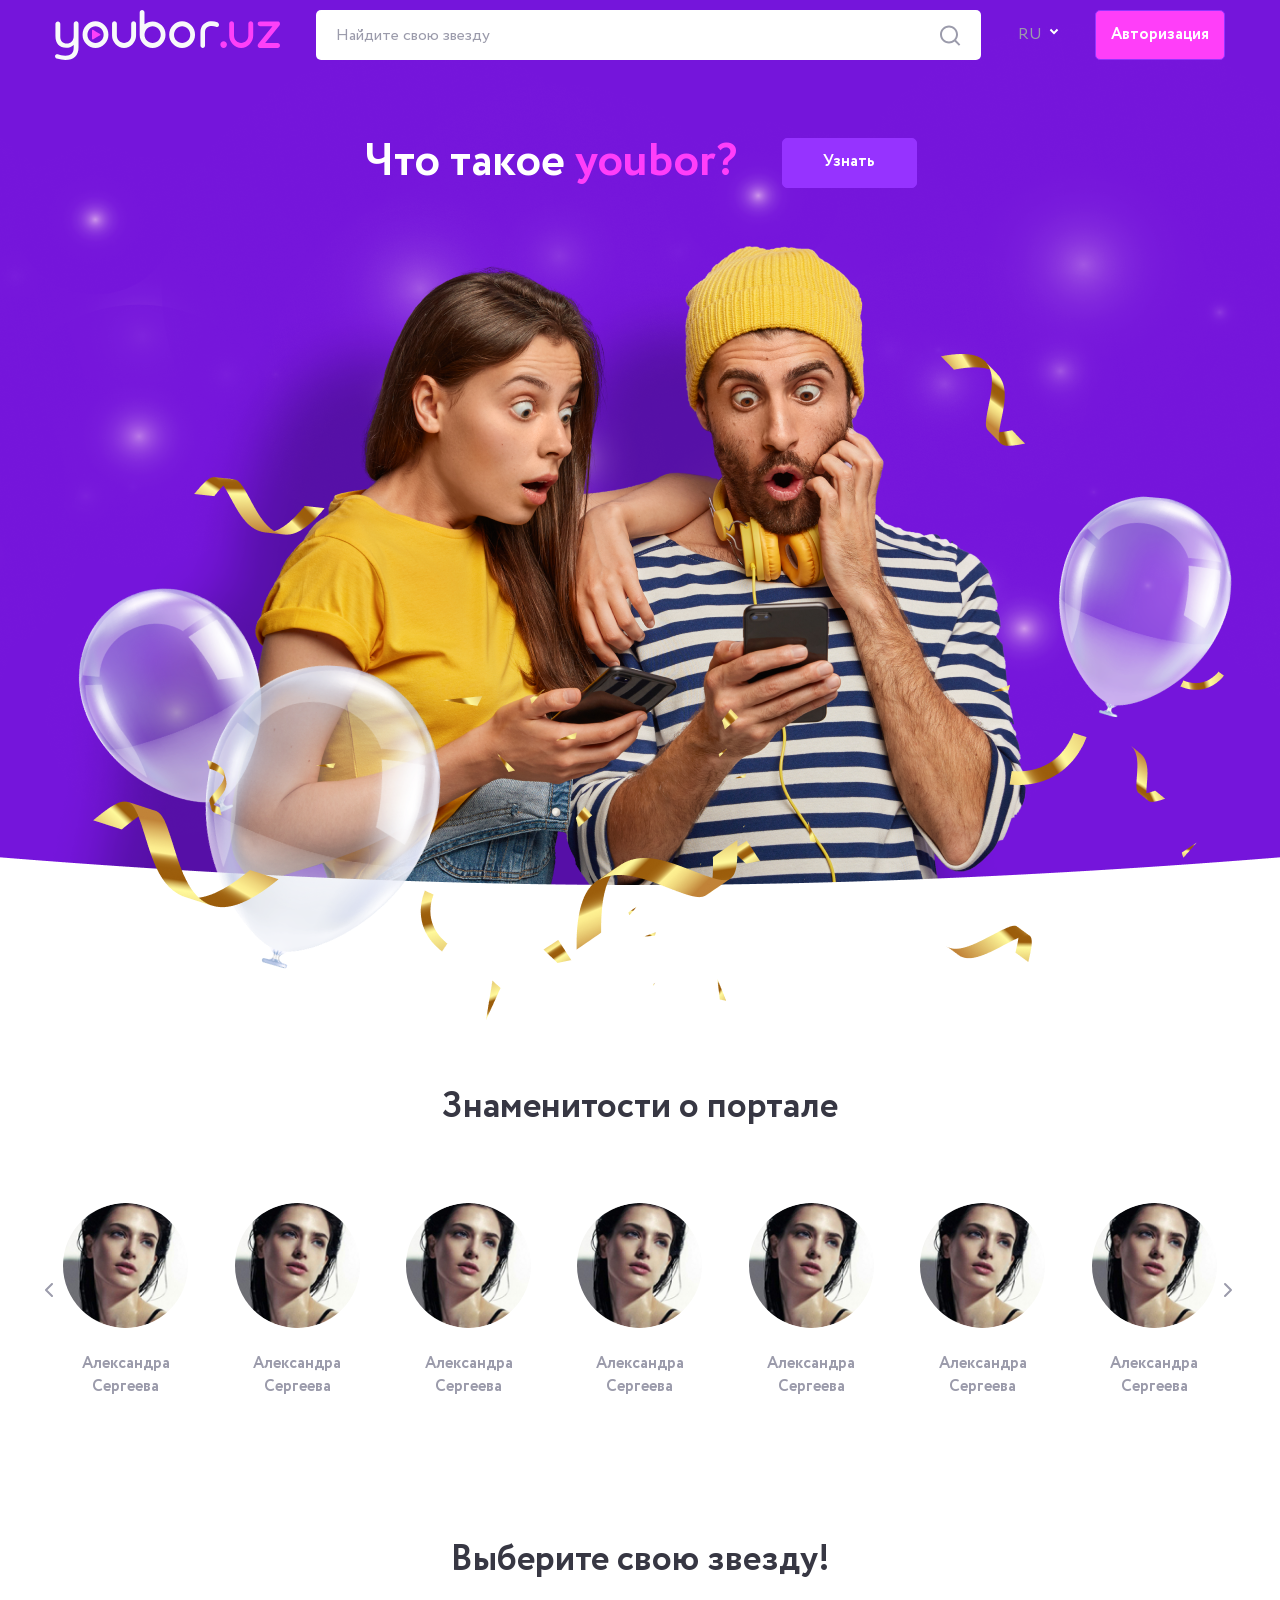
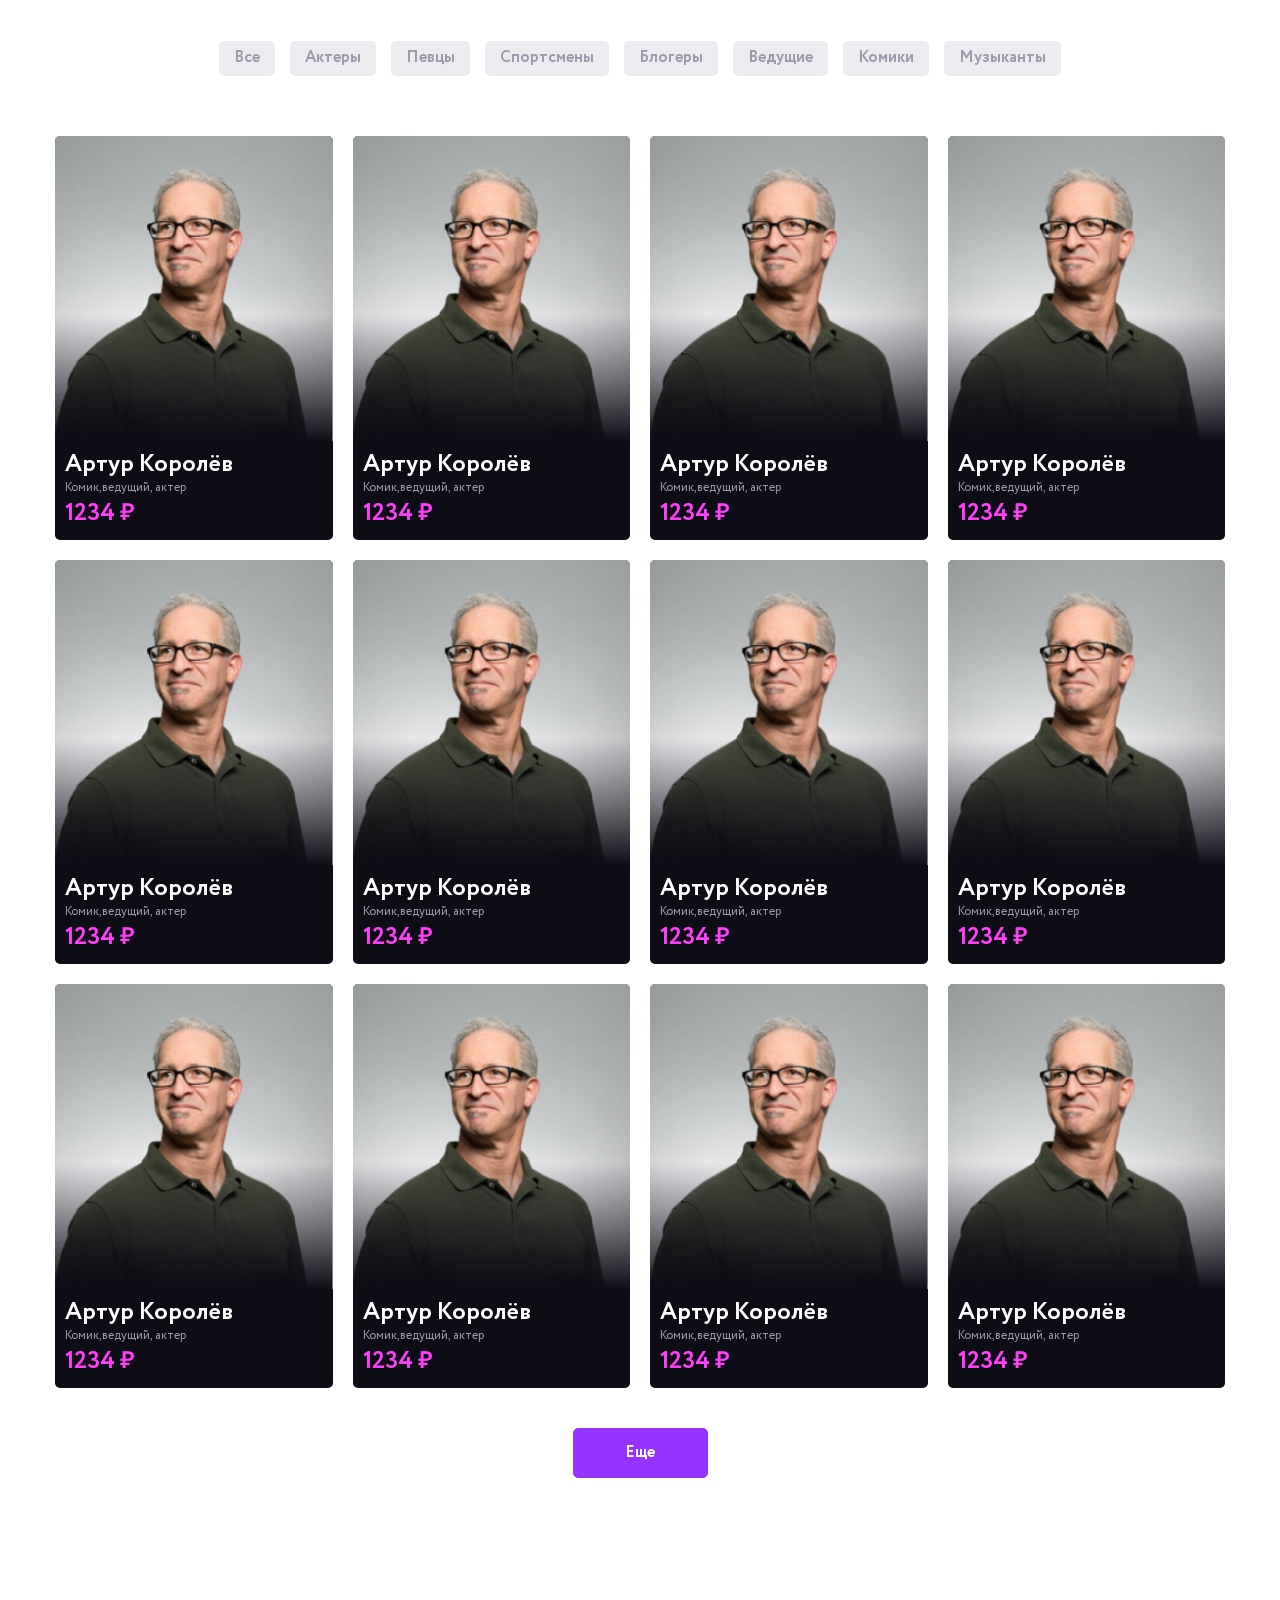
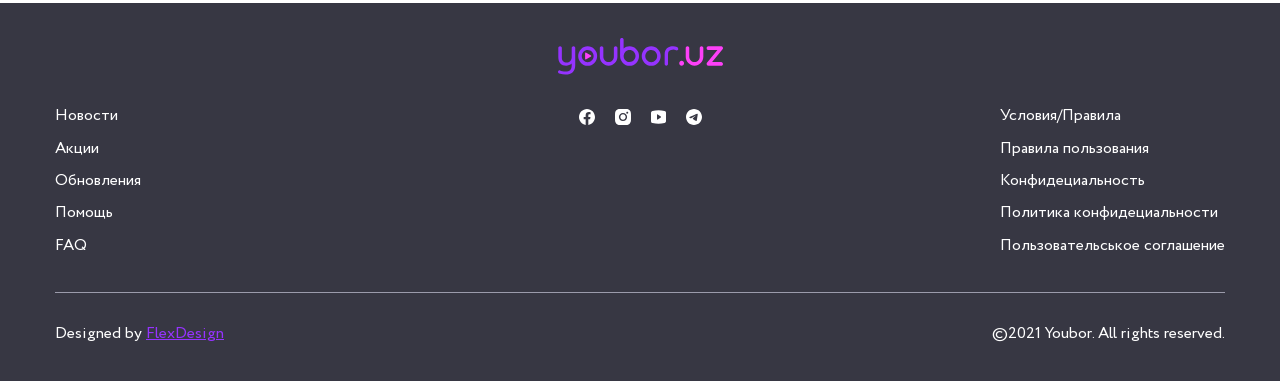
<file: app/index.html>
<!DOCTYPE html>
<html lang="ru">

<head>

	<meta charset="utf-8">
	<title>youbor.uz</title>
	<meta name="description" content="youbor.uz">
	<meta name="viewport" content="width=device-width">
	<link rel="icon" href="img/favicon.ico">
	<!-- <meta property="og:image" content="img/preview.jpg"> -->
	<link rel="stylesheet" href="css/app.min.css?v=1">
	<script src="js/app.min.js" defer></script>

</head>

<body>

	<header class="header">
		<div class="header__container container">

			<div class="header__wrap">
				<a href="/" class="header__logo">
					<img src="img/logo.svg" alt="">
				</a>
	
				<div class="header__search">
					<input type="text" name="search" placeholder="Найдите свою звезду">
				</div>
	
				<div class="header__lang">
					<div class="header__lang_item">
						<span>RU</span>
						<img src="img/arrow.svg" alt="">
					</div>
					<ul class="header__lang_submenu">
						<li>
							<a href="#">UZ</a>
						</li>
					</ul>
				</div>
	
				<a href="#" class="header__btn btn">
					Авторизация
				</a>
	
				<button class="hamburger" type="button">
					<span class="hamburger__item"></span>
				</button>
			</div>

			<div class="header__search header__search--mobile">
				<input type="text" name="search" placeholder="Найдите свою звезду">
			</div>
		</div>

	</header>

	<main class="main main--index">
		
		<section class="hero">
			<div class="swiper hero__slider heroSlider">
				<div class="swiper-wrapper hero__wrapper heroWrapper">
					<div class="swiper-slide hero__slide hero__slide--1 heroSlide">
						<div class="hero__text">
							<h1 class="h1 hero__title">Что такое <span>youbor?</span></h1>
							<a href="#" class="hero__btn btn modal__edits">Узнать</a>
						</div>
					</div>
					<div class="swiper-slide hero__slide hero__slide--2 heroSlide">
						<div class="hero__text">
							<h1 class="h1 hero__title">Youbor добро</span></h1>
							<a href="#" class="hero__btn btn modal__edits">Узнать</a>
						</div>
					</div>
					<div class="swiper-slide hero__slide hero__slide--3 heroSlide">
						<div class="hero__text">
							<h1 class="h1 hero__title">Будь ближе к звезде</span></h1>
							<a href="#" class="hero__btn btn modal__edits">Узнать</a>
						</div>
					</div>
				</div>
			</div>
		</section>

		<section class="celeb">
			<div class="celeb__container container">
				<h2 class="h2 celeb__title">
					Знаменитости о портале
				</h2>

				<div class="swiper celeb__slider celebSlider">
					<div class="swiper-wrapper celeb__wrapper celebWrapper">
						<div class="swiper-slide celeb__slide celebSlide">
							<div class="celeb__img">
								<img src="img/celeb.jpg" alt="">
							</div>
							<p class="celeb__name">
								Александра<br> Сергеева
							</p>
						</div>
						<div class="swiper-slide celeb__slide celebSlide">
							<div class="celeb__img">
								<img src="img/celeb.jpg" alt="">
							</div>
							<p class="celeb__name">
								Александра<br> Сергеева
							</p>
						</div>
						<div class="swiper-slide celeb__slide celebSlide">
							<div class="celeb__img">
								<img src="img/celeb.jpg" alt="">
							</div>
							<p class="celeb__name">
								Александра<br> Сергеева
							</p>
						</div>
						<div class="swiper-slide celeb__slide celebSlide">
							<div class="celeb__img">
								<img src="img/celeb.jpg" alt="">
							</div>
							<p class="celeb__name">
								Александра<br> Сергеева
							</p>
						</div>
						<div class="swiper-slide celeb__slide celebSlide">
							<div class="celeb__img">
								<img src="img/celeb.jpg" alt="">
							</div>
							<p class="celeb__name">
								Александра<br> Сергеева
							</p>
						</div>
						<div class="swiper-slide celeb__slide celebSlide">
							<div class="celeb__img">
								<img src="img/celeb.jpg" alt="">
							</div>
							<p class="celeb__name">
								Александра<br> Сергеева
							</p>
						</div>
						<div class="swiper-slide celeb__slide celebSlide">
							<div class="celeb__img">
								<img src="img/celeb.jpg" alt="">
							</div>
							<p class="celeb__name">
								Александра<br> Сергеева
							</p>
						</div>
						<div class="swiper-slide celeb__slide celebSlide">
							<div class="celeb__img">
								<img src="img/celeb.jpg" alt="">
							</div>
							<p class="celeb__name">
								Александра<br> Сергеева
							</p>
						</div>

					</div>
					<div class="celeb__btn_next celebBtnNext">
						<svg width="24" height="24" viewBox="0 0 24 24" fill="none" xmlns="http://www.w3.org/2000/svg">
							<path d="M9 18L15 12L9 6" stroke="#9B9BAB" stroke-width="2" stroke-linecap="round" stroke-linejoin="round"/>
						</svg>
					</div>
					<div class="celeb__btn_prev celebBtnPrev">
						<svg width="8" height="14" viewBox="0 0 8 14" fill="none" xmlns="http://www.w3.org/2000/svg">
							<path d="M7 13L1 7L7 1" stroke="#9B9BAB" stroke-width="2" stroke-linecap="round" stroke-linejoin="round"/>
						</svg>
					</div>
				</div>
				
			</div>
		</section>

		<section class="star">
			<div class="star__container container">
				<h2 class="h2 star__title">
					Выберите свою звезду!
				</h2>

				<div class="star__filter">
					<div class="toggle">
						<input type="checkbox" class="checkbox" name="checkbox" id="toggle__input1">
						<label for="toggle__input1" class="label" value="1">Все</label>
					</div>
					<div class="toggle">
						<input type="checkbox" class="checkbox" name="checkbox" id="toggle__input2">
						<label for="toggle__input2" class="label" value="2">Актеры</label>
					</div>
					<div class="toggle">
						<input type="checkbox" class="checkbox" name="checkbox" id="toggle__input3">
						<label for="toggle__input3" class="label" value="3">Певцы</label>
					</div>
					<div class="toggle">
						<input type="checkbox" class="checkbox" name="checkbox" id="toggle__input4">
						<label for="toggle__input4" class="label" value="4+">Спортсмены</label>
					</div>
					<div class="toggle">
						<input type="checkbox" class="checkbox" name="checkbox" id="toggle__input5">
						<label for="toggle__input5" class="label" value="1">Блогеры</label>
					</div>
					<div class="toggle">
						<input type="checkbox" class="checkbox" name="checkbox" id="toggle__input6">
						<label for="toggle__input6" class="label" value="2">Ведущие</label>
					</div>
					<div class="toggle">
						<input type="checkbox" class="checkbox" name="checkbox" id="toggle__input7">
						<label for="toggle__input7" class="label" value="3">Комики</label>
					</div>
					<div class="toggle">
						<input type="checkbox" class="checkbox" name="checkbox" id="toggle__input8">
						<label for="toggle__input8" class="label" value="4+">Музыканты</label>
					</div>
				</div>

				<div class="star__content">
					<a href="#" class="star__item">
						<div class="star__img">
							<img src="img/star.jpg" alt="">
						</div>
						<div class="star__info">
							<h3 class="h3 star__name">Артур Королёв</h3>
							<p class="star__desc">Комик,ведущий, актер</p>
							<p class="star__price">1234 ₽</p>
						</div>
					</a>
					<a href="#" class="star__item">
						<div class="star__img">
							<img src="img/star.jpg" alt="">
						</div>
						<div class="star__info">
							<h3 class="h3 star__name">Артур Королёв</h3>
							<p class="star__desc">Комик,ведущий, актер</p>
							<p class="star__price">1234 ₽</p>
						</div>
					</a>
					<a href="#" class="star__item">
						<div class="star__img">
							<img src="img/star.jpg" alt="">
						</div>
						<div class="star__info">
							<h3 class="h3 star__name">Артур Королёв</h3>
							<p class="star__desc">Комик,ведущий, актер</p>
							<p class="star__price">1234 ₽</p>
						</div>
					</a>
					<a href="#" class="star__item">
						<div class="star__img">
							<img src="img/star.jpg" alt="">
						</div>
						<div class="star__info">
							<h3 class="h3 star__name">Артур Королёв</h3>
							<p class="star__desc">Комик,ведущий, актер</p>
							<p class="star__price">1234 ₽</p>
						</div>
					</a>
					<a href="#" class="star__item">
						<div class="star__img">
							<img src="img/star.jpg" alt="">
						</div>
						<div class="star__info">
							<h3 class="h3 star__name">Артур Королёв</h3>
							<p class="star__desc">Комик,ведущий, актер</p>
							<p class="star__price">1234 ₽</p>
						</div>
					</a>
					<a href="#" class="star__item">
						<div class="star__img">
							<img src="img/star.jpg" alt="">
						</div>
						<div class="star__info">
							<h3 class="h3 star__name">Артур Королёв</h3>
							<p class="star__desc">Комик,ведущий, актер</p>
							<p class="star__price">1234 ₽</p>
						</div>
					</a>
					<a href="#" class="star__item">
						<div class="star__img">
							<img src="img/star.jpg" alt="">
						</div>
						<div class="star__info">
							<h3 class="h3 star__name">Артур Королёв</h3>
							<p class="star__desc">Комик,ведущий, актер</p>
							<p class="star__price">1234 ₽</p>
						</div>
					</a>
					<a href="#" class="star__item">
						<div class="star__img">
							<img src="img/star.jpg" alt="">
						</div>
						<div class="star__info">
							<h3 class="h3 star__name">Артур Королёв</h3>
							<p class="star__desc">Комик,ведущий, актер</p>
							<p class="star__price">1234 ₽</p>
						</div>
					</a>
					<a href="#" class="star__item">
						<div class="star__img">
							<img src="img/star.jpg" alt="">
						</div>
						<div class="star__info">
							<h3 class="h3 star__name">Артур Королёв</h3>
							<p class="star__desc">Комик,ведущий, актер</p>
							<p class="star__price">1234 ₽</p>
						</div>
					</a>
					<a href="#" class="star__item">
						<div class="star__img">
							<img src="img/star.jpg" alt="">
						</div>
						<div class="star__info">
							<h3 class="h3 star__name">Артур Королёв</h3>
							<p class="star__desc">Комик,ведущий, актер</p>
							<p class="star__price">1234 ₽</p>
						</div>
					</a>
					<a href="#" class="star__item">
						<div class="star__img">
							<img src="img/star.jpg" alt="">
						</div>
						<div class="star__info">
							<h3 class="h3 star__name">Артур Королёв</h3>
							<p class="star__desc">Комик,ведущий, актер</p>
							<p class="star__price">1234 ₽</p>
						</div>
					</a>
					<a href="#" class="star__item">
						<div class="star__img">
							<img src="img/star.jpg" alt="">
						</div>
						<div class="star__info">
							<h3 class="h3 star__name">Артур Королёв</h3>
							<p class="star__desc">Комик,ведущий, актер</p>
							<p class="star__price">1234 ₽</p>
						</div>
					</a>
				</div>

				<div class="star__btn btn">Еще</div>
			</div>
		</section>
		
	</main>

	<footer class="footer">
		<div class="footer__container container">
			<a href="#" class="footer__logo">
				<img src="img/logo_footer.svg" alt="">
			</a>

			<div class="footer__wrap">
				<nav class="footer__nav footer__nav--left">
					<ul>
						<li>
							<a href="#">Новости</a>
						</li>
						<li>
							<a href="#">Акции</a>
						</li>
						<li>
							<a href="#">Обновления</a>
						</li>
						<li>
							<a href="#">Помощь</a>
						</li>
						<li>
							<a href="#">FAQ</a>
						</li>
					</ul>
				</nav>

				<div class="footer__links">
					<a href="#">
						<svg width="16" height="16" viewBox="0 0 16 16" fill="none" xmlns="http://www.w3.org/2000/svg">
							<path fill-rule="evenodd" clip-rule="evenodd" d="M0 8.04467C0 12.022 2.88867 15.3293 6.66667 16V10.222H4.66667V8H6.66667V6.222C6.66667 4.222 7.95533 3.11133 9.778 3.11133C10.3553 3.11133 10.978 3.2 11.5553 3.28867V5.33333H10.5333C9.55533 5.33333 9.33333 5.822 9.33333 6.44467V8H11.4667L11.1113 10.222H9.33333V16C13.1113 15.3293 16 12.0227 16 8.04467C16 3.62 12.4 0 8 0C3.6 0 0 3.62 0 8.04467Z" fill="white"/>
						</svg>
					</a>
					<a href="#">
						<svg width="16" height="16" viewBox="0 0 16 16" fill="none" xmlns="http://www.w3.org/2000/svg">
							<path d="M7.99785 5.3322C6.52888 5.3322 5.3301 6.53101 5.3301 8C5.3301 9.46899 6.52888 10.6678 7.99785 10.6678C9.46681 10.6678 10.6656 9.46899 10.6656 8C10.6656 6.53101 9.46681 5.3322 7.99785 5.3322ZM15.9991 8C15.9991 6.89525 16.0091 5.80051 15.9471 4.69777C15.885 3.4169 15.5928 2.28014 14.6562 1.3435C13.7176 0.404868 12.5829 0.114672 11.302 0.0526304C10.1973 -0.0094115 9.10258 0.000595291 7.99985 0.000595291C6.89512 0.000595291 5.80041 -0.0094115 4.69768 0.0526304C3.41684 0.114672 2.28009 0.40687 1.34348 1.3435C0.404861 2.28214 0.11467 3.4169 0.0526294 4.69777C-0.00941132 5.80252 0.000595279 6.89725 0.000595279 8C0.000595279 9.10275 -0.00941132 10.1995 0.0526294 11.3022C0.11467 12.5831 0.406862 13.7199 1.34348 14.6565C2.28209 15.5951 3.41684 15.8853 4.69768 15.9474C5.80241 16.0094 6.89713 15.9994 7.99985 15.9994C9.10458 15.9994 10.1993 16.0094 11.302 15.9474C12.5829 15.8853 13.7196 15.5931 14.6562 14.6565C15.5948 13.7179 15.885 12.5831 15.9471 11.3022C16.0111 10.1995 15.9991 9.10475 15.9991 8ZM7.99785 12.1048C5.72636 12.1048 3.89315 10.2715 3.89315 8C3.89315 5.72847 5.72636 3.89523 7.99785 3.89523C10.2693 3.89523 12.1025 5.72847 12.1025 8C12.1025 10.2715 10.2693 12.1048 7.99785 12.1048ZM12.2707 4.68576C11.7403 4.68576 11.312 4.25747 11.312 3.72711C11.312 3.19675 11.7403 2.76847 12.2707 2.76847C12.801 2.76847 13.2293 3.19675 13.2293 3.72711C13.2294 3.85305 13.2048 3.97778 13.1566 4.09416C13.1085 4.21054 13.0379 4.31628 12.9489 4.40533C12.8598 4.49438 12.7541 4.56499 12.6377 4.61311C12.5213 4.66123 12.3966 4.68592 12.2707 4.68576Z" fill="white"/>
						</svg>
					</a>
					<a href="#">
						<svg width="15" height="14" viewBox="0 0 15 14" fill="none" xmlns="http://www.w3.org/2000/svg">
							<path fill-rule="evenodd" clip-rule="evenodd" d="M1.506 0.891232C5.45715 -0.0119211 9.54285 -0.0119211 13.494 0.891232C13.9203 0.988635 14.3024 1.23907 14.5765 1.60073C14.8506 1.96239 15.0001 2.41338 15 2.87843V11.1216C15 12.0795 14.372 12.9083 13.494 13.1088C9.54286 14.012 5.45714 14.012 1.506 13.1088C1.07969 13.0114 0.697599 12.761 0.423516 12.3993C0.149432 12.0377 -5.80309e-05 11.5867 1.68988e-08 11.1216V2.87843C1.68988e-08 1.92057 0.628 1.09177 1.506 0.891232V0.891232ZM6.777 4.42297C6.70171 4.36952 6.61423 4.33886 6.52389 4.33425C6.43355 4.32964 6.34373 4.35125 6.264 4.39679C6.18427 4.44232 6.1176 4.51007 6.07111 4.59283C6.02462 4.67558 6.00005 4.77023 6 4.8667V9.13337C6.00005 9.22984 6.02462 9.32449 6.07111 9.40724C6.1176 9.48999 6.18427 9.55774 6.264 9.60328C6.34373 9.64881 6.43355 9.67042 6.52389 9.66581C6.61423 9.6612 6.70171 9.63054 6.777 9.5771L9.777 7.44377C9.84548 7.39506 9.90163 7.32908 9.94046 7.25167C9.97929 7.17426 9.99961 7.08783 9.99961 7.00003C9.99961 6.91224 9.97929 6.8258 9.94046 6.7484C9.90163 6.67099 9.84548 6.605 9.777 6.5563L6.777 4.42297V4.42297Z" fill="white"/>
						</svg>
					</a>
					<a href="#">
						<svg width="16" height="16" viewBox="0 0 16 16" fill="none" xmlns="http://www.w3.org/2000/svg">
							<path fill-rule="evenodd" clip-rule="evenodd" d="M16 8C16 12.418 12.418 16 8 16C3.582 16 0 12.418 0 8C0 3.582 3.582 0 8 0C12.418 0 16 3.582 16 8ZM8.28667 5.906C7.50867 6.22933 5.95333 6.89933 3.62133 7.91533C3.24267 8.066 3.044 8.21333 3.026 8.35733C2.99533 8.60133 3.30067 8.69733 3.71533 8.82733C3.772 8.84533 3.83067 8.86333 3.89067 8.88333C4.29933 9.016 4.84867 9.17133 5.134 9.17733C5.39333 9.18267 5.68267 9.076 6.002 8.85733C8.18067 7.386 9.30533 6.64267 9.376 6.62667C9.426 6.61533 9.49533 6.60067 9.542 6.64267C9.58867 6.684 9.584 6.76267 9.57933 6.784C9.54867 6.91267 8.35267 8.02533 7.73267 8.60133C7.53933 8.78067 7.40267 8.908 7.37467 8.93733C7.312 9.002 7.248 9.064 7.18667 9.12333C6.80667 9.48867 6.52267 9.76333 7.20267 10.2113C7.52933 10.4267 7.79067 10.6047 8.05133 10.782C8.336 10.976 8.62 11.1693 8.988 11.4107C9.08133 11.472 9.17067 11.5353 9.258 11.5973C9.58933 11.834 9.88733 12.046 10.2553 12.0127C10.4687 11.9927 10.69 11.792 10.802 11.1927C11.0667 9.77533 11.588 6.706 11.7087 5.44067C11.716 5.33561 11.7115 5.23006 11.6953 5.126C11.6856 5.04195 11.6447 4.96462 11.5807 4.90933C11.4853 4.83133 11.3373 4.81467 11.2707 4.816C10.97 4.82133 10.5087 4.982 8.28667 5.906Z" fill="white"/>
							</svg>
					</a>
				</div>

				<nav class="footer__nav">
					<ul>
						<li>
							<a href="#">Условия/Правила</a>
						</li>
						<li>
							<a href="#">Правила пользования</a>
						</li>
						<li>
							<a href="#">Конфидециальность</a>
						</li>
						<li>
							<a href="#">Политика конфидециальности</a>
						</li>
						<li>
							<a href="#">Пользовательськое соглашение</a>
						</li>
					</ul>
				</nav>
			</div>

			<div class="footer__bottom">
				<div class="footer__dev">
					Designed by
					<a href="http://flex-design.net/" target="_blank">FlexDesign</a>
				</div>

				<p class="footer__copyright">
					©2021 Youbor. All rights reserved.
				</p>

			</div>
		</div>
	</footer>

	<!-- MODAL -->

	<div class="modal" id="modal__edits">
		<div class="modal__wrap">

			<button class="close modal__close" type="button">
				<span></span>
				<span></span>
			</button>

			<h3 class="h3 modal__title">Что такое <span>youbor?</span></h3>

			<div class="modal__text">
				<p class="modal__subtitle">
					Youbor – это сайт для заказа персональных видео от звёзд шоу-бизнеса, 
					ТВ и кино, спорта, блогеров, ведущих и комиков.
				</p>
	
				<span class="modal__quest">Как работает сервис? </span>
				<p class="modal__answer">
					Чтобы заказать видео от звезды, больше не нужно писать ей в direct, ждать и 
					надеяться, что Ваше сообщение увидят. На платформе достаточно пройти 4 простых шага:
				</p>
	
				<span class="modal__quest">• Выберите знаменитость</span>
				<p class="modal__answer">
					Воспользуйтесь поиском, если знаете, кто тебе нужен, или воспользуйтесь 
					категориями, если еще не определились.
				</p>
	
				<span class="modal__quest">• Опишите, что хотели бы услышать</span>
				<p class="modal__answer">
					Заполните заявку, укажите, для кого видео, с чем поздравить или что нужно сказать. 
					Рекомендуем детально рассказать об адресате видео, его хобби. 
					Так звезда сможет еще больше персонализировать поздравление!
				</p>
				
				<span class="modal__quest">• Проверьте и оплатите заказ.</span>
				<p class="modal__answer">
					Внимательно проверьте всю информацию перед отправкой. 
					Если все верно – нажмите кнопку “Оплатить”. 
				</p>
				
				<span class="modal__quest">• Получите видео и сделайте подарок.</span>
				<p class="modal__answer">
					В течении недели знаменитость запишет видео и Вы получите его на свой телеграм. 
					Как подарить – дело фантазии. Можете отправить по, Telegram или Whatsapp, 
					а можете в разгар праздника включить на большом
				</p>
				<span class="modal__quest">Как работает сервис? </span>
				<p class="modal__answer">
					Чтобы заказать видео от звезды, больше не нужно писать ей в direct, ждать и 
					надеяться, что Ваше сообщение увидят. На платформе достаточно пройти 4 простых шага:
				</p>
	
				<span class="modal__quest">• Выберите знаменитость</span>
				<p class="modal__answer">
					Воспользуйтесь поиском, если знаете, кто тебе нужен, или воспользуйтесь 
					категориями, если еще не определились.
				</p>
	
				<span class="modal__quest">• Опишите, что хотели бы услышать</span>
				<p class="modal__answer">
					Заполните заявку, укажите, для кого видео, с чем поздравить или что нужно сказать. 
					Рекомендуем детально рассказать об адресате видео, его хобби. 
					Так звезда сможет еще больше персонализировать поздравление!
				</p>
				
				<span class="modal__quest">• Проверьте и оплатите заказ.</span>
				<p class="modal__answer">
					Внимательно проверьте всю информацию перед отправкой. 
					Если все верно – нажмите кнопку “Оплатить”. 
				</p>
				
				<span class="modal__quest">• Получите видео и сделайте подарок.</span>
				<p class="modal__answer">
					В течении недели знаменитость запишет видео и Вы получите его на свой телеграм. 
					Как подарить – дело фантазии. Можете отправить по, Telegram или Whatsapp, 
					а можете в разгар праздника включить на большом
				</p>
			</div>

		</div>
	</div>

</body>
</html>
</file>
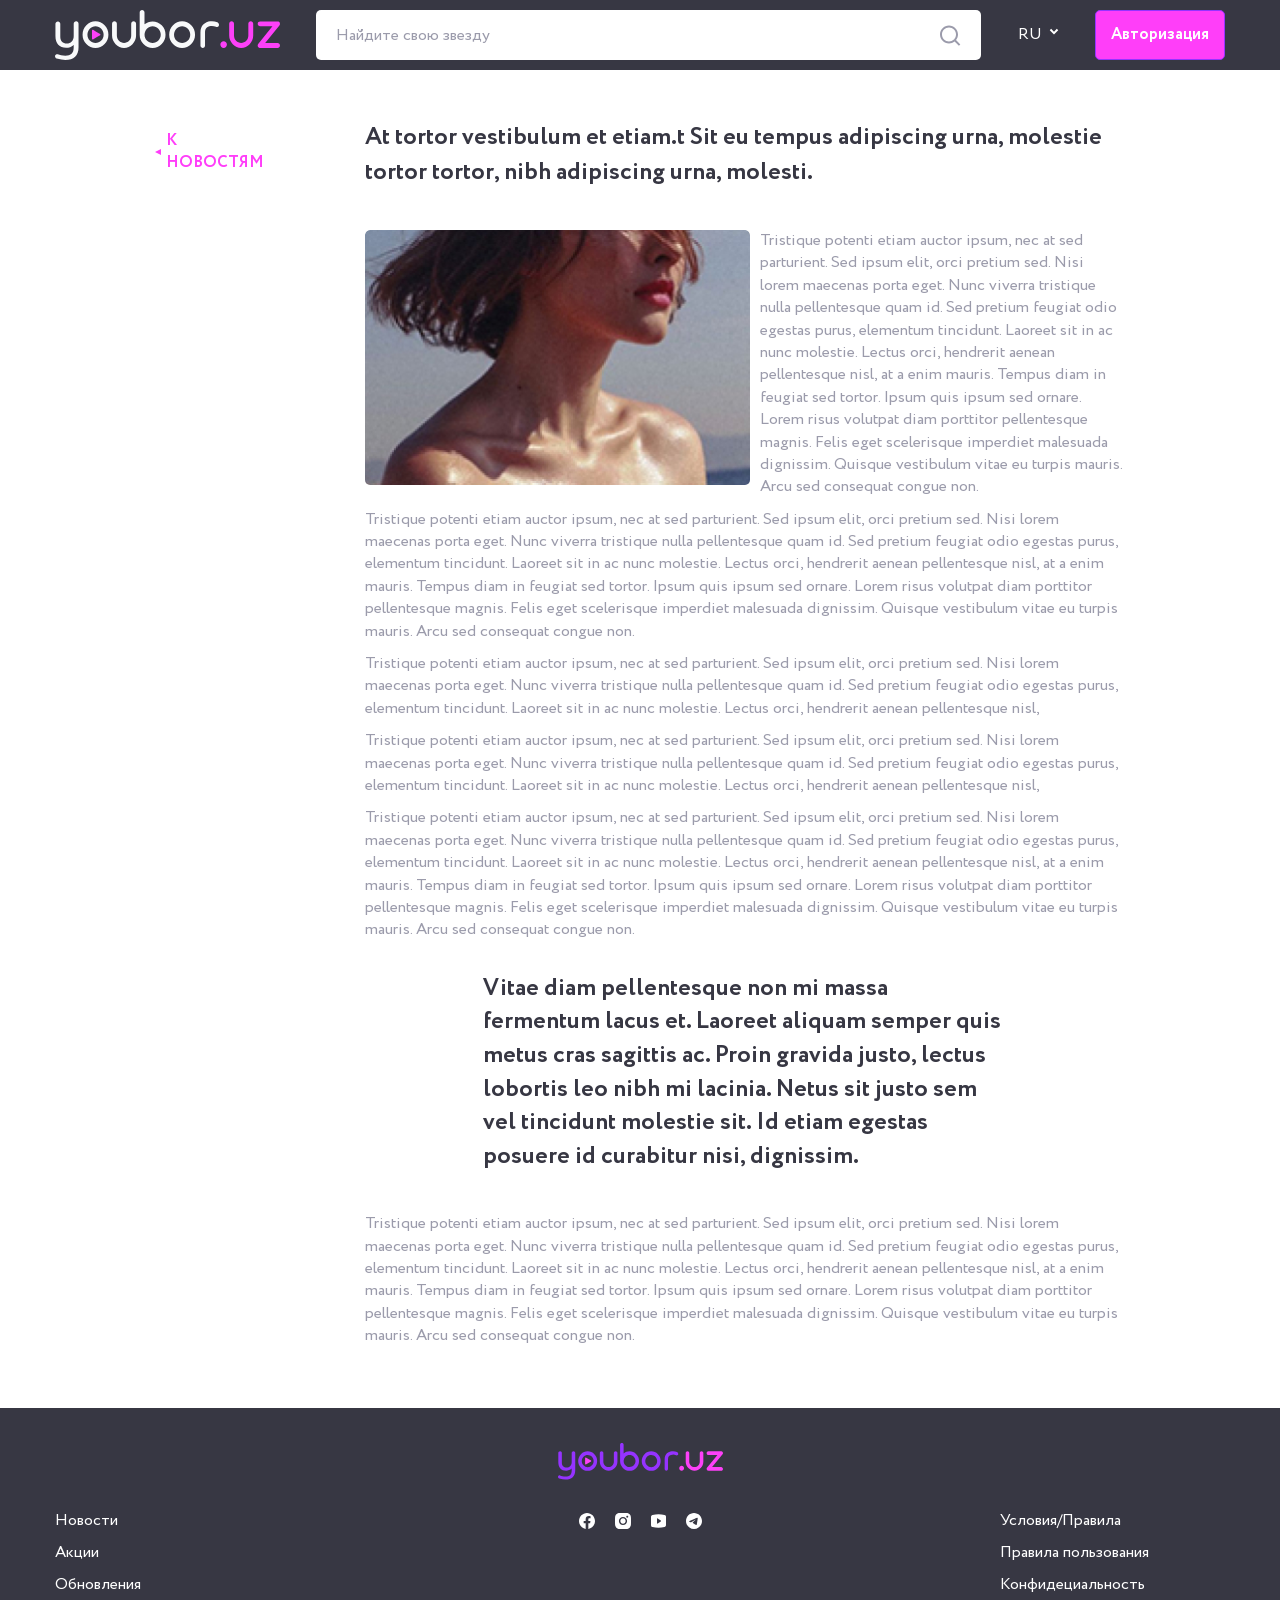
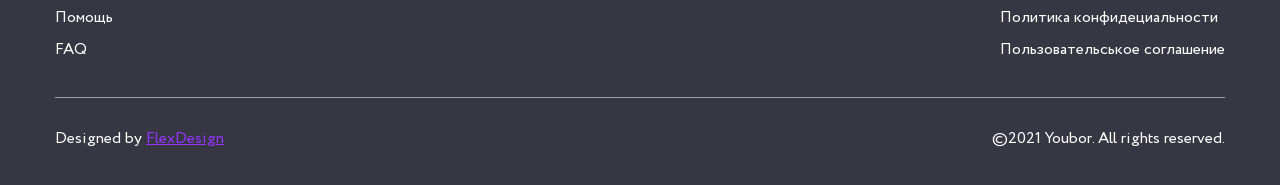
<file: app/article.html>
<!DOCTYPE html>
<html lang="ru">

<head>

	<meta charset="utf-8">
	<title>Статья</title>
	<meta name="description" content="youbor.uz">
	<meta name="viewport" content="width=device-width">
	<link rel="icon" href="img/favicon.ico">
	<!-- <meta property="og:image" content="img/preview.jpg"> -->
	<link rel="stylesheet" href="css/app.min.css?v=1">
	<script src="js/app.min.js" defer></script>

</head>

<body>

	<header class="header header--dark">
		<div class="header__container container">

			<div class="header__wrap">
				<a href="/" class="header__logo">
					<img src="img/logo.svg" alt="">
				</a>
	
				<div class="header__search">
					<input type="text" name="search" placeholder="Найдите свою звезду">
				</div>
	
				<div class="header__lang">
					<div class="header__lang_item">
						<span>RU</span>
						<img src="img/arrow.svg" alt="">
					</div>
					<ul class="header__lang_submenu">
						<li>
							<a href="#">UZ</a>
						</li>
					</ul>
				</div>
	
				<a href="" class="header__btn btn">
					Авторизация
				</a>
	
				<button class="hamburger" type="button">
					<span class="hamburger__item"></span>
				</button>
			</div>

			<div class="header__search header__search--mobile">
				<input type="text" name="search" placeholder="Найдите свою звезду">
			</div>
		</div>

	</header>

	<main class="main">

		<section class="article">
			<div class="article__container">

				<div class="article__bread">
					<a class="article__link">
						<span></span>
						К новостям
					</a>
				</div>

				<div class="article__wrap">
					<h1 class="h3 article__title">
						At tortor vestibulum et etiam.t Sit eu tempus adipiscing urna, 
						molestie tortor tortor, nibh adipiscing urna, molesti.
					</h1>

					<div class="article__img">
						<img src="img/blog.jpg" alt="">
					</div>

					<p>
						Tristique potenti etiam auctor ipsum, nec at sed parturient. Sed ipsum elit, 
						orci pretium sed. Nisi lorem maecenas porta eget. Nunc viverra tristique nulla 
						pellentesque quam id. Sed pretium feugiat odio egestas purus, elementum tincidunt. 
						Laoreet sit in ac nunc molestie. Lectus orci, hendrerit aenean pellentesque nisl, 
						at a enim mauris. Tempus diam in feugiat sed tortor. Ipsum quis ipsum sed ornare. 
						Lorem risus volutpat diam porttitor pellentesque magnis. Felis eget scelerisque 
						imperdiet malesuada dignissim. Quisque vestibulum vitae eu turpis mauris. Arcu 
						sed consequat congue non. 
					</p>
					<p>
						Tristique potenti etiam auctor ipsum, nec at sed parturient. Sed ipsum elit, 
						orci pretium sed. Nisi lorem maecenas porta eget. Nunc viverra tristique nulla 
						pellentesque quam id. Sed pretium feugiat odio egestas purus, elementum tincidunt. 
						Laoreet sit in ac nunc molestie. Lectus orci, hendrerit aenean pellentesque nisl, 
						at a enim mauris. Tempus diam in feugiat sed tortor. Ipsum quis ipsum sed ornare. 
						Lorem risus volutpat diam porttitor pellentesque magnis. Felis eget scelerisque 
						imperdiet malesuada dignissim. Quisque vestibulum vitae eu turpis mauris. Arcu 
						sed consequat congue non. 
					</p>
					<p>
						Tristique potenti etiam auctor ipsum, nec at sed parturient. Sed ipsum elit, 
						orci pretium sed. Nisi lorem maecenas porta eget. Nunc viverra tristique nulla 
						pellentesque quam id. Sed pretium feugiat odio egestas purus, elementum tincidunt. 
						Laoreet sit in ac nunc molestie. Lectus orci, hendrerit aenean pellentesque nisl, 
					</p>
					<p>
						Tristique potenti etiam auctor ipsum, nec at sed parturient. Sed ipsum elit, 
						orci pretium sed. Nisi lorem maecenas porta eget. Nunc viverra tristique nulla 
						pellentesque quam id. Sed pretium feugiat odio egestas purus, elementum tincidunt. 
						Laoreet sit in ac nunc molestie. Lectus orci, hendrerit aenean pellentesque nisl, 
					</p>
					<p>
						Tristique potenti etiam auctor ipsum, nec at sed parturient. Sed ipsum elit, 
						orci pretium sed. Nisi lorem maecenas porta eget. Nunc viverra tristique nulla 
						pellentesque quam id. Sed pretium feugiat odio egestas purus, elementum tincidunt. 
						Laoreet sit in ac nunc molestie. Lectus orci, hendrerit aenean pellentesque nisl, 
						at a enim mauris. Tempus diam in feugiat sed tortor. Ipsum quis ipsum sed ornare. 
						Lorem risus volutpat diam porttitor pellentesque magnis. Felis eget scelerisque 
						imperdiet malesuada dignissim. Quisque vestibulum vitae eu turpis mauris. Arcu 
						sed consequat congue non. 
					</p>
					<blockquote>
						Vitae diam pellentesque non mi massa fermentum lacus et. Laoreet aliquam 
						semper quis metus cras sagittis ac. Proin gravida justo, lectus lobortis leo 
						nibh mi lacinia. Netus sit justo sem vel tincidunt molestie sit. Id etiam 
						egestas posuere id curabitur nisi, dignissim.
					</blockquote>
					<p>
						Tristique potenti etiam auctor ipsum, nec at sed parturient. Sed ipsum elit, 
						orci pretium sed. Nisi lorem maecenas porta eget. Nunc viverra tristique nulla 
						pellentesque quam id. Sed pretium feugiat odio egestas purus, elementum tincidunt. 
						Laoreet sit in ac nunc molestie. Lectus orci, hendrerit aenean pellentesque nisl, 
						at a enim mauris. Tempus diam in feugiat sed tortor. Ipsum quis ipsum sed ornare. 
						Lorem risus volutpat diam porttitor pellentesque magnis. Felis eget scelerisque 
						imperdiet malesuada dignissim. Quisque vestibulum vitae eu turpis mauris. Arcu 
						sed consequat congue non. 
					</p>
				</div>
			</div>
		</section>

	</main>

	<footer class="footer">
		<div class="footer__container container">
			<a href="#" class="footer__logo">
				<img src="img/logo_footer.svg" alt="">
			</a>

			<div class="footer__wrap">
				<nav class="footer__nav footer__nav--left">
					<ul>
						<li>
							<a href="#">Новости</a>
						</li>
						<li>
							<a href="#">Акции</a>
						</li>
						<li>
							<a href="#">Обновления</a>
						</li>
						<li>
							<a href="#">Помощь</a>
						</li>
						<li>
							<a href="#">FAQ</a>
						</li>
					</ul>
				</nav>

				<div class="footer__links">
					<a href="#">
						<svg width="16" height="16" viewBox="0 0 16 16" fill="none" xmlns="http://www.w3.org/2000/svg">
							<path fill-rule="evenodd" clip-rule="evenodd" d="M0 8.04467C0 12.022 2.88867 15.3293 6.66667 16V10.222H4.66667V8H6.66667V6.222C6.66667 4.222 7.95533 3.11133 9.778 3.11133C10.3553 3.11133 10.978 3.2 11.5553 3.28867V5.33333H10.5333C9.55533 5.33333 9.33333 5.822 9.33333 6.44467V8H11.4667L11.1113 10.222H9.33333V16C13.1113 15.3293 16 12.0227 16 8.04467C16 3.62 12.4 0 8 0C3.6 0 0 3.62 0 8.04467Z" fill="white"/>
						</svg>
					</a>
					<a href="#">
						<svg width="16" height="16" viewBox="0 0 16 16" fill="none" xmlns="http://www.w3.org/2000/svg">
							<path d="M7.99785 5.3322C6.52888 5.3322 5.3301 6.53101 5.3301 8C5.3301 9.46899 6.52888 10.6678 7.99785 10.6678C9.46681 10.6678 10.6656 9.46899 10.6656 8C10.6656 6.53101 9.46681 5.3322 7.99785 5.3322ZM15.9991 8C15.9991 6.89525 16.0091 5.80051 15.9471 4.69777C15.885 3.4169 15.5928 2.28014 14.6562 1.3435C13.7176 0.404868 12.5829 0.114672 11.302 0.0526304C10.1973 -0.0094115 9.10258 0.000595291 7.99985 0.000595291C6.89512 0.000595291 5.80041 -0.0094115 4.69768 0.0526304C3.41684 0.114672 2.28009 0.40687 1.34348 1.3435C0.404861 2.28214 0.11467 3.4169 0.0526294 4.69777C-0.00941132 5.80252 0.000595279 6.89725 0.000595279 8C0.000595279 9.10275 -0.00941132 10.1995 0.0526294 11.3022C0.11467 12.5831 0.406862 13.7199 1.34348 14.6565C2.28209 15.5951 3.41684 15.8853 4.69768 15.9474C5.80241 16.0094 6.89713 15.9994 7.99985 15.9994C9.10458 15.9994 10.1993 16.0094 11.302 15.9474C12.5829 15.8853 13.7196 15.5931 14.6562 14.6565C15.5948 13.7179 15.885 12.5831 15.9471 11.3022C16.0111 10.1995 15.9991 9.10475 15.9991 8ZM7.99785 12.1048C5.72636 12.1048 3.89315 10.2715 3.89315 8C3.89315 5.72847 5.72636 3.89523 7.99785 3.89523C10.2693 3.89523 12.1025 5.72847 12.1025 8C12.1025 10.2715 10.2693 12.1048 7.99785 12.1048ZM12.2707 4.68576C11.7403 4.68576 11.312 4.25747 11.312 3.72711C11.312 3.19675 11.7403 2.76847 12.2707 2.76847C12.801 2.76847 13.2293 3.19675 13.2293 3.72711C13.2294 3.85305 13.2048 3.97778 13.1566 4.09416C13.1085 4.21054 13.0379 4.31628 12.9489 4.40533C12.8598 4.49438 12.7541 4.56499 12.6377 4.61311C12.5213 4.66123 12.3966 4.68592 12.2707 4.68576Z" fill="white"/>
						</svg>
					</a>
					<a href="#">
						<svg width="15" height="14" viewBox="0 0 15 14" fill="none" xmlns="http://www.w3.org/2000/svg">
							<path fill-rule="evenodd" clip-rule="evenodd" d="M1.506 0.891232C5.45715 -0.0119211 9.54285 -0.0119211 13.494 0.891232C13.9203 0.988635 14.3024 1.23907 14.5765 1.60073C14.8506 1.96239 15.0001 2.41338 15 2.87843V11.1216C15 12.0795 14.372 12.9083 13.494 13.1088C9.54286 14.012 5.45714 14.012 1.506 13.1088C1.07969 13.0114 0.697599 12.761 0.423516 12.3993C0.149432 12.0377 -5.80309e-05 11.5867 1.68988e-08 11.1216V2.87843C1.68988e-08 1.92057 0.628 1.09177 1.506 0.891232V0.891232ZM6.777 4.42297C6.70171 4.36952 6.61423 4.33886 6.52389 4.33425C6.43355 4.32964 6.34373 4.35125 6.264 4.39679C6.18427 4.44232 6.1176 4.51007 6.07111 4.59283C6.02462 4.67558 6.00005 4.77023 6 4.8667V9.13337C6.00005 9.22984 6.02462 9.32449 6.07111 9.40724C6.1176 9.48999 6.18427 9.55774 6.264 9.60328C6.34373 9.64881 6.43355 9.67042 6.52389 9.66581C6.61423 9.6612 6.70171 9.63054 6.777 9.5771L9.777 7.44377C9.84548 7.39506 9.90163 7.32908 9.94046 7.25167C9.97929 7.17426 9.99961 7.08783 9.99961 7.00003C9.99961 6.91224 9.97929 6.8258 9.94046 6.7484C9.90163 6.67099 9.84548 6.605 9.777 6.5563L6.777 4.42297V4.42297Z" fill="white"/>
						</svg>
					</a>
					<a href="#">
						<svg width="16" height="16" viewBox="0 0 16 16" fill="none" xmlns="http://www.w3.org/2000/svg">
							<path fill-rule="evenodd" clip-rule="evenodd" d="M16 8C16 12.418 12.418 16 8 16C3.582 16 0 12.418 0 8C0 3.582 3.582 0 8 0C12.418 0 16 3.582 16 8ZM8.28667 5.906C7.50867 6.22933 5.95333 6.89933 3.62133 7.91533C3.24267 8.066 3.044 8.21333 3.026 8.35733C2.99533 8.60133 3.30067 8.69733 3.71533 8.82733C3.772 8.84533 3.83067 8.86333 3.89067 8.88333C4.29933 9.016 4.84867 9.17133 5.134 9.17733C5.39333 9.18267 5.68267 9.076 6.002 8.85733C8.18067 7.386 9.30533 6.64267 9.376 6.62667C9.426 6.61533 9.49533 6.60067 9.542 6.64267C9.58867 6.684 9.584 6.76267 9.57933 6.784C9.54867 6.91267 8.35267 8.02533 7.73267 8.60133C7.53933 8.78067 7.40267 8.908 7.37467 8.93733C7.312 9.002 7.248 9.064 7.18667 9.12333C6.80667 9.48867 6.52267 9.76333 7.20267 10.2113C7.52933 10.4267 7.79067 10.6047 8.05133 10.782C8.336 10.976 8.62 11.1693 8.988 11.4107C9.08133 11.472 9.17067 11.5353 9.258 11.5973C9.58933 11.834 9.88733 12.046 10.2553 12.0127C10.4687 11.9927 10.69 11.792 10.802 11.1927C11.0667 9.77533 11.588 6.706 11.7087 5.44067C11.716 5.33561 11.7115 5.23006 11.6953 5.126C11.6856 5.04195 11.6447 4.96462 11.5807 4.90933C11.4853 4.83133 11.3373 4.81467 11.2707 4.816C10.97 4.82133 10.5087 4.982 8.28667 5.906Z" fill="white"/>
							</svg>
					</a>
				</div>

				<nav class="footer__nav">
					<ul>
						<li>
							<a href="#">Условия/Правила</a>
						</li>
						<li>
							<a href="#">Правила пользования</a>
						</li>
						<li>
							<a href="#">Конфидециальность</a>
						</li>
						<li>
							<a href="#">Политика конфидециальности</a>
						</li>
						<li>
							<a href="#">Пользовательськое соглашение</a>
						</li>
					</ul>
				</nav>
			</div>

			<div class="footer__bottom">
				<div class="footer__dev">
					Designed by
					<a href="http://flex-design.net/" target="_blank">FlexDesign</a>
				</div>

				<p class="footer__copyright">
					©2021 Youbor. All rights reserved.
				</p>

			</div>
		</div>
	</footer>

</body>
</html>
</file>
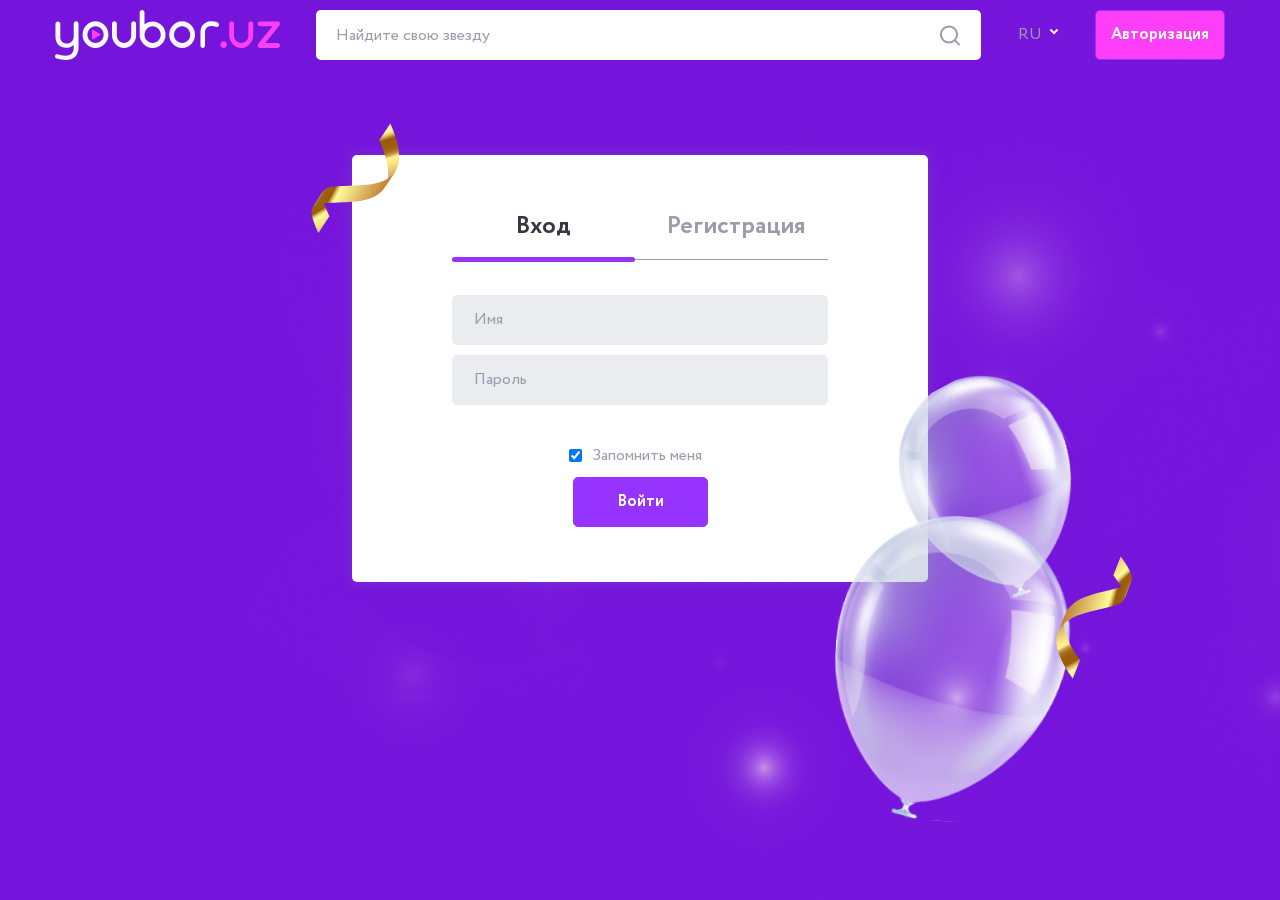
<file: app/auth_login.html>
<!DOCTYPE html>
<html lang="ru">

<head>

	<meta charset="utf-8">
	<title>Авторизация</title>
	<meta name="description" content="youbor.uz">
	<meta name="viewport" content="width=device-width">
	<link rel="icon" href="img/favicon.ico">
	<!-- <meta property="og:image" content="img/preview.jpg"> -->
	<link rel="stylesheet" href="css/app.min.css?v=1">
	<script src="js/app.min.js" defer></script>

</head>

<body class="body--auth">

	<header class="header">
		<div class="header__container container">

			<div class="header__wrap">
				<a href="/" class="header__logo">
					<img src="img/logo.svg" alt="">
				</a>
	
				<div class="header__search">
					<input type="text" name="search" placeholder="Найдите свою звезду">
				</div>
	
				<div class="header__lang">
					<div class="header__lang_item">
						<span>RU</span>
						<img src="img/arrow.svg" alt="">
					</div>
					<ul class="header__lang_submenu">
						<li>
							<a href="#">UZ</a>
						</li>
					</ul>
				</div>
	
				<a href="" class="header__btn btn">
					Авторизация
				</a>
	
				<button class="hamburger" type="button">
					<span class="hamburger__item"></span>
				</button>
			</div>

			<div class="header__search header__search--mobile">
				<input type="text" name="search" placeholder="Найдите свою звезду">
			</div>
		</div>

	</header>

	<main class="main main--accent">

		<section class="auth">
			<div class="auth__container container">
				<div class="auth__wrap">
					<div class="auth__links">
						<a href="#" class="active"><span>Вход</span></a>
						<a href="#"><span>Регистрация</span></a>
					</div>
					<form action="#" class="auth__form">
						<div class="form__item">
							<input type="text" class="auth__input form__input _req" placeholder="Имя">
						</div>

						<div class="form__item">
							<input type="password" class="auth__input form__input _req" placeholder="Пароль">
						</div>

						<div class="form__item form__item--checkbox">
							<div class="form__checkbox">
								<input id="formAgreement1" checked type="checkbox" name="agreement" class="form__checkbox_input _req">
								<label for="formAgreement1" class="form__checkbox_label"><span>Запомнить меня</span></label>
							</div>
						</div>

						<div class="form__btn">
							<button type="submit" class="auth__btn btn">Войти</button>
						</div>
					</form>
				</div>
			</div>
		</section>

	</main>

</body>
</html>
</file>
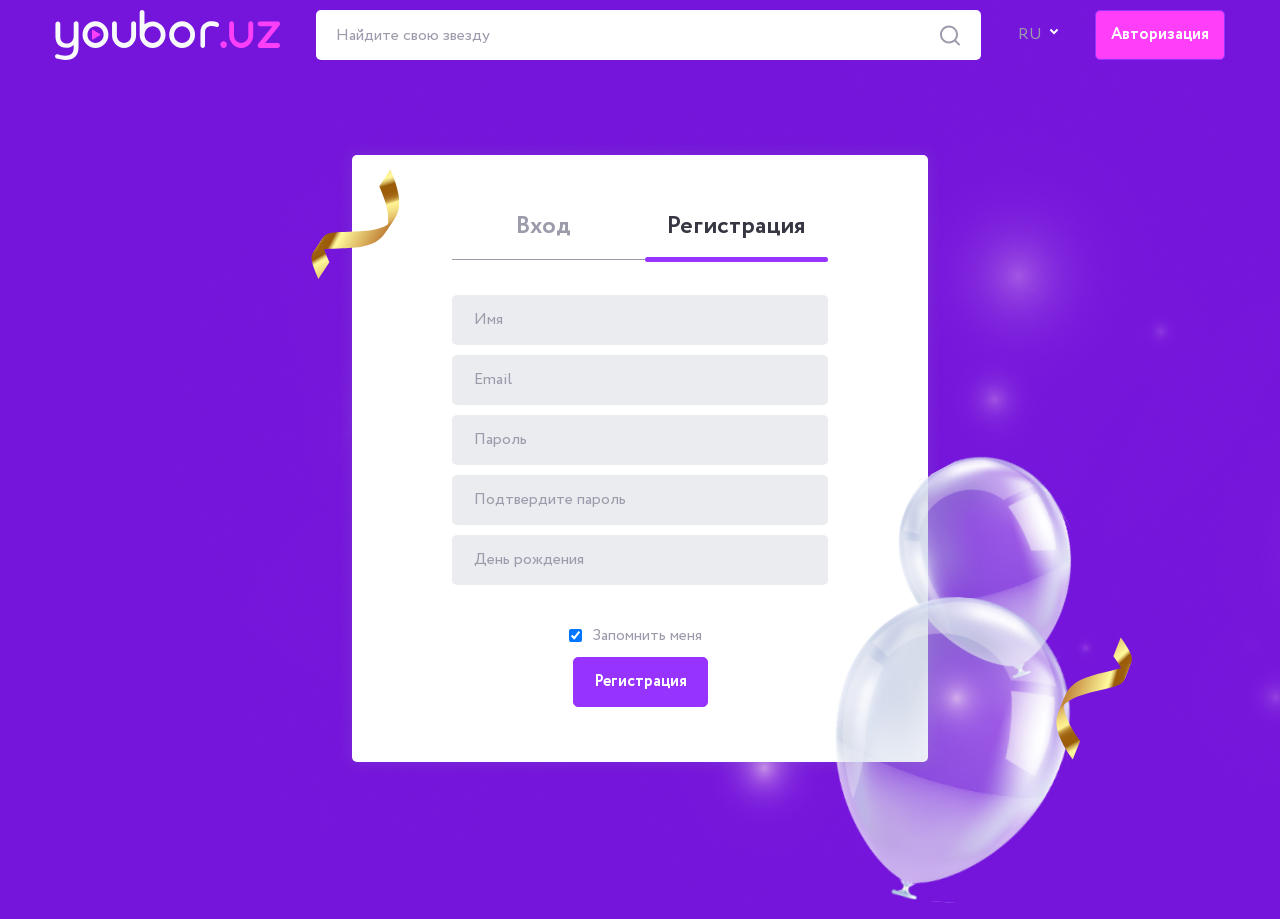
<file: app/auth_reg.html>
<!DOCTYPE html>
<html lang="ru">

<head>

	<meta charset="utf-8">
	<title>Авторизация</title>
	<meta name="description" content="youbor.uz">
	<meta name="viewport" content="width=device-width">
	<link rel="icon" href="img/favicon.ico">
	<!-- <meta property="og:image" content="img/preview.jpg"> -->
	<link rel="stylesheet" href="css/app.min.css?v=1">
	<script src="js/app.min.js" defer></script>

</head>

<body class="body--auth">

	<header class="header">
		<div class="header__container container">

			<div class="header__wrap">
				<a href="/" class="header__logo">
					<img src="img/logo.svg" alt="">
				</a>
	
				<div class="header__search">
					<input type="text" name="search" placeholder="Найдите свою звезду">
				</div>
	
				<div class="header__lang">
					<div class="header__lang_item">
						<span>RU</span>
						<img src="img/arrow.svg" alt="">
					</div>
					<ul class="header__lang_submenu">
						<li>
							<a href="#">UZ</a>
						</li>
					</ul>
				</div>
	
				<a href="" class="header__btn btn">
					Авторизация
				</a>
	
				<button class="hamburger" type="button">
					<span class="hamburger__item"></span>
				</button>
			</div>

			<div class="header__search header__search--mobile">
				<input type="text" name="search" placeholder="Найдите свою звезду">
			</div>
		</div>

	</header>

	<main class="main main--accent">

		<section class="auth">
			<div class="auth__container container">
				<div class="auth__wrap">
					<div class="auth__links">
						<a href="#"><span>Вход</span></a>
						<a href="#" class="active"><span>Регистрация</span></a>
					</div>
					<form action="#" class="auth__form">
						<div class="form__item">
							<input type="text" class="auth__input form__input _req" placeholder="Имя">
						</div>

						<div class="form__item">
							<input type="email" class="auth__input form__input _req" placeholder="Email">
						</div>

						<div class="form__item">
							<input type="password" class="auth__input form__input _req" placeholder="Пароль">
						</div>

						<div class="form__item">
							<input type="password" class="auth__input form__input _req" placeholder="Подтвердите пароль">
						</div>

						<div class="form__item">
							<input class="auth__input form__input _req" type="text" onfocusin="(this.type='date')" onfocusout="(this.type='text')"  id="birthDate" placeholder="День рождения"> 
						</div>

						<div class="form__item form__item--checkbox">
							<div class="form__checkbox">
								<input id="formAgreement1" checked type="checkbox" name="agreement" class="form__checkbox_input _req">
								<label for="formAgreement1" class="form__checkbox_label"><span>Запомнить меня</span></label>
							</div>
						</div>

						<div class="form__btn">
							<button type="submit" class="auth__btn btn">Регистрация</button>
						</div>
					</form>
				</div>
			</div>
		</section>

	</main>

</body>
</html>
</file>
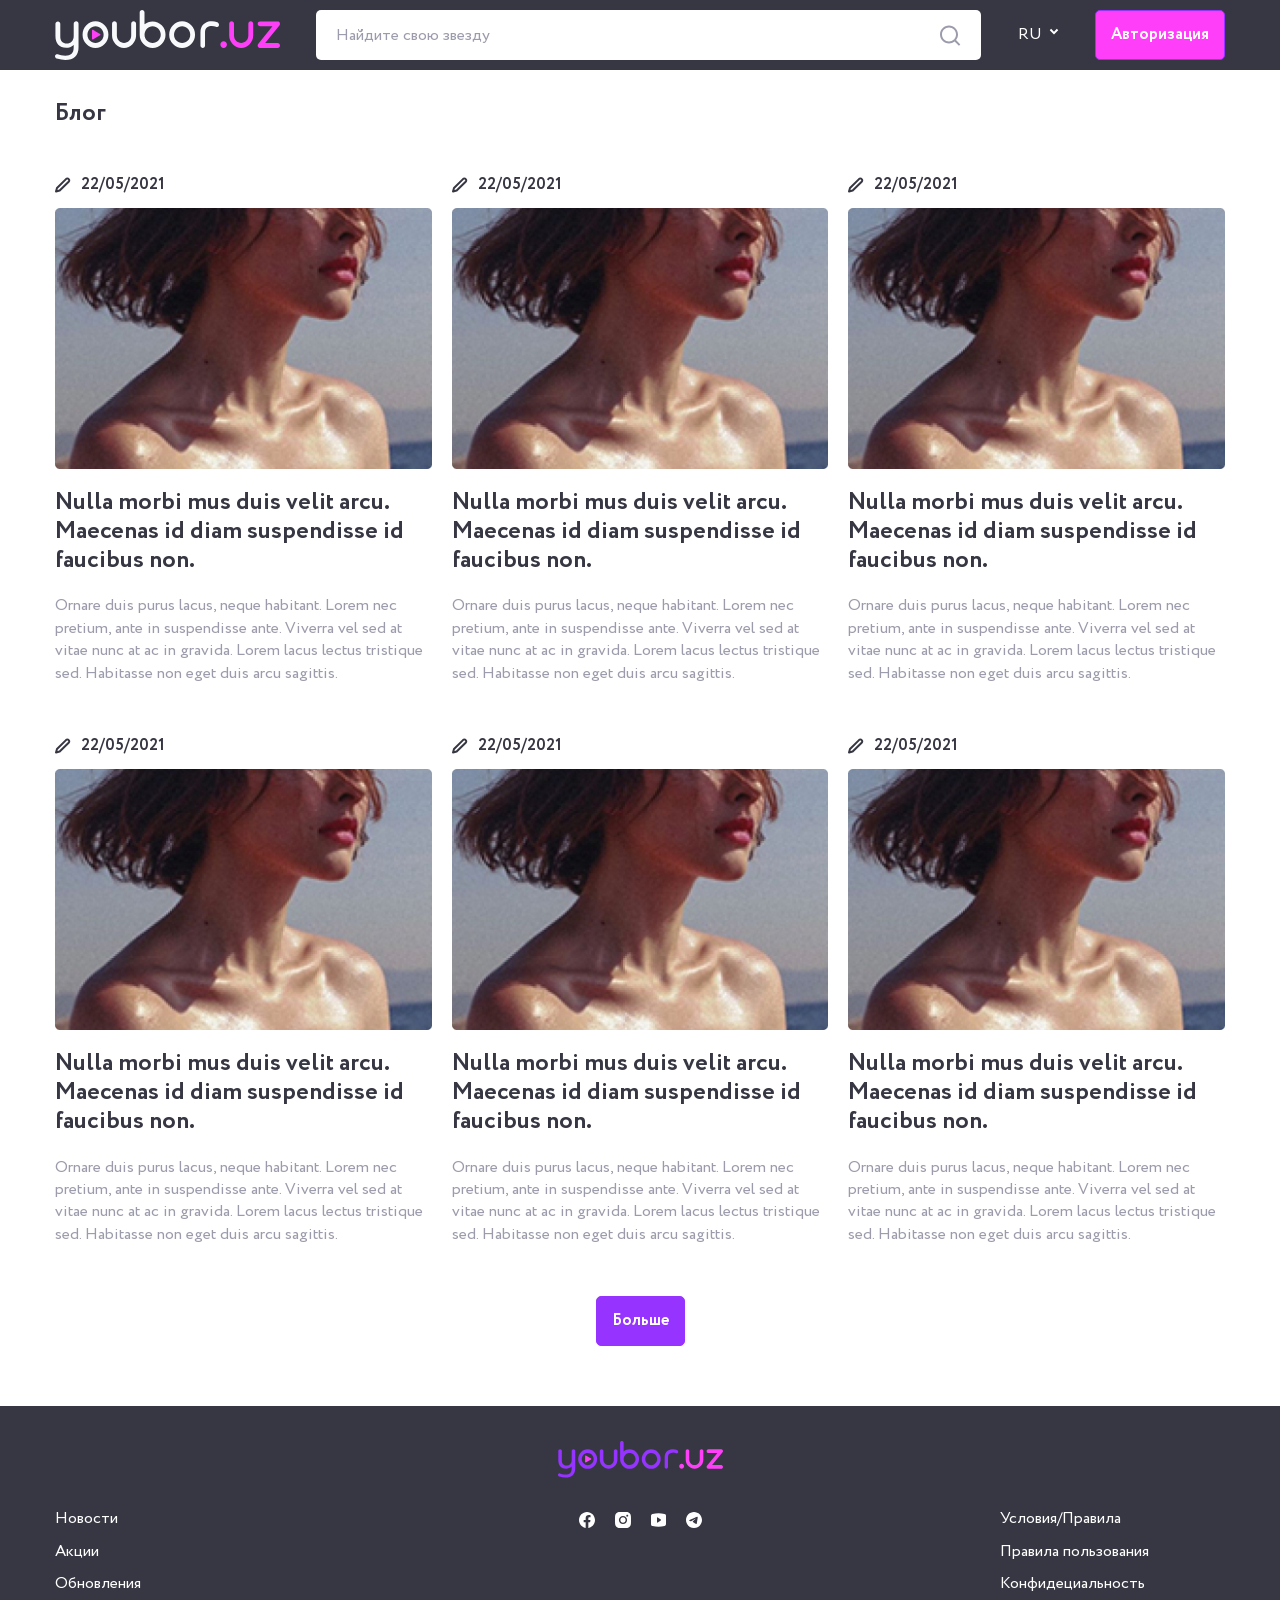
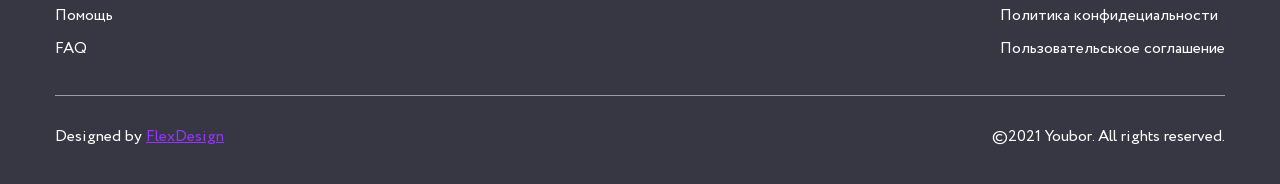
<file: app/blog.html>
<!DOCTYPE html>
<html lang="ru">

<head>

	<meta charset="utf-8">
	<title>Блог</title>
	<meta name="description" content="youbor.uz">
	<meta name="viewport" content="width=device-width">
	<link rel="icon" href="img/favicon.ico">
	<!-- <meta property="og:image" content="img/preview.jpg"> -->
	<link rel="stylesheet" href="css/app.min.css?v=1">
	<script src="js/app.min.js" defer></script>

</head>

<body>

	<header class="header header--dark">
		<div class="header__container container">

			<div class="header__wrap">
				<a href="/" class="header__logo">
					<img src="img/logo.svg" alt="">
				</a>
	
				<div class="header__search">
					<input type="text" name="search" placeholder="Найдите свою звезду">
				</div>
	
				<div class="header__lang">
					<div class="header__lang_item">
						<span>RU</span>
						<img src="img/arrow.svg" alt="">
					</div>
					<ul class="header__lang_submenu">
						<li>
							<a href="#">UZ</a>
						</li>
					</ul>
				</div>
	
				<a href="" class="header__btn btn">
					Авторизация
				</a>
	
				<button class="hamburger" type="button">
					<span class="hamburger__item"></span>
				</button>
			</div>

			<div class="header__search header__search--mobile">
				<input type="text" name="search" placeholder="Найдите свою звезду">
			</div>
		</div>

	</header>

	<main class="main">

		<section class="blog">
			<div class="blog__container container">
				<h3 class="h3 blog__title">Блог</h3>
				<div class="blog__wrap">
					<a href="#" class="blog__item">
						<div class="blog__item_date">
							<img src="img/pencil.svg" alt="">
							<p>22/05/2021</p>
						</div>
	
						<div class="blog__item_img">
							<img src="img/blog.jpg" alt="">
						</div>
	
						<div class="blog__item_title">
							<h3>
								Nulla morbi mus duis velit arcu. Maecenas id diam suspendisse id faucibus non.
							</h3>
						</div>
	
						<div class="blog__item_desc">
							<p>
								Ornare duis purus lacus, neque habitant. Lorem nec pretium, ante
								in suspendisse ante. Viverra vel sed at vitae nunc at ac in gravida.
								Lorem lacus lectus tristique sed. Habitasse non eget duis arcu sagittis.
							</p>
						</div>
					</a>
					<a href="#" class="blog__item">
						<div class="blog__item_date">
							<img src="img/pencil.svg" alt="">
							<p>22/05/2021</p>
						</div>
	
						<div class="blog__item_img">
							<img src="img/blog.jpg" alt="">
						</div>
	
						<div class="blog__item_title">
							<h3>
								Nulla morbi mus duis velit arcu. Maecenas id diam suspendisse id faucibus non.
							</h3>
						</div>
	
						<div class="blog__item_desc">
							<p>
								Ornare duis purus lacus, neque habitant. Lorem nec pretium, ante
								in suspendisse ante. Viverra vel sed at vitae nunc at ac in gravida.
								Lorem lacus lectus tristique sed. Habitasse non eget duis arcu sagittis.
							</p>
						</div>
					</a>
					<a href="#" class="blog__item">
						<div class="blog__item_date">
							<img src="img/pencil.svg" alt="">
							<p>22/05/2021</p>
						</div>
	
						<div class="blog__item_img">
							<img src="img/blog.jpg" alt="">
						</div>
	
						<div class="blog__item_title">
							<h3>
								Nulla morbi mus duis velit arcu. Maecenas id diam suspendisse id faucibus non.
							</h3>
						</div>
	
						<div class="blog__item_desc">
							<p>
								Ornare duis purus lacus, neque habitant. Lorem nec pretium, ante
								in suspendisse ante. Viverra vel sed at vitae nunc at ac in gravida.
								Lorem lacus lectus tristique sed. Habitasse non eget duis arcu sagittis.
							</p>
						</div>
					</a>
					<a href="#" class="blog__item">
						<div class="blog__item_date">
							<img src="img/pencil.svg" alt="">
							<p>22/05/2021</p>
						</div>
	
						<div class="blog__item_img">
							<img src="img/blog.jpg" alt="">
						</div>
	
						<div class="blog__item_title">
							<h3>
								Nulla morbi mus duis velit arcu. Maecenas id diam suspendisse id faucibus non.
							</h3>
						</div>
	
						<div class="blog__item_desc">
							<p>
								Ornare duis purus lacus, neque habitant. Lorem nec pretium, ante
								in suspendisse ante. Viverra vel sed at vitae nunc at ac in gravida.
								Lorem lacus lectus tristique sed. Habitasse non eget duis arcu sagittis.
							</p>
						</div>
					</a>
					<a href="#" class="blog__item">
						<div class="blog__item_date">
							<img src="img/pencil.svg" alt="">
							<p>22/05/2021</p>
						</div>
	
						<div class="blog__item_img">
							<img src="img/blog.jpg" alt="">
						</div>
	
						<div class="blog__item_title">
							<h3>
								Nulla morbi mus duis velit arcu. Maecenas id diam suspendisse id faucibus non.
							</h3>
						</div>
	
						<div class="blog__item_desc">
							<p>
								Ornare duis purus lacus, neque habitant. Lorem nec pretium, ante
								in suspendisse ante. Viverra vel sed at vitae nunc at ac in gravida.
								Lorem lacus lectus tristique sed. Habitasse non eget duis arcu sagittis.
							</p>
						</div>
					</a>
					<a href="#" class="blog__item">
						<div class="blog__item_date">
							<img src="img/pencil.svg" alt="">
							<p>22/05/2021</p>
						</div>
	
						<div class="blog__item_img">
							<img src="img/blog.jpg" alt="">
						</div>
	
						<div class="blog__item_title">
							<h3>
								Nulla morbi mus duis velit arcu. Maecenas id diam suspendisse id faucibus non.
							</h3>
						</div>
	
						<div class="blog__item_desc">
							<p>
								Ornare duis purus lacus, neque habitant. Lorem nec pretium, ante
								in suspendisse ante. Viverra vel sed at vitae nunc at ac in gravida.
								Lorem lacus lectus tristique sed. Habitasse non eget duis arcu sagittis.
							</p>
						</div>
					</a>
				</div>
				<a href="#" class="blog__btn btn">Больше</a>
			</div>
		</section>

	</main>

	<footer class="footer">
		<div class="footer__container container">
			<a href="#" class="footer__logo">
				<img src="img/logo_footer.svg" alt="">
			</a>

			<div class="footer__wrap">
				<nav class="footer__nav footer__nav--left">
					<ul>
						<li>
							<a href="#">Новости</a>
						</li>
						<li>
							<a href="#">Акции</a>
						</li>
						<li>
							<a href="#">Обновления</a>
						</li>
						<li>
							<a href="#">Помощь</a>
						</li>
						<li>
							<a href="#">FAQ</a>
						</li>
					</ul>
				</nav>

				<div class="footer__links">
					<a href="#">
						<svg width="16" height="16" viewBox="0 0 16 16" fill="none" xmlns="http://www.w3.org/2000/svg">
							<path fill-rule="evenodd" clip-rule="evenodd" d="M0 8.04467C0 12.022 2.88867 15.3293 6.66667 16V10.222H4.66667V8H6.66667V6.222C6.66667 4.222 7.95533 3.11133 9.778 3.11133C10.3553 3.11133 10.978 3.2 11.5553 3.28867V5.33333H10.5333C9.55533 5.33333 9.33333 5.822 9.33333 6.44467V8H11.4667L11.1113 10.222H9.33333V16C13.1113 15.3293 16 12.0227 16 8.04467C16 3.62 12.4 0 8 0C3.6 0 0 3.62 0 8.04467Z" fill="white"/>
						</svg>
					</a>
					<a href="#">
						<svg width="16" height="16" viewBox="0 0 16 16" fill="none" xmlns="http://www.w3.org/2000/svg">
							<path d="M7.99785 5.3322C6.52888 5.3322 5.3301 6.53101 5.3301 8C5.3301 9.46899 6.52888 10.6678 7.99785 10.6678C9.46681 10.6678 10.6656 9.46899 10.6656 8C10.6656 6.53101 9.46681 5.3322 7.99785 5.3322ZM15.9991 8C15.9991 6.89525 16.0091 5.80051 15.9471 4.69777C15.885 3.4169 15.5928 2.28014 14.6562 1.3435C13.7176 0.404868 12.5829 0.114672 11.302 0.0526304C10.1973 -0.0094115 9.10258 0.000595291 7.99985 0.000595291C6.89512 0.000595291 5.80041 -0.0094115 4.69768 0.0526304C3.41684 0.114672 2.28009 0.40687 1.34348 1.3435C0.404861 2.28214 0.11467 3.4169 0.0526294 4.69777C-0.00941132 5.80252 0.000595279 6.89725 0.000595279 8C0.000595279 9.10275 -0.00941132 10.1995 0.0526294 11.3022C0.11467 12.5831 0.406862 13.7199 1.34348 14.6565C2.28209 15.5951 3.41684 15.8853 4.69768 15.9474C5.80241 16.0094 6.89713 15.9994 7.99985 15.9994C9.10458 15.9994 10.1993 16.0094 11.302 15.9474C12.5829 15.8853 13.7196 15.5931 14.6562 14.6565C15.5948 13.7179 15.885 12.5831 15.9471 11.3022C16.0111 10.1995 15.9991 9.10475 15.9991 8ZM7.99785 12.1048C5.72636 12.1048 3.89315 10.2715 3.89315 8C3.89315 5.72847 5.72636 3.89523 7.99785 3.89523C10.2693 3.89523 12.1025 5.72847 12.1025 8C12.1025 10.2715 10.2693 12.1048 7.99785 12.1048ZM12.2707 4.68576C11.7403 4.68576 11.312 4.25747 11.312 3.72711C11.312 3.19675 11.7403 2.76847 12.2707 2.76847C12.801 2.76847 13.2293 3.19675 13.2293 3.72711C13.2294 3.85305 13.2048 3.97778 13.1566 4.09416C13.1085 4.21054 13.0379 4.31628 12.9489 4.40533C12.8598 4.49438 12.7541 4.56499 12.6377 4.61311C12.5213 4.66123 12.3966 4.68592 12.2707 4.68576Z" fill="white"/>
						</svg>
					</a>
					<a href="#">
						<svg width="15" height="14" viewBox="0 0 15 14" fill="none" xmlns="http://www.w3.org/2000/svg">
							<path fill-rule="evenodd" clip-rule="evenodd" d="M1.506 0.891232C5.45715 -0.0119211 9.54285 -0.0119211 13.494 0.891232C13.9203 0.988635 14.3024 1.23907 14.5765 1.60073C14.8506 1.96239 15.0001 2.41338 15 2.87843V11.1216C15 12.0795 14.372 12.9083 13.494 13.1088C9.54286 14.012 5.45714 14.012 1.506 13.1088C1.07969 13.0114 0.697599 12.761 0.423516 12.3993C0.149432 12.0377 -5.80309e-05 11.5867 1.68988e-08 11.1216V2.87843C1.68988e-08 1.92057 0.628 1.09177 1.506 0.891232V0.891232ZM6.777 4.42297C6.70171 4.36952 6.61423 4.33886 6.52389 4.33425C6.43355 4.32964 6.34373 4.35125 6.264 4.39679C6.18427 4.44232 6.1176 4.51007 6.07111 4.59283C6.02462 4.67558 6.00005 4.77023 6 4.8667V9.13337C6.00005 9.22984 6.02462 9.32449 6.07111 9.40724C6.1176 9.48999 6.18427 9.55774 6.264 9.60328C6.34373 9.64881 6.43355 9.67042 6.52389 9.66581C6.61423 9.6612 6.70171 9.63054 6.777 9.5771L9.777 7.44377C9.84548 7.39506 9.90163 7.32908 9.94046 7.25167C9.97929 7.17426 9.99961 7.08783 9.99961 7.00003C9.99961 6.91224 9.97929 6.8258 9.94046 6.7484C9.90163 6.67099 9.84548 6.605 9.777 6.5563L6.777 4.42297V4.42297Z" fill="white"/>
						</svg>
					</a>
					<a href="#">
						<svg width="16" height="16" viewBox="0 0 16 16" fill="none" xmlns="http://www.w3.org/2000/svg">
							<path fill-rule="evenodd" clip-rule="evenodd" d="M16 8C16 12.418 12.418 16 8 16C3.582 16 0 12.418 0 8C0 3.582 3.582 0 8 0C12.418 0 16 3.582 16 8ZM8.28667 5.906C7.50867 6.22933 5.95333 6.89933 3.62133 7.91533C3.24267 8.066 3.044 8.21333 3.026 8.35733C2.99533 8.60133 3.30067 8.69733 3.71533 8.82733C3.772 8.84533 3.83067 8.86333 3.89067 8.88333C4.29933 9.016 4.84867 9.17133 5.134 9.17733C5.39333 9.18267 5.68267 9.076 6.002 8.85733C8.18067 7.386 9.30533 6.64267 9.376 6.62667C9.426 6.61533 9.49533 6.60067 9.542 6.64267C9.58867 6.684 9.584 6.76267 9.57933 6.784C9.54867 6.91267 8.35267 8.02533 7.73267 8.60133C7.53933 8.78067 7.40267 8.908 7.37467 8.93733C7.312 9.002 7.248 9.064 7.18667 9.12333C6.80667 9.48867 6.52267 9.76333 7.20267 10.2113C7.52933 10.4267 7.79067 10.6047 8.05133 10.782C8.336 10.976 8.62 11.1693 8.988 11.4107C9.08133 11.472 9.17067 11.5353 9.258 11.5973C9.58933 11.834 9.88733 12.046 10.2553 12.0127C10.4687 11.9927 10.69 11.792 10.802 11.1927C11.0667 9.77533 11.588 6.706 11.7087 5.44067C11.716 5.33561 11.7115 5.23006 11.6953 5.126C11.6856 5.04195 11.6447 4.96462 11.5807 4.90933C11.4853 4.83133 11.3373 4.81467 11.2707 4.816C10.97 4.82133 10.5087 4.982 8.28667 5.906Z" fill="white"/>
							</svg>
					</a>
				</div>

				<nav class="footer__nav">
					<ul>
						<li>
							<a href="#">Условия/Правила</a>
						</li>
						<li>
							<a href="#">Правила пользования</a>
						</li>
						<li>
							<a href="#">Конфидециальность</a>
						</li>
						<li>
							<a href="#">Политика конфидециальности</a>
						</li>
						<li>
							<a href="#">Пользовательськое соглашение</a>
						</li>
					</ul>
				</nav>
			</div>

			<div class="footer__bottom">
				<div class="footer__dev">
					Designed by
					<a href="http://flex-design.net/" target="_blank">FlexDesign</a>
				</div>

				<p class="footer__copyright">
					©2021 Youbor. All rights reserved.
				</p>

			</div>
		</div>
	</footer>

</body>
</html>
</file>
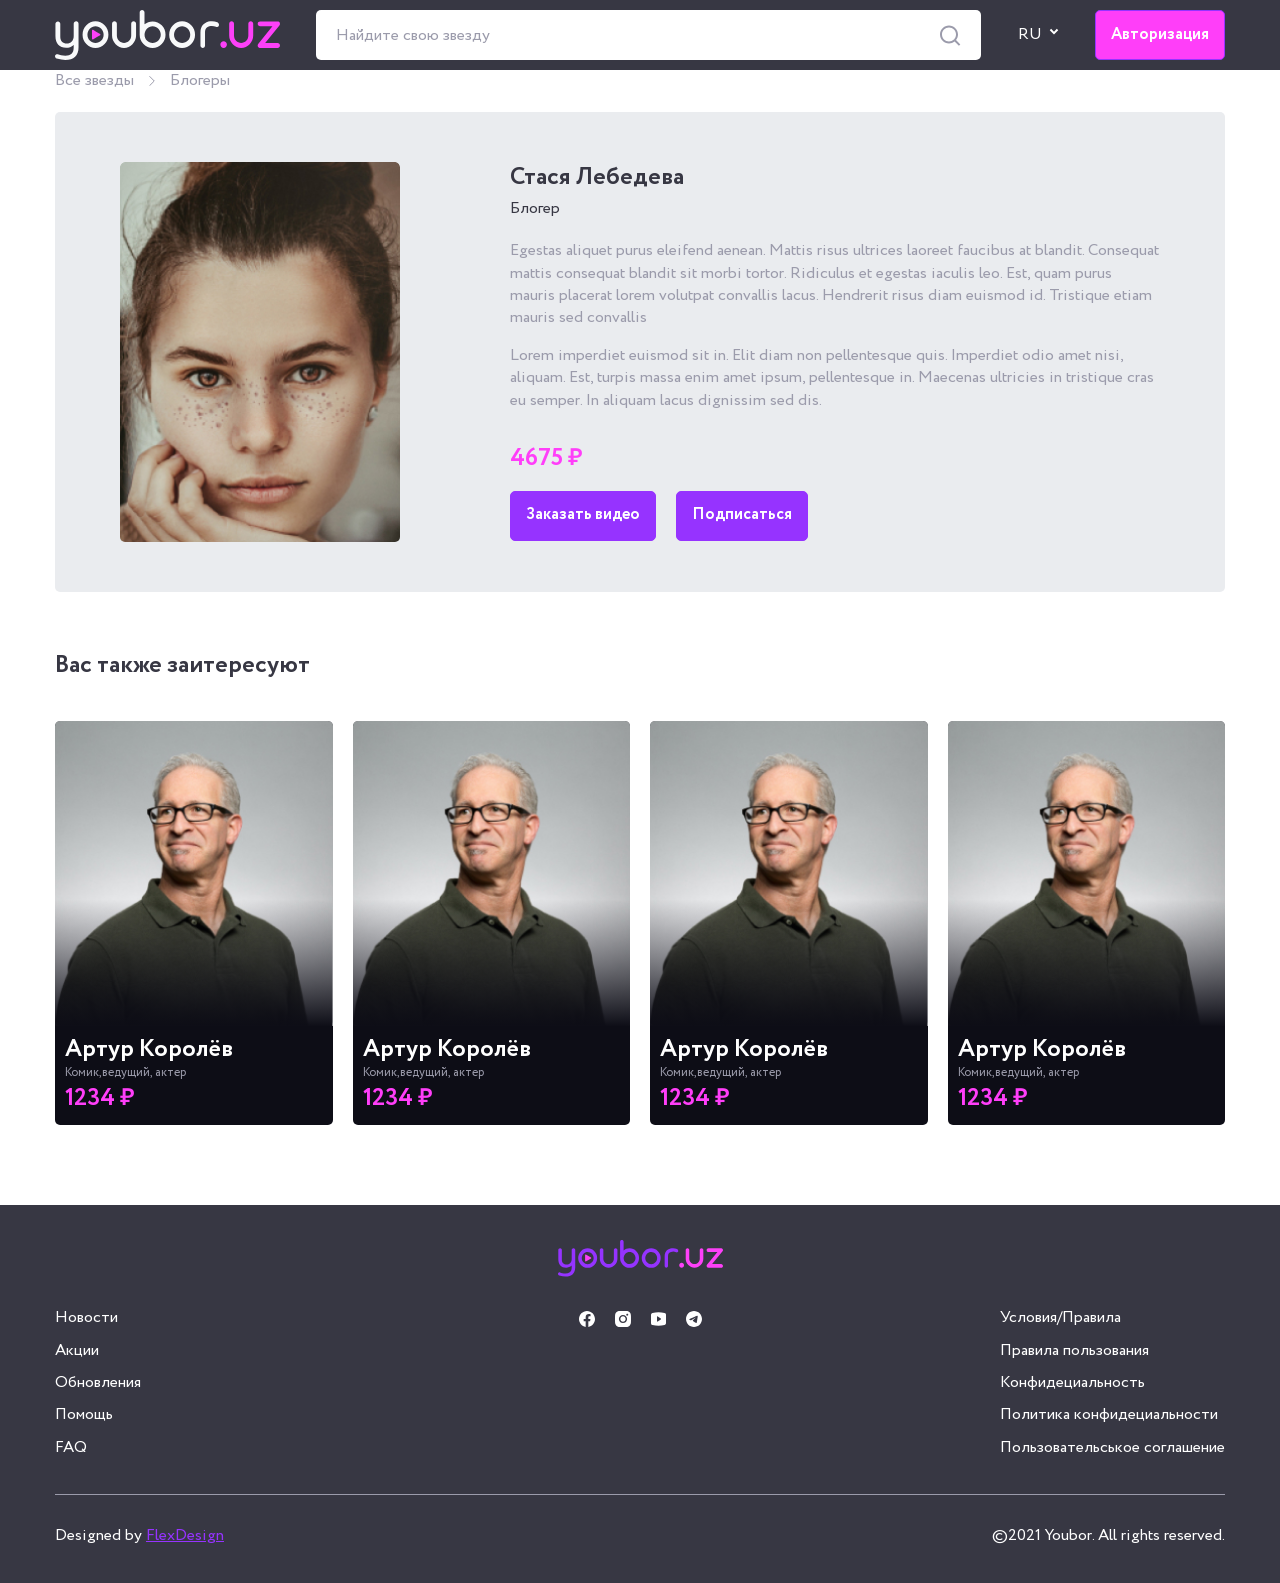
<file: app/blogers.html>
<!DOCTYPE html>
<html lang="ru">

<head>

	<meta charset="utf-8">
	<title>Стася Лебедева</title>
	<meta name="description" content="youbor.uz">
	<meta name="viewport" content="width=device-width">
	<link rel="icon" href="img/favicon.ico">
	<!-- <meta property="og:image" content="img/preview.jpg"> -->
	<link rel="stylesheet" href="css/app.min.css?v=1">
	<script src="js/app.min.js" defer></script>

</head>

<body>

	<header class="header header--dark">
		<div class="header__container container">

			<div class="header__wrap">
				<a href="/" class="header__logo">
					<img src="img/logo.svg" alt="">
				</a>
	
				<div class="header__search">
					<input type="text" name="search" placeholder="Найдите свою звезду">
				</div>
	
				<div class="header__lang">
					<div class="header__lang_item">
						<span>RU</span>
						<img src="img/arrow.svg" alt="">
					</div>
					<ul class="header__lang_submenu">
						<li>
							<a href="#">UZ</a>
						</li>
					</ul>
				</div>
	
				<a href="" class="header__btn btn">
					Авторизация
				</a>
	
				<button class="hamburger" type="button">
					<span class="hamburger__item"></span>
				</button>
			</div>

			<div class="header__search header__search--mobile">
				<input type="text" name="search" placeholder="Найдите свою звезду">
			</div>
		</div>

	</header>

	<main class="main">

		<div class="breadcrumbs">
			<div class="breadcrumbs__container container">
				<a href="#">Все звезды</a>
				<span>
					<img src="img/arrow-r.svg" alt="">
				</span>
				<a href="#">Блогеры</a>
			</div>
		</div>

		<section class="person">
			<div class="person__container container">
				<div class="person__wrap">
					<div class="person__img">
						<img src="img/person.jpg" alt="">
					</div>

					<div class="person__info">
						<h4 class="person__name">Стася Лебедева</h4>
						<p class="person__prof">Блогер</p>
						<div class="person__desc">
							<p>
								Egestas aliquet purus eleifend aenean. Mattis risus ultrices laoreet 
								faucibus at blandit. Consequat mattis consequat blandit sit morbi tortor. 
								Ridiculus et egestas iaculis leo. Est, quam purus mauris placerat lorem 
								volutpat convallis lacus. Hendrerit risus diam euismod id. Tristique etiam 
								mauris sed convallis
							</p>
							<p>
								Lorem imperdiet euismod sit in. Elit diam non pellentesque quis. Imperdiet 
								odio amet nisi, aliquam. Est, turpis massa enim amet ipsum, pellentesque in. 
								Maecenas ultricies in tristique cras eu semper. In aliquam lacus dignissim sed 
								dis.
							</p>
						</div>
						<p class="person__price">4675 ₽</p>
						<div class="person__btns">
							<a href="#" class="person__btn btn">Заказать видео</a>
							<a href="#" class="person__btn btn">Подписаться</a>
						</div>
					</div>
				</div>
			</div>
		</section>

		<section class="other">
			<div class="other__container container">
				<h3 class="h3 other__title">Вас также заитересуют</h3>
				<div class="other__content">
					<a href="#" class="star__item">
						<div class="star__img">
							<img src="img/star.jpg" alt="">
						</div>
						<div class="star__info">
							<h3 class="h3 star__name">Артур Королёв</h3>
							<p class="star__desc">Комик,ведущий, актер</p>
							<p class="star__price">1234 ₽</p>
						</div>
					</a>
					<a href="#" class="star__item">
						<div class="star__img">
							<img src="img/star.jpg" alt="">
						</div>
						<div class="star__info">
							<h3 class="h3 star__name">Артур Королёв</h3>
							<p class="star__desc">Комик,ведущий, актер</p>
							<p class="star__price">1234 ₽</p>
						</div>
					</a>
					<a href="#" class="star__item">
						<div class="star__img">
							<img src="img/star.jpg" alt="">
						</div>
						<div class="star__info">
							<h3 class="h3 star__name">Артур Королёв</h3>
							<p class="star__desc">Комик,ведущий, актер</p>
							<p class="star__price">1234 ₽</p>
						</div>
					</a>
					<a href="#" class="star__item">
						<div class="star__img">
							<img src="img/star.jpg" alt="">
						</div>
						<div class="star__info">
							<h3 class="h3 star__name">Артур Королёв</h3>
							<p class="star__desc">Комик,ведущий, актер</p>
							<p class="star__price">1234 ₽</p>
						</div>
					</a>
				</div>
			</div>
		</section>

	</main>

	<footer class="footer">
		<div class="footer__container container">
			<a href="#" class="footer__logo">
				<img src="img/logo_footer.svg" alt="">
			</a>

			<div class="footer__wrap">
				<nav class="footer__nav footer__nav--left">
					<ul>
						<li>
							<a href="#">Новости</a>
						</li>
						<li>
							<a href="#">Акции</a>
						</li>
						<li>
							<a href="#">Обновления</a>
						</li>
						<li>
							<a href="#">Помощь</a>
						</li>
						<li>
							<a href="#">FAQ</a>
						</li>
					</ul>
				</nav>

				<div class="footer__links">
					<a href="#">
						<svg width="16" height="16" viewBox="0 0 16 16" fill="none" xmlns="http://www.w3.org/2000/svg">
							<path fill-rule="evenodd" clip-rule="evenodd" d="M0 8.04467C0 12.022 2.88867 15.3293 6.66667 16V10.222H4.66667V8H6.66667V6.222C6.66667 4.222 7.95533 3.11133 9.778 3.11133C10.3553 3.11133 10.978 3.2 11.5553 3.28867V5.33333H10.5333C9.55533 5.33333 9.33333 5.822 9.33333 6.44467V8H11.4667L11.1113 10.222H9.33333V16C13.1113 15.3293 16 12.0227 16 8.04467C16 3.62 12.4 0 8 0C3.6 0 0 3.62 0 8.04467Z" fill="white"/>
						</svg>
					</a>
					<a href="#">
						<svg width="16" height="16" viewBox="0 0 16 16" fill="none" xmlns="http://www.w3.org/2000/svg">
							<path d="M7.99785 5.3322C6.52888 5.3322 5.3301 6.53101 5.3301 8C5.3301 9.46899 6.52888 10.6678 7.99785 10.6678C9.46681 10.6678 10.6656 9.46899 10.6656 8C10.6656 6.53101 9.46681 5.3322 7.99785 5.3322ZM15.9991 8C15.9991 6.89525 16.0091 5.80051 15.9471 4.69777C15.885 3.4169 15.5928 2.28014 14.6562 1.3435C13.7176 0.404868 12.5829 0.114672 11.302 0.0526304C10.1973 -0.0094115 9.10258 0.000595291 7.99985 0.000595291C6.89512 0.000595291 5.80041 -0.0094115 4.69768 0.0526304C3.41684 0.114672 2.28009 0.40687 1.34348 1.3435C0.404861 2.28214 0.11467 3.4169 0.0526294 4.69777C-0.00941132 5.80252 0.000595279 6.89725 0.000595279 8C0.000595279 9.10275 -0.00941132 10.1995 0.0526294 11.3022C0.11467 12.5831 0.406862 13.7199 1.34348 14.6565C2.28209 15.5951 3.41684 15.8853 4.69768 15.9474C5.80241 16.0094 6.89713 15.9994 7.99985 15.9994C9.10458 15.9994 10.1993 16.0094 11.302 15.9474C12.5829 15.8853 13.7196 15.5931 14.6562 14.6565C15.5948 13.7179 15.885 12.5831 15.9471 11.3022C16.0111 10.1995 15.9991 9.10475 15.9991 8ZM7.99785 12.1048C5.72636 12.1048 3.89315 10.2715 3.89315 8C3.89315 5.72847 5.72636 3.89523 7.99785 3.89523C10.2693 3.89523 12.1025 5.72847 12.1025 8C12.1025 10.2715 10.2693 12.1048 7.99785 12.1048ZM12.2707 4.68576C11.7403 4.68576 11.312 4.25747 11.312 3.72711C11.312 3.19675 11.7403 2.76847 12.2707 2.76847C12.801 2.76847 13.2293 3.19675 13.2293 3.72711C13.2294 3.85305 13.2048 3.97778 13.1566 4.09416C13.1085 4.21054 13.0379 4.31628 12.9489 4.40533C12.8598 4.49438 12.7541 4.56499 12.6377 4.61311C12.5213 4.66123 12.3966 4.68592 12.2707 4.68576Z" fill="white"/>
						</svg>
					</a>
					<a href="#">
						<svg width="15" height="14" viewBox="0 0 15 14" fill="none" xmlns="http://www.w3.org/2000/svg">
							<path fill-rule="evenodd" clip-rule="evenodd" d="M1.506 0.891232C5.45715 -0.0119211 9.54285 -0.0119211 13.494 0.891232C13.9203 0.988635 14.3024 1.23907 14.5765 1.60073C14.8506 1.96239 15.0001 2.41338 15 2.87843V11.1216C15 12.0795 14.372 12.9083 13.494 13.1088C9.54286 14.012 5.45714 14.012 1.506 13.1088C1.07969 13.0114 0.697599 12.761 0.423516 12.3993C0.149432 12.0377 -5.80309e-05 11.5867 1.68988e-08 11.1216V2.87843C1.68988e-08 1.92057 0.628 1.09177 1.506 0.891232V0.891232ZM6.777 4.42297C6.70171 4.36952 6.61423 4.33886 6.52389 4.33425C6.43355 4.32964 6.34373 4.35125 6.264 4.39679C6.18427 4.44232 6.1176 4.51007 6.07111 4.59283C6.02462 4.67558 6.00005 4.77023 6 4.8667V9.13337C6.00005 9.22984 6.02462 9.32449 6.07111 9.40724C6.1176 9.48999 6.18427 9.55774 6.264 9.60328C6.34373 9.64881 6.43355 9.67042 6.52389 9.66581C6.61423 9.6612 6.70171 9.63054 6.777 9.5771L9.777 7.44377C9.84548 7.39506 9.90163 7.32908 9.94046 7.25167C9.97929 7.17426 9.99961 7.08783 9.99961 7.00003C9.99961 6.91224 9.97929 6.8258 9.94046 6.7484C9.90163 6.67099 9.84548 6.605 9.777 6.5563L6.777 4.42297V4.42297Z" fill="white"/>
						</svg>
					</a>
					<a href="#">
						<svg width="16" height="16" viewBox="0 0 16 16" fill="none" xmlns="http://www.w3.org/2000/svg">
							<path fill-rule="evenodd" clip-rule="evenodd" d="M16 8C16 12.418 12.418 16 8 16C3.582 16 0 12.418 0 8C0 3.582 3.582 0 8 0C12.418 0 16 3.582 16 8ZM8.28667 5.906C7.50867 6.22933 5.95333 6.89933 3.62133 7.91533C3.24267 8.066 3.044 8.21333 3.026 8.35733C2.99533 8.60133 3.30067 8.69733 3.71533 8.82733C3.772 8.84533 3.83067 8.86333 3.89067 8.88333C4.29933 9.016 4.84867 9.17133 5.134 9.17733C5.39333 9.18267 5.68267 9.076 6.002 8.85733C8.18067 7.386 9.30533 6.64267 9.376 6.62667C9.426 6.61533 9.49533 6.60067 9.542 6.64267C9.58867 6.684 9.584 6.76267 9.57933 6.784C9.54867 6.91267 8.35267 8.02533 7.73267 8.60133C7.53933 8.78067 7.40267 8.908 7.37467 8.93733C7.312 9.002 7.248 9.064 7.18667 9.12333C6.80667 9.48867 6.52267 9.76333 7.20267 10.2113C7.52933 10.4267 7.79067 10.6047 8.05133 10.782C8.336 10.976 8.62 11.1693 8.988 11.4107C9.08133 11.472 9.17067 11.5353 9.258 11.5973C9.58933 11.834 9.88733 12.046 10.2553 12.0127C10.4687 11.9927 10.69 11.792 10.802 11.1927C11.0667 9.77533 11.588 6.706 11.7087 5.44067C11.716 5.33561 11.7115 5.23006 11.6953 5.126C11.6856 5.04195 11.6447 4.96462 11.5807 4.90933C11.4853 4.83133 11.3373 4.81467 11.2707 4.816C10.97 4.82133 10.5087 4.982 8.28667 5.906Z" fill="white"/>
							</svg>
					</a>
				</div>

				<nav class="footer__nav">
					<ul>
						<li>
							<a href="#">Условия/Правила</a>
						</li>
						<li>
							<a href="#">Правила пользования</a>
						</li>
						<li>
							<a href="#">Конфидециальность</a>
						</li>
						<li>
							<a href="#">Политика конфидециальности</a>
						</li>
						<li>
							<a href="#">Пользовательськое соглашение</a>
						</li>
					</ul>
				</nav>
			</div>

			<div class="footer__bottom">
				<div class="footer__dev">
					Designed by
					<a href="http://flex-design.net/" target="_blank">FlexDesign</a>
				</div>

				<p class="footer__copyright">
					©2021 Youbor. All rights reserved.
				</p>

			</div>
		</div>
	</footer>

</body>
</html>
</file>
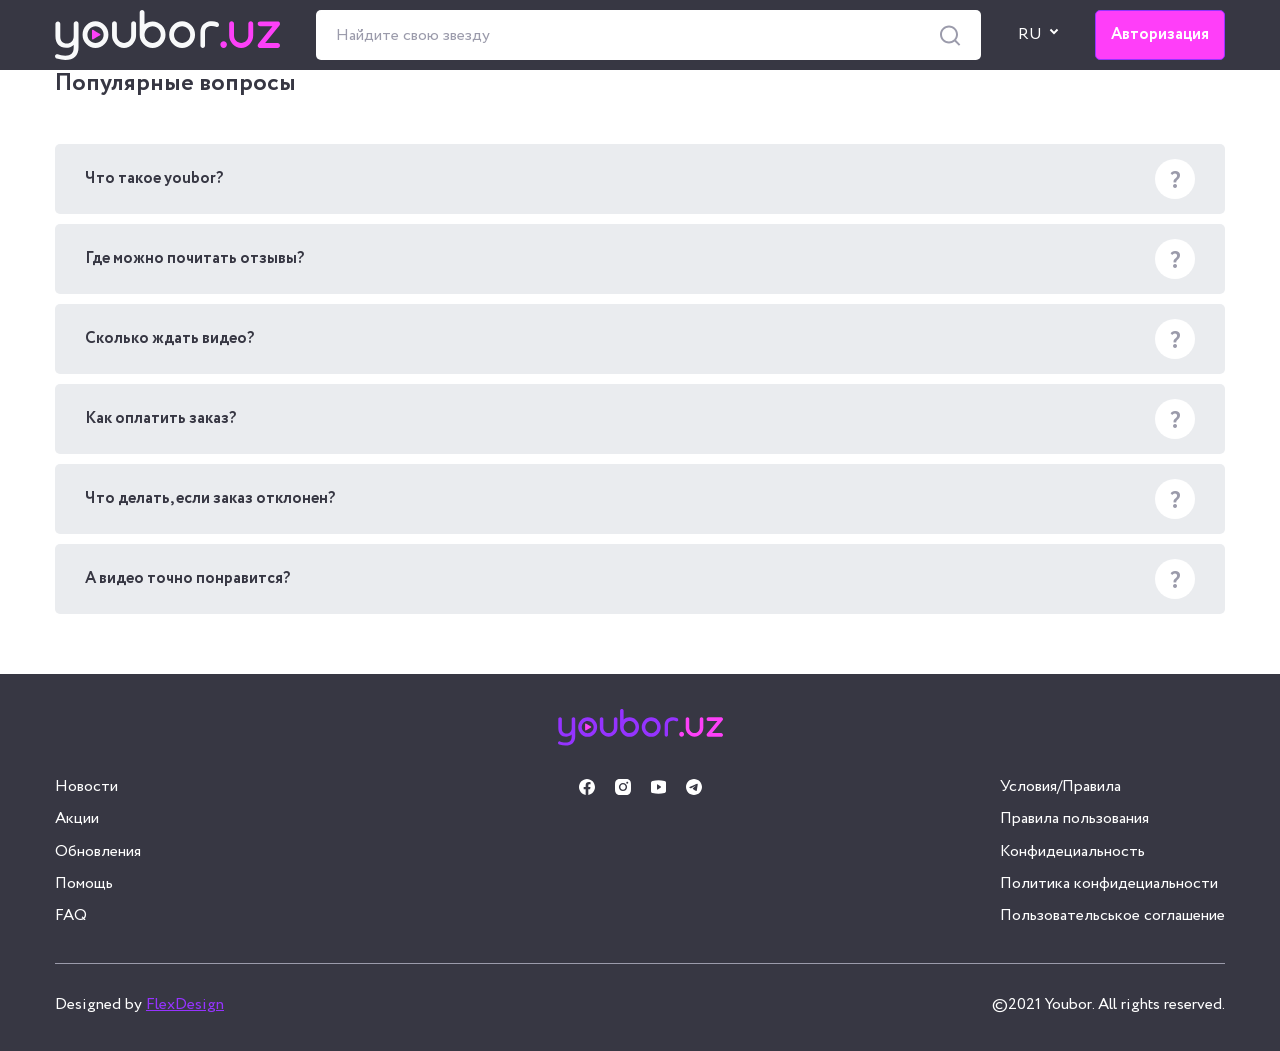
<file: app/faq.html>
<!DOCTYPE html>
<html lang="ru">

<head>

	<meta charset="utf-8">
	<title>Популярные вопросы</title>
	<meta name="description" content="youbor.uz">
	<meta name="viewport" content="width=device-width">
	<link rel="icon" href="img/favicon.ico">
	<!-- <meta property="og:image" content="img/preview.jpg"> -->
	<link rel="stylesheet" href="css/app.min.css?v=1">
	<script src="js/app.min.js" defer></script>

</head>

<body>

	<header class="header header--dark">
		<div class="header__container container">

			<div class="header__wrap">
				<a href="/" class="header__logo">
					<img src="img/logo.svg" alt="">
				</a>
	
				<div class="header__search">
					<input type="text" name="search" placeholder="Найдите свою звезду">
				</div>
	
				<div class="header__lang">
					<div class="header__lang_item">
						<span>RU</span>
						<img src="img/arrow.svg" alt="">
					</div>
					<ul class="header__lang_submenu">
						<li>
							<a href="#">UZ</a>
						</li>
					</ul>
				</div>
	
				<a href="" class="header__btn btn">
					Авторизация
				</a>
	
				<button class="hamburger" type="button">
					<span class="hamburger__item"></span>
				</button>
			</div>

			<div class="header__search header__search--mobile">
				<input type="text" name="search" placeholder="Найдите свою звезду">
			</div>
		</div>

	</header>

	<main class="main">

		<section class="faq">
			<div class="faq__container container">
				<h3 class="h3 faq__title">Популярные вопросы</h3>
				<div class="faq__wrap">
					<div class="accordion">
						<div class="accordion__header">
							<p>Что такое youbor?</p>
							<span>?</span>
						</div>
						<div class="accordion__content">
							<p>
								Открыв личную страницу звезды, Вы увидите блок с рейтингом. Этот рейтинг 
								формируется из оценок и отзывов пользователей, которые заказали видео у звезды.
								После завершения заказа не забудьте оценить видео. Обратная связь важна как для 
								звезд, так и для будущих заказчиков. 
							</p>
						</div>
					</div>
					<div class="accordion">
						<div class="accordion__header">
							<p>Где можно почитать отзывы?</p>
							<span>?</span>
						</div>
						<div class="accordion__content">
							<p>
								Открыв личную страницу звезды, Вы увидите блок с рейтингом. Этот рейтинг 
								формируется из оценок и отзывов пользователей, которые заказали видео у звезды.
								После завершения заказа не забудьте оценить видео. Обратная связь важна как для 
								звезд, так и для будущих заказчиков. 
							</p>
						</div>
					</div>
					<div class="accordion">
						<div class="accordion__header">
							<p>Сколько ждать видео? </p>
							<span>?</span>
						</div>
						<div class="accordion__content">
							<p>
								Открыв личную страницу звезды, Вы увидите блок с рейтингом. Этот рейтинг 
								формируется из оценок и отзывов пользователей, которые заказали видео у звезды.
								После завершения заказа не забудьте оценить видео. Обратная связь важна как для 
								звезд, так и для будущих заказчиков. 
							</p>
						</div>
					</div>
					<div class="accordion">
						<div class="accordion__header">
							<p>Как оплатить заказ?</p>
							<span>?</span>
						</div>
						<div class="accordion__content">
							<p>
								Открыв личную страницу звезды, Вы увидите блок с рейтингом. Этот рейтинг 
								формируется из оценок и отзывов пользователей, которые заказали видео у звезды.
								После завершения заказа не забудьте оценить видео. Обратная связь важна как для 
								звезд, так и для будущих заказчиков. 
							</p>
						</div>
					</div>
					<div class="accordion">
						<div class="accordion__header">
							<p>Что делать, если заказ отклонен?</p>
							<span>?</span>
						</div>
						<div class="accordion__content">
							<p>
								Открыв личную страницу звезды, Вы увидите блок с рейтингом. Этот рейтинг 
								формируется из оценок и отзывов пользователей, которые заказали видео у звезды.
								После завершения заказа не забудьте оценить видео. Обратная связь важна как для 
								звезд, так и для будущих заказчиков. 
							</p>
						</div>
					</div>
					<div class="accordion">
						<div class="accordion__header">
							<p>А видео точно понравится?</p>
							<span>?</span>
						</div>
						<div class="accordion__content">
							<p>
								Открыв личную страницу звезды, Вы увидите блок с рейтингом. Этот рейтинг 
								формируется из оценок и отзывов пользователей, которые заказали видео у звезды.
								После завершения заказа не забудьте оценить видео. Обратная связь важна как для 
								звезд, так и для будущих заказчиков. 
							</p>
						</div>
					</div>
				</div>
			</div>
		</section>

	</main>

	<footer class="footer">
		<div class="footer__container container">
			<a href="#" class="footer__logo">
				<img src="img/logo_footer.svg" alt="">
			</a>

			<div class="footer__wrap">
				<nav class="footer__nav footer__nav--left">
					<ul>
						<li>
							<a href="#">Новости</a>
						</li>
						<li>
							<a href="#">Акции</a>
						</li>
						<li>
							<a href="#">Обновления</a>
						</li>
						<li>
							<a href="#">Помощь</a>
						</li>
						<li>
							<a href="#">FAQ</a>
						</li>
					</ul>
				</nav>

				<div class="footer__links">
					<a href="#">
						<svg width="16" height="16" viewBox="0 0 16 16" fill="none" xmlns="http://www.w3.org/2000/svg">
							<path fill-rule="evenodd" clip-rule="evenodd" d="M0 8.04467C0 12.022 2.88867 15.3293 6.66667 16V10.222H4.66667V8H6.66667V6.222C6.66667 4.222 7.95533 3.11133 9.778 3.11133C10.3553 3.11133 10.978 3.2 11.5553 3.28867V5.33333H10.5333C9.55533 5.33333 9.33333 5.822 9.33333 6.44467V8H11.4667L11.1113 10.222H9.33333V16C13.1113 15.3293 16 12.0227 16 8.04467C16 3.62 12.4 0 8 0C3.6 0 0 3.62 0 8.04467Z" fill="white"/>
						</svg>
					</a>
					<a href="#">
						<svg width="16" height="16" viewBox="0 0 16 16" fill="none" xmlns="http://www.w3.org/2000/svg">
							<path d="M7.99785 5.3322C6.52888 5.3322 5.3301 6.53101 5.3301 8C5.3301 9.46899 6.52888 10.6678 7.99785 10.6678C9.46681 10.6678 10.6656 9.46899 10.6656 8C10.6656 6.53101 9.46681 5.3322 7.99785 5.3322ZM15.9991 8C15.9991 6.89525 16.0091 5.80051 15.9471 4.69777C15.885 3.4169 15.5928 2.28014 14.6562 1.3435C13.7176 0.404868 12.5829 0.114672 11.302 0.0526304C10.1973 -0.0094115 9.10258 0.000595291 7.99985 0.000595291C6.89512 0.000595291 5.80041 -0.0094115 4.69768 0.0526304C3.41684 0.114672 2.28009 0.40687 1.34348 1.3435C0.404861 2.28214 0.11467 3.4169 0.0526294 4.69777C-0.00941132 5.80252 0.000595279 6.89725 0.000595279 8C0.000595279 9.10275 -0.00941132 10.1995 0.0526294 11.3022C0.11467 12.5831 0.406862 13.7199 1.34348 14.6565C2.28209 15.5951 3.41684 15.8853 4.69768 15.9474C5.80241 16.0094 6.89713 15.9994 7.99985 15.9994C9.10458 15.9994 10.1993 16.0094 11.302 15.9474C12.5829 15.8853 13.7196 15.5931 14.6562 14.6565C15.5948 13.7179 15.885 12.5831 15.9471 11.3022C16.0111 10.1995 15.9991 9.10475 15.9991 8ZM7.99785 12.1048C5.72636 12.1048 3.89315 10.2715 3.89315 8C3.89315 5.72847 5.72636 3.89523 7.99785 3.89523C10.2693 3.89523 12.1025 5.72847 12.1025 8C12.1025 10.2715 10.2693 12.1048 7.99785 12.1048ZM12.2707 4.68576C11.7403 4.68576 11.312 4.25747 11.312 3.72711C11.312 3.19675 11.7403 2.76847 12.2707 2.76847C12.801 2.76847 13.2293 3.19675 13.2293 3.72711C13.2294 3.85305 13.2048 3.97778 13.1566 4.09416C13.1085 4.21054 13.0379 4.31628 12.9489 4.40533C12.8598 4.49438 12.7541 4.56499 12.6377 4.61311C12.5213 4.66123 12.3966 4.68592 12.2707 4.68576Z" fill="white"/>
						</svg>
					</a>
					<a href="#">
						<svg width="15" height="14" viewBox="0 0 15 14" fill="none" xmlns="http://www.w3.org/2000/svg">
							<path fill-rule="evenodd" clip-rule="evenodd" d="M1.506 0.891232C5.45715 -0.0119211 9.54285 -0.0119211 13.494 0.891232C13.9203 0.988635 14.3024 1.23907 14.5765 1.60073C14.8506 1.96239 15.0001 2.41338 15 2.87843V11.1216C15 12.0795 14.372 12.9083 13.494 13.1088C9.54286 14.012 5.45714 14.012 1.506 13.1088C1.07969 13.0114 0.697599 12.761 0.423516 12.3993C0.149432 12.0377 -5.80309e-05 11.5867 1.68988e-08 11.1216V2.87843C1.68988e-08 1.92057 0.628 1.09177 1.506 0.891232V0.891232ZM6.777 4.42297C6.70171 4.36952 6.61423 4.33886 6.52389 4.33425C6.43355 4.32964 6.34373 4.35125 6.264 4.39679C6.18427 4.44232 6.1176 4.51007 6.07111 4.59283C6.02462 4.67558 6.00005 4.77023 6 4.8667V9.13337C6.00005 9.22984 6.02462 9.32449 6.07111 9.40724C6.1176 9.48999 6.18427 9.55774 6.264 9.60328C6.34373 9.64881 6.43355 9.67042 6.52389 9.66581C6.61423 9.6612 6.70171 9.63054 6.777 9.5771L9.777 7.44377C9.84548 7.39506 9.90163 7.32908 9.94046 7.25167C9.97929 7.17426 9.99961 7.08783 9.99961 7.00003C9.99961 6.91224 9.97929 6.8258 9.94046 6.7484C9.90163 6.67099 9.84548 6.605 9.777 6.5563L6.777 4.42297V4.42297Z" fill="white"/>
						</svg>
					</a>
					<a href="#">
						<svg width="16" height="16" viewBox="0 0 16 16" fill="none" xmlns="http://www.w3.org/2000/svg">
							<path fill-rule="evenodd" clip-rule="evenodd" d="M16 8C16 12.418 12.418 16 8 16C3.582 16 0 12.418 0 8C0 3.582 3.582 0 8 0C12.418 0 16 3.582 16 8ZM8.28667 5.906C7.50867 6.22933 5.95333 6.89933 3.62133 7.91533C3.24267 8.066 3.044 8.21333 3.026 8.35733C2.99533 8.60133 3.30067 8.69733 3.71533 8.82733C3.772 8.84533 3.83067 8.86333 3.89067 8.88333C4.29933 9.016 4.84867 9.17133 5.134 9.17733C5.39333 9.18267 5.68267 9.076 6.002 8.85733C8.18067 7.386 9.30533 6.64267 9.376 6.62667C9.426 6.61533 9.49533 6.60067 9.542 6.64267C9.58867 6.684 9.584 6.76267 9.57933 6.784C9.54867 6.91267 8.35267 8.02533 7.73267 8.60133C7.53933 8.78067 7.40267 8.908 7.37467 8.93733C7.312 9.002 7.248 9.064 7.18667 9.12333C6.80667 9.48867 6.52267 9.76333 7.20267 10.2113C7.52933 10.4267 7.79067 10.6047 8.05133 10.782C8.336 10.976 8.62 11.1693 8.988 11.4107C9.08133 11.472 9.17067 11.5353 9.258 11.5973C9.58933 11.834 9.88733 12.046 10.2553 12.0127C10.4687 11.9927 10.69 11.792 10.802 11.1927C11.0667 9.77533 11.588 6.706 11.7087 5.44067C11.716 5.33561 11.7115 5.23006 11.6953 5.126C11.6856 5.04195 11.6447 4.96462 11.5807 4.90933C11.4853 4.83133 11.3373 4.81467 11.2707 4.816C10.97 4.82133 10.5087 4.982 8.28667 5.906Z" fill="white"/>
							</svg>
					</a>
				</div>

				<nav class="footer__nav">
					<ul>
						<li>
							<a href="#">Условия/Правила</a>
						</li>
						<li>
							<a href="#">Правила пользования</a>
						</li>
						<li>
							<a href="#">Конфидециальность</a>
						</li>
						<li>
							<a href="#">Политика конфидециальности</a>
						</li>
						<li>
							<a href="#">Пользовательськое соглашение</a>
						</li>
					</ul>
				</nav>
			</div>

			<div class="footer__bottom">
				<div class="footer__dev">
					Designed by
					<a href="http://flex-design.net/" target="_blank">FlexDesign</a>
				</div>

				<p class="footer__copyright">
					©2021 Youbor. All rights reserved.
				</p>

			</div>
		</div>
	</footer>

</body>
</html>
</file>
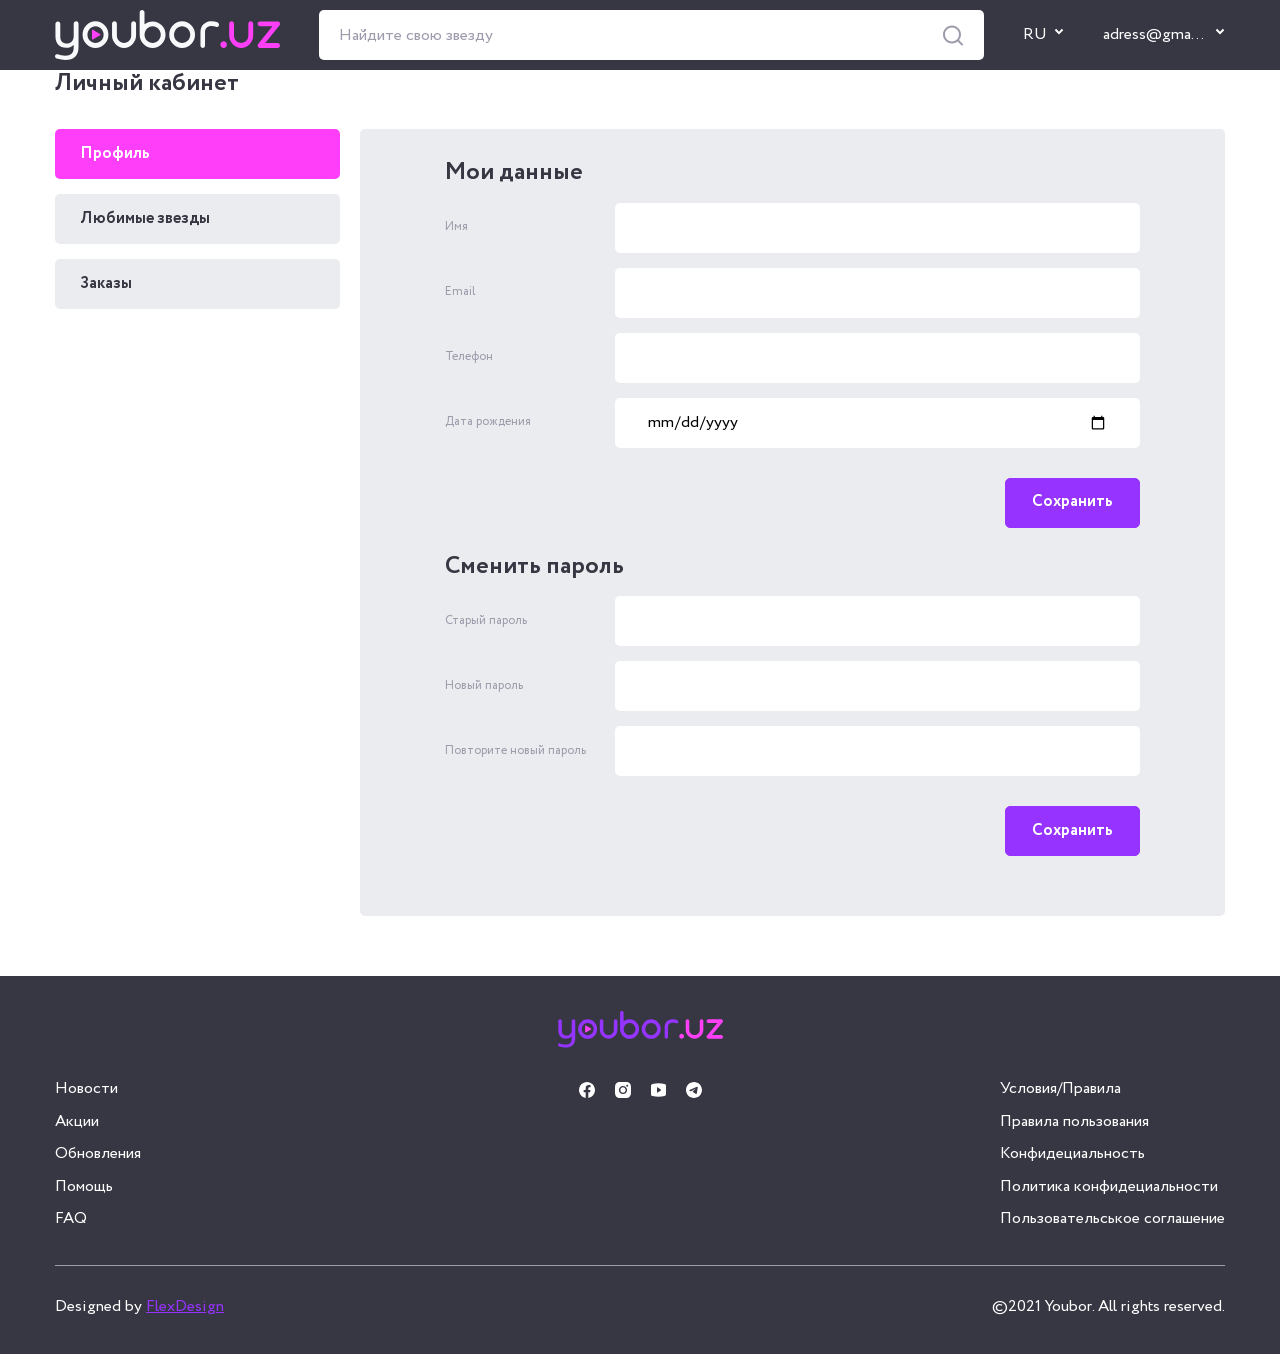
<file: app/profile.html>
<!DOCTYPE html>
<html lang="ru">

<head>

	<meta charset="utf-8">
	<title>Профиль</title>
	<meta name="description" content="youbor.uz">
	<meta name="viewport" content="width=device-width">
	<link rel="icon" href="img/favicon.ico">
	<!-- <meta property="og:image" content="img/preview.jpg"> -->
	<link rel="stylesheet" href="css/app.min.css?v=1">
	<script src="js/app.min.js" defer></script>

</head>

<body>

	<header class="header header--dark">
		<div class="header__container container">

			<div class="header__wrap">
				<a href="/" class="header__logo">
					<img src="img/logo.svg" alt="">
				</a>
	
				<div class="header__search">
					<input type="text" name="search" placeholder="Найдите свою звезду">
				</div>
	
				<div class="header__lang">
					<div class="header__lang_item">
						<span>RU</span>
						<img src="img/arrow.svg" alt="">
					</div>
					<ul class="header__lang_submenu">
						<li>
							<a href="#">UZ</a>
						</li>
					</ul>
				</div>
	
				<div class="header__profile">
					<div class="header__profile_item">
						<span>adress@gmail.com</span>
						<img src="img/arrow.svg" alt="">
					</div>
					<ul class="header__profile_submenu">
						<li>
							<a href="#">Выйти</a>
						</li>
					</ul>
				</div>
	
				<button class="hamburger" type="button">
					<span class="hamburger__item"></span>
				</button>
			</div>

			<div class="header__search header__search--mobile">
				<input type="text" name="search" placeholder="Найдите свою звезду">
			</div>
		</div>

	</header>

	<main class="main">

		<section class="profile">
			<div class="profile__container container">
				<h3 class="h3 profile__title">Личный кабинет</h3>
				<div class="profile__wrap">
					<div class="sidebar">
						<a href="#" class="active">Профиль</a>
						<a href="#">Любимые звезды</a>
						<a href="#">Заказы</a>
					</div>

					<div class="profile__content">
						<form action="#" class="profile__form">
							<h3 class="h3 profile__form_title">Мои данные</h3>
							<div class="profile__form_wrap">
								<div class="profile__item">
									<label for="profileName" class="profile__label">Имя</label>
									<input type="text" class="profile__input" id="profileName">
								</div>
								<div class="profile__item">
									<label for="profilEmail" class="profile__label">Email</label>
									<input type="email" class="profile__input" id="profilEmail">
								</div>
								<div class="profile__item">
									<label for="profileTel" class="profile__label">Телефон</label>
									<input type="tel" class="profile__input" id="profileTel">
								</div>
								<div class="profile__item">
									<label for="profileDate" class="profile__label">Дата рождения</label>
									<input class="profile__input" type="date" id="profileDate" placeholder="День рождения">
								</div>
							</div>
							<button type="submit" class="profile__form_btn btn">Сохранить</button>
						</form>
						<form action="#" class="profile__form">
							<h3 class="h3 profile__form_title">Сменить пароль</h3>
							<div class="profile__form_wrap">
								<div class="profile__item">
									<label for="profileOldPass" class="profile__label">Старый пароль</label>
									<input type="password" class="profile__input" id="profileOldPass">
								</div>
								<div class="profile__item">
									<label for="profileNewPass" class="profile__label">Новый пароль</label>
									<input type="password" class="profile__input" id="profileNewPass">
								</div>
								<div class="profile__item">
									<label for="profileNewPass2" class="profile__label">Повторите новый пароль</label>
									<input type="password" class="profile__input" id="profileNewPass2">
								</div>
							</div>
							<button type="submit" class="profile__form_btn btn">Сохранить</button>
						</form>
					</div>
				</div>
			</div>
		</section>

	</main>

	<footer class="footer">
		<div class="footer__container container">
			<a href="#" class="footer__logo">
				<img src="img/logo_footer.svg" alt="">
			</a>

			<div class="footer__wrap">
				<nav class="footer__nav footer__nav--left">
					<ul>
						<li>
							<a href="#">Новости</a>
						</li>
						<li>
							<a href="#">Акции</a>
						</li>
						<li>
							<a href="#">Обновления</a>
						</li>
						<li>
							<a href="#">Помощь</a>
						</li>
						<li>
							<a href="#">FAQ</a>
						</li>
					</ul>
				</nav>

				<div class="footer__links">
					<a href="#">
						<svg width="16" height="16" viewBox="0 0 16 16" fill="none" xmlns="http://www.w3.org/2000/svg">
							<path fill-rule="evenodd" clip-rule="evenodd" d="M0 8.04467C0 12.022 2.88867 15.3293 6.66667 16V10.222H4.66667V8H6.66667V6.222C6.66667 4.222 7.95533 3.11133 9.778 3.11133C10.3553 3.11133 10.978 3.2 11.5553 3.28867V5.33333H10.5333C9.55533 5.33333 9.33333 5.822 9.33333 6.44467V8H11.4667L11.1113 10.222H9.33333V16C13.1113 15.3293 16 12.0227 16 8.04467C16 3.62 12.4 0 8 0C3.6 0 0 3.62 0 8.04467Z" fill="white"/>
						</svg>
					</a>
					<a href="#">
						<svg width="16" height="16" viewBox="0 0 16 16" fill="none" xmlns="http://www.w3.org/2000/svg">
							<path d="M7.99785 5.3322C6.52888 5.3322 5.3301 6.53101 5.3301 8C5.3301 9.46899 6.52888 10.6678 7.99785 10.6678C9.46681 10.6678 10.6656 9.46899 10.6656 8C10.6656 6.53101 9.46681 5.3322 7.99785 5.3322ZM15.9991 8C15.9991 6.89525 16.0091 5.80051 15.9471 4.69777C15.885 3.4169 15.5928 2.28014 14.6562 1.3435C13.7176 0.404868 12.5829 0.114672 11.302 0.0526304C10.1973 -0.0094115 9.10258 0.000595291 7.99985 0.000595291C6.89512 0.000595291 5.80041 -0.0094115 4.69768 0.0526304C3.41684 0.114672 2.28009 0.40687 1.34348 1.3435C0.404861 2.28214 0.11467 3.4169 0.0526294 4.69777C-0.00941132 5.80252 0.000595279 6.89725 0.000595279 8C0.000595279 9.10275 -0.00941132 10.1995 0.0526294 11.3022C0.11467 12.5831 0.406862 13.7199 1.34348 14.6565C2.28209 15.5951 3.41684 15.8853 4.69768 15.9474C5.80241 16.0094 6.89713 15.9994 7.99985 15.9994C9.10458 15.9994 10.1993 16.0094 11.302 15.9474C12.5829 15.8853 13.7196 15.5931 14.6562 14.6565C15.5948 13.7179 15.885 12.5831 15.9471 11.3022C16.0111 10.1995 15.9991 9.10475 15.9991 8ZM7.99785 12.1048C5.72636 12.1048 3.89315 10.2715 3.89315 8C3.89315 5.72847 5.72636 3.89523 7.99785 3.89523C10.2693 3.89523 12.1025 5.72847 12.1025 8C12.1025 10.2715 10.2693 12.1048 7.99785 12.1048ZM12.2707 4.68576C11.7403 4.68576 11.312 4.25747 11.312 3.72711C11.312 3.19675 11.7403 2.76847 12.2707 2.76847C12.801 2.76847 13.2293 3.19675 13.2293 3.72711C13.2294 3.85305 13.2048 3.97778 13.1566 4.09416C13.1085 4.21054 13.0379 4.31628 12.9489 4.40533C12.8598 4.49438 12.7541 4.56499 12.6377 4.61311C12.5213 4.66123 12.3966 4.68592 12.2707 4.68576Z" fill="white"/>
						</svg>
					</a>
					<a href="#">
						<svg width="15" height="14" viewBox="0 0 15 14" fill="none" xmlns="http://www.w3.org/2000/svg">
							<path fill-rule="evenodd" clip-rule="evenodd" d="M1.506 0.891232C5.45715 -0.0119211 9.54285 -0.0119211 13.494 0.891232C13.9203 0.988635 14.3024 1.23907 14.5765 1.60073C14.8506 1.96239 15.0001 2.41338 15 2.87843V11.1216C15 12.0795 14.372 12.9083 13.494 13.1088C9.54286 14.012 5.45714 14.012 1.506 13.1088C1.07969 13.0114 0.697599 12.761 0.423516 12.3993C0.149432 12.0377 -5.80309e-05 11.5867 1.68988e-08 11.1216V2.87843C1.68988e-08 1.92057 0.628 1.09177 1.506 0.891232V0.891232ZM6.777 4.42297C6.70171 4.36952 6.61423 4.33886 6.52389 4.33425C6.43355 4.32964 6.34373 4.35125 6.264 4.39679C6.18427 4.44232 6.1176 4.51007 6.07111 4.59283C6.02462 4.67558 6.00005 4.77023 6 4.8667V9.13337C6.00005 9.22984 6.02462 9.32449 6.07111 9.40724C6.1176 9.48999 6.18427 9.55774 6.264 9.60328C6.34373 9.64881 6.43355 9.67042 6.52389 9.66581C6.61423 9.6612 6.70171 9.63054 6.777 9.5771L9.777 7.44377C9.84548 7.39506 9.90163 7.32908 9.94046 7.25167C9.97929 7.17426 9.99961 7.08783 9.99961 7.00003C9.99961 6.91224 9.97929 6.8258 9.94046 6.7484C9.90163 6.67099 9.84548 6.605 9.777 6.5563L6.777 4.42297V4.42297Z" fill="white"/>
						</svg>
					</a>
					<a href="#">
						<svg width="16" height="16" viewBox="0 0 16 16" fill="none" xmlns="http://www.w3.org/2000/svg">
							<path fill-rule="evenodd" clip-rule="evenodd" d="M16 8C16 12.418 12.418 16 8 16C3.582 16 0 12.418 0 8C0 3.582 3.582 0 8 0C12.418 0 16 3.582 16 8ZM8.28667 5.906C7.50867 6.22933 5.95333 6.89933 3.62133 7.91533C3.24267 8.066 3.044 8.21333 3.026 8.35733C2.99533 8.60133 3.30067 8.69733 3.71533 8.82733C3.772 8.84533 3.83067 8.86333 3.89067 8.88333C4.29933 9.016 4.84867 9.17133 5.134 9.17733C5.39333 9.18267 5.68267 9.076 6.002 8.85733C8.18067 7.386 9.30533 6.64267 9.376 6.62667C9.426 6.61533 9.49533 6.60067 9.542 6.64267C9.58867 6.684 9.584 6.76267 9.57933 6.784C9.54867 6.91267 8.35267 8.02533 7.73267 8.60133C7.53933 8.78067 7.40267 8.908 7.37467 8.93733C7.312 9.002 7.248 9.064 7.18667 9.12333C6.80667 9.48867 6.52267 9.76333 7.20267 10.2113C7.52933 10.4267 7.79067 10.6047 8.05133 10.782C8.336 10.976 8.62 11.1693 8.988 11.4107C9.08133 11.472 9.17067 11.5353 9.258 11.5973C9.58933 11.834 9.88733 12.046 10.2553 12.0127C10.4687 11.9927 10.69 11.792 10.802 11.1927C11.0667 9.77533 11.588 6.706 11.7087 5.44067C11.716 5.33561 11.7115 5.23006 11.6953 5.126C11.6856 5.04195 11.6447 4.96462 11.5807 4.90933C11.4853 4.83133 11.3373 4.81467 11.2707 4.816C10.97 4.82133 10.5087 4.982 8.28667 5.906Z" fill="white"/>
							</svg>
					</a>
				</div>

				<nav class="footer__nav">
					<ul>
						<li>
							<a href="#">Условия/Правила</a>
						</li>
						<li>
							<a href="#">Правила пользования</a>
						</li>
						<li>
							<a href="#">Конфидециальность</a>
						</li>
						<li>
							<a href="#">Политика конфидециальности</a>
						</li>
						<li>
							<a href="#">Пользовательськое соглашение</a>
						</li>
					</ul>
				</nav>
			</div>

			<div class="footer__bottom">
				<div class="footer__dev">
					Designed by
					<a href="http://flex-design.net/" target="_blank">FlexDesign</a>
				</div>

				<p class="footer__copyright">
					©2021 Youbor. All rights reserved.
				</p>

			</div>
		</div>
	</footer>

</body>
</html>
</file>
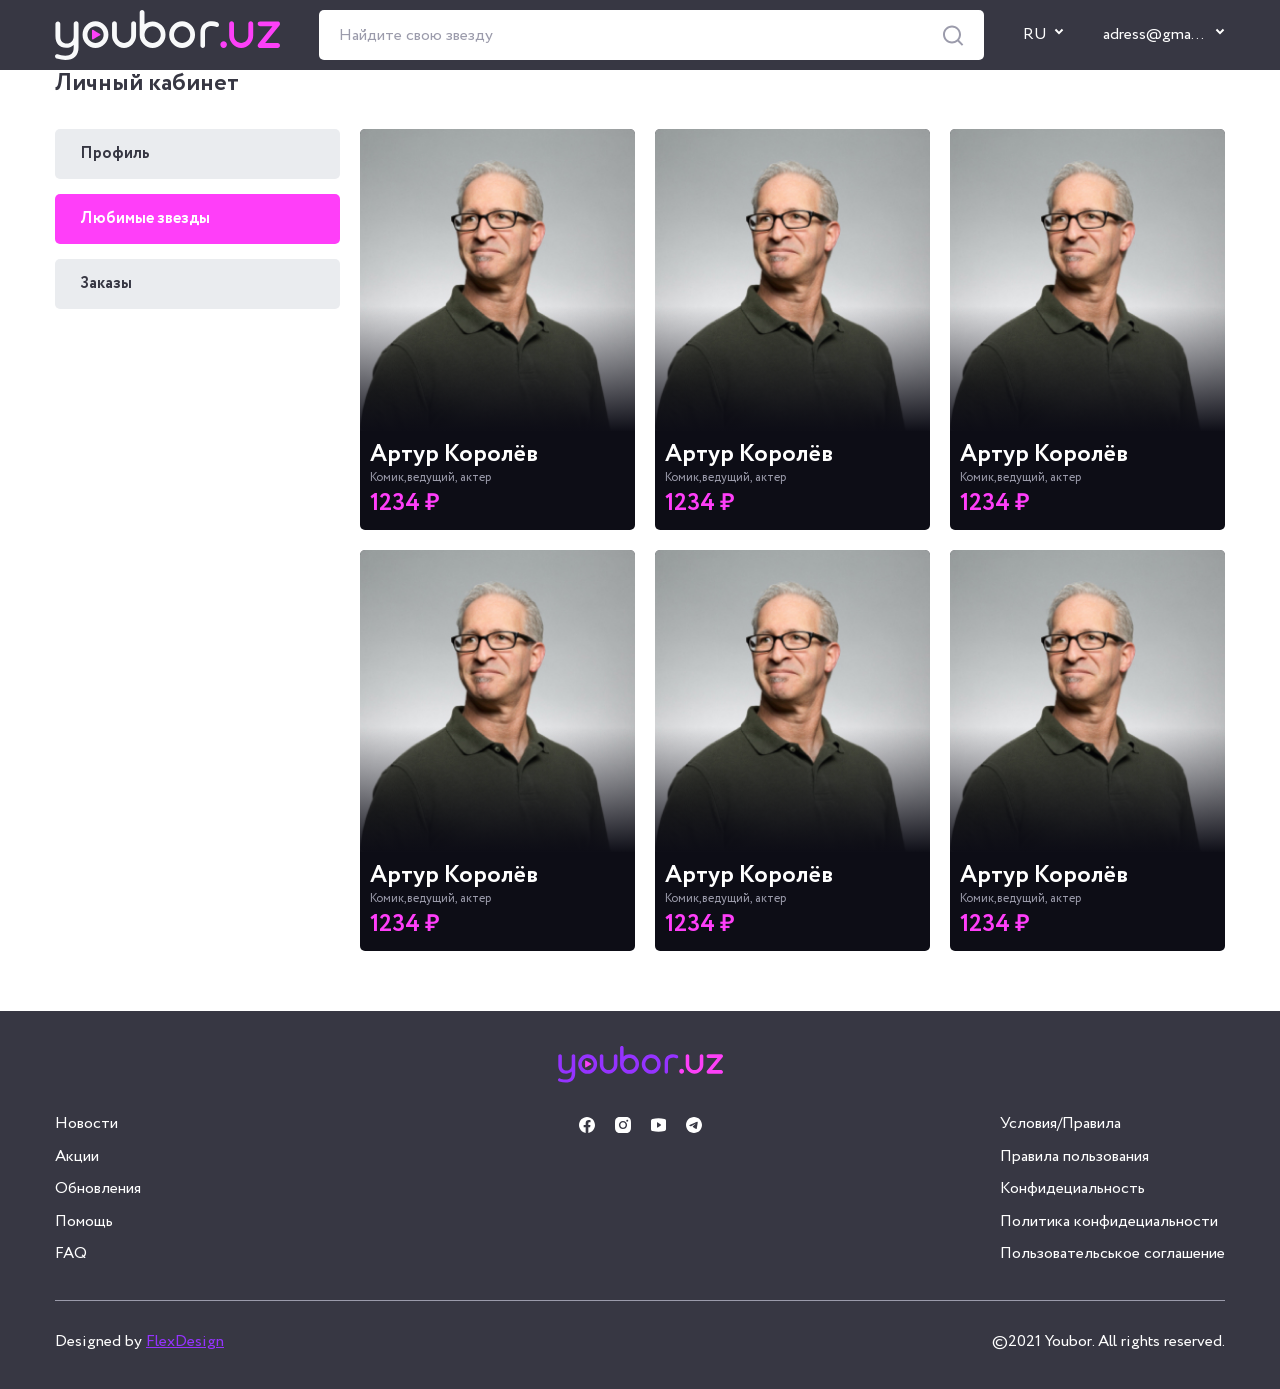
<file: app/stars.html>
<!DOCTYPE html>
<html lang="ru">

<head>

	<meta charset="utf-8">
	<title>Любимые звезды</title>
	<meta name="description" content="youbor.uz">
	<meta name="viewport" content="width=device-width">
	<link rel="icon" href="img/favicon.ico">
	<!-- <meta property="og:image" content="img/preview.jpg"> -->
	<link rel="stylesheet" href="css/app.min.css?v=1">
	<script src="js/app.min.js" defer></script>

</head>

<body>

	<header class="header header--dark">
		<div class="header__container container">

			<div class="header__wrap">
				<a href="/" class="header__logo">
					<img src="img/logo.svg" alt="">
				</a>
	
				<div class="header__search">
					<input type="text" name="search" placeholder="Найдите свою звезду">
				</div>
	
				<div class="header__lang">
					<div class="header__lang_item">
						<span>RU</span>
						<img src="img/arrow.svg" alt="">
					</div>
					<ul class="header__lang_submenu">
						<li>
							<a href="#">UZ</a>
						</li>
					</ul>
				</div>
	
				<div class="header__profile">
					<div class="header__profile_item">
						<span>adress@gmail.com</span>
						<img src="img/arrow.svg" alt="">
					</div>
					<ul class="header__profile_submenu">
						<li>
							<a href="#">Выйти</a>
						</li>
					</ul>
				</div>
	
				<button class="hamburger" type="button">
					<span class="hamburger__item"></span>
				</button>
			</div>

			<div class="header__search header__search--mobile">
				<input type="text" name="search" placeholder="Найдите свою звезду">
			</div>
		</div>

	</header>

	<main class="main">

		<section class="stars">
			<div class="stars__container container">
				<h3 class="h3 profile__title">Личный кабинет</h3>
				<div class="stars__wrap">
					<div class="sidebar">
						<a href="#">Профиль</a>
						<a href="#" class="active">Любимые звезды</a>
						<a href="#">Заказы</a>
					</div>

					<div class="stars__content">
						<a href="#" class="star__item">
							<div class="star__img">
								<img src="img/star.jpg" alt="">
							</div>
							<div class="star__info">
								<h3 class="h3 star__name">Артур Королёв</h3>
								<p class="star__desc">Комик,ведущий, актер</p>
								<p class="star__price">1234 ₽</p>
							</div>
						</a>
						<a href="#" class="star__item">
							<div class="star__img">
								<img src="img/star.jpg" alt="">
							</div>
							<div class="star__info">
								<h3 class="h3 star__name">Артур Королёв</h3>
								<p class="star__desc">Комик,ведущий, актер</p>
								<p class="star__price">1234 ₽</p>
							</div>
						</a>
						<a href="#" class="star__item">
							<div class="star__img">
								<img src="img/star.jpg" alt="">
							</div>
							<div class="star__info">
								<h3 class="h3 star__name">Артур Королёв</h3>
								<p class="star__desc">Комик,ведущий, актер</p>
								<p class="star__price">1234 ₽</p>
							</div>
						</a>
						<a href="#" class="star__item">
							<div class="star__img">
								<img src="img/star.jpg" alt="">
							</div>
							<div class="star__info">
								<h3 class="h3 star__name">Артур Королёв</h3>
								<p class="star__desc">Комик,ведущий, актер</p>
								<p class="star__price">1234 ₽</p>
							</div>
						</a>
						<a href="#" class="star__item">
							<div class="star__img">
								<img src="img/star.jpg" alt="">
							</div>
							<div class="star__info">
								<h3 class="h3 star__name">Артур Королёв</h3>
								<p class="star__desc">Комик,ведущий, актер</p>
								<p class="star__price">1234 ₽</p>
							</div>
						</a>
						<a href="#" class="star__item">
							<div class="star__img">
								<img src="img/star.jpg" alt="">
							</div>
							<div class="star__info">
								<h3 class="h3 star__name">Артур Королёв</h3>
								<p class="star__desc">Комик,ведущий, актер</p>
								<p class="star__price">1234 ₽</p>
							</div>
						</a>
					</div>



				</div>
			</div>
		</section>

	</main>

	<footer class="footer">
		<div class="footer__container container">
			<a href="#" class="footer__logo">
				<img src="img/logo_footer.svg" alt="">
			</a>

			<div class="footer__wrap">
				<nav class="footer__nav footer__nav--left">
					<ul>
						<li>
							<a href="#">Новости</a>
						</li>
						<li>
							<a href="#">Акции</a>
						</li>
						<li>
							<a href="#">Обновления</a>
						</li>
						<li>
							<a href="#">Помощь</a>
						</li>
						<li>
							<a href="#">FAQ</a>
						</li>
					</ul>
				</nav>

				<div class="footer__links">
					<a href="#">
						<svg width="16" height="16" viewBox="0 0 16 16" fill="none" xmlns="http://www.w3.org/2000/svg">
							<path fill-rule="evenodd" clip-rule="evenodd" d="M0 8.04467C0 12.022 2.88867 15.3293 6.66667 16V10.222H4.66667V8H6.66667V6.222C6.66667 4.222 7.95533 3.11133 9.778 3.11133C10.3553 3.11133 10.978 3.2 11.5553 3.28867V5.33333H10.5333C9.55533 5.33333 9.33333 5.822 9.33333 6.44467V8H11.4667L11.1113 10.222H9.33333V16C13.1113 15.3293 16 12.0227 16 8.04467C16 3.62 12.4 0 8 0C3.6 0 0 3.62 0 8.04467Z" fill="white"/>
						</svg>
					</a>
					<a href="#">
						<svg width="16" height="16" viewBox="0 0 16 16" fill="none" xmlns="http://www.w3.org/2000/svg">
							<path d="M7.99785 5.3322C6.52888 5.3322 5.3301 6.53101 5.3301 8C5.3301 9.46899 6.52888 10.6678 7.99785 10.6678C9.46681 10.6678 10.6656 9.46899 10.6656 8C10.6656 6.53101 9.46681 5.3322 7.99785 5.3322ZM15.9991 8C15.9991 6.89525 16.0091 5.80051 15.9471 4.69777C15.885 3.4169 15.5928 2.28014 14.6562 1.3435C13.7176 0.404868 12.5829 0.114672 11.302 0.0526304C10.1973 -0.0094115 9.10258 0.000595291 7.99985 0.000595291C6.89512 0.000595291 5.80041 -0.0094115 4.69768 0.0526304C3.41684 0.114672 2.28009 0.40687 1.34348 1.3435C0.404861 2.28214 0.11467 3.4169 0.0526294 4.69777C-0.00941132 5.80252 0.000595279 6.89725 0.000595279 8C0.000595279 9.10275 -0.00941132 10.1995 0.0526294 11.3022C0.11467 12.5831 0.406862 13.7199 1.34348 14.6565C2.28209 15.5951 3.41684 15.8853 4.69768 15.9474C5.80241 16.0094 6.89713 15.9994 7.99985 15.9994C9.10458 15.9994 10.1993 16.0094 11.302 15.9474C12.5829 15.8853 13.7196 15.5931 14.6562 14.6565C15.5948 13.7179 15.885 12.5831 15.9471 11.3022C16.0111 10.1995 15.9991 9.10475 15.9991 8ZM7.99785 12.1048C5.72636 12.1048 3.89315 10.2715 3.89315 8C3.89315 5.72847 5.72636 3.89523 7.99785 3.89523C10.2693 3.89523 12.1025 5.72847 12.1025 8C12.1025 10.2715 10.2693 12.1048 7.99785 12.1048ZM12.2707 4.68576C11.7403 4.68576 11.312 4.25747 11.312 3.72711C11.312 3.19675 11.7403 2.76847 12.2707 2.76847C12.801 2.76847 13.2293 3.19675 13.2293 3.72711C13.2294 3.85305 13.2048 3.97778 13.1566 4.09416C13.1085 4.21054 13.0379 4.31628 12.9489 4.40533C12.8598 4.49438 12.7541 4.56499 12.6377 4.61311C12.5213 4.66123 12.3966 4.68592 12.2707 4.68576Z" fill="white"/>
						</svg>
					</a>
					<a href="#">
						<svg width="15" height="14" viewBox="0 0 15 14" fill="none" xmlns="http://www.w3.org/2000/svg">
							<path fill-rule="evenodd" clip-rule="evenodd" d="M1.506 0.891232C5.45715 -0.0119211 9.54285 -0.0119211 13.494 0.891232C13.9203 0.988635 14.3024 1.23907 14.5765 1.60073C14.8506 1.96239 15.0001 2.41338 15 2.87843V11.1216C15 12.0795 14.372 12.9083 13.494 13.1088C9.54286 14.012 5.45714 14.012 1.506 13.1088C1.07969 13.0114 0.697599 12.761 0.423516 12.3993C0.149432 12.0377 -5.80309e-05 11.5867 1.68988e-08 11.1216V2.87843C1.68988e-08 1.92057 0.628 1.09177 1.506 0.891232V0.891232ZM6.777 4.42297C6.70171 4.36952 6.61423 4.33886 6.52389 4.33425C6.43355 4.32964 6.34373 4.35125 6.264 4.39679C6.18427 4.44232 6.1176 4.51007 6.07111 4.59283C6.02462 4.67558 6.00005 4.77023 6 4.8667V9.13337C6.00005 9.22984 6.02462 9.32449 6.07111 9.40724C6.1176 9.48999 6.18427 9.55774 6.264 9.60328C6.34373 9.64881 6.43355 9.67042 6.52389 9.66581C6.61423 9.6612 6.70171 9.63054 6.777 9.5771L9.777 7.44377C9.84548 7.39506 9.90163 7.32908 9.94046 7.25167C9.97929 7.17426 9.99961 7.08783 9.99961 7.00003C9.99961 6.91224 9.97929 6.8258 9.94046 6.7484C9.90163 6.67099 9.84548 6.605 9.777 6.5563L6.777 4.42297V4.42297Z" fill="white"/>
						</svg>
					</a>
					<a href="#">
						<svg width="16" height="16" viewBox="0 0 16 16" fill="none" xmlns="http://www.w3.org/2000/svg">
							<path fill-rule="evenodd" clip-rule="evenodd" d="M16 8C16 12.418 12.418 16 8 16C3.582 16 0 12.418 0 8C0 3.582 3.582 0 8 0C12.418 0 16 3.582 16 8ZM8.28667 5.906C7.50867 6.22933 5.95333 6.89933 3.62133 7.91533C3.24267 8.066 3.044 8.21333 3.026 8.35733C2.99533 8.60133 3.30067 8.69733 3.71533 8.82733C3.772 8.84533 3.83067 8.86333 3.89067 8.88333C4.29933 9.016 4.84867 9.17133 5.134 9.17733C5.39333 9.18267 5.68267 9.076 6.002 8.85733C8.18067 7.386 9.30533 6.64267 9.376 6.62667C9.426 6.61533 9.49533 6.60067 9.542 6.64267C9.58867 6.684 9.584 6.76267 9.57933 6.784C9.54867 6.91267 8.35267 8.02533 7.73267 8.60133C7.53933 8.78067 7.40267 8.908 7.37467 8.93733C7.312 9.002 7.248 9.064 7.18667 9.12333C6.80667 9.48867 6.52267 9.76333 7.20267 10.2113C7.52933 10.4267 7.79067 10.6047 8.05133 10.782C8.336 10.976 8.62 11.1693 8.988 11.4107C9.08133 11.472 9.17067 11.5353 9.258 11.5973C9.58933 11.834 9.88733 12.046 10.2553 12.0127C10.4687 11.9927 10.69 11.792 10.802 11.1927C11.0667 9.77533 11.588 6.706 11.7087 5.44067C11.716 5.33561 11.7115 5.23006 11.6953 5.126C11.6856 5.04195 11.6447 4.96462 11.5807 4.90933C11.4853 4.83133 11.3373 4.81467 11.2707 4.816C10.97 4.82133 10.5087 4.982 8.28667 5.906Z" fill="white"/>
							</svg>
					</a>
				</div>

				<nav class="footer__nav">
					<ul>
						<li>
							<a href="#">Условия/Правила</a>
						</li>
						<li>
							<a href="#">Правила пользования</a>
						</li>
						<li>
							<a href="#">Конфидециальность</a>
						</li>
						<li>
							<a href="#">Политика конфидециальности</a>
						</li>
						<li>
							<a href="#">Пользовательськое соглашение</a>
						</li>
					</ul>
				</nav>
			</div>

			<div class="footer__bottom">
				<div class="footer__dev">
					Designed by
					<a href="http://flex-design.net/" target="_blank">FlexDesign</a>
				</div>

				<p class="footer__copyright">
					©2021 Youbor. All rights reserved.
				</p>

			</div>
		</div>
	</footer>

</body>
</html>
</file>
<file: app/css/app.min.css>
*,::after,::before{-webkit-box-sizing:border-box;box-sizing:border-box}html{font-family:sans-serif;line-height:1.15;-webkit-text-size-adjust:100%;-webkit-tap-highlight-color:transparent}article,aside,figcaption,figure,footer,header,hgroup,main,nav,section{display:block}body{margin:0;font-family:-apple-system,BlinkMacSystemFont,"Segoe UI",Roboto,"Helvetica Neue",Arial,"Noto Sans","Liberation Sans",sans-serif,"Apple Color Emoji","Segoe UI Emoji","Segoe UI Symbol","Noto Color Emoji";font-size:1rem;font-weight:400;line-height:1.5;color:#212529;text-align:left;background-color:#fff}[tabindex="-1"]:focus:not(:focus-visible){outline:0!important}hr{-webkit-box-sizing:content-box;box-sizing:content-box;height:0;overflow:visible}h1,h2,h3,h4,h5,h6{margin-top:0;margin-bottom:.5rem}p{margin-top:0;margin-bottom:1rem}abbr[data-original-title],abbr[title]{text-decoration:underline;-webkit-text-decoration:underline dotted;text-decoration:underline dotted;cursor:help;border-bottom:0;-webkit-text-decoration-skip-ink:none;text-decoration-skip-ink:none}address{margin-bottom:1rem;font-style:normal;line-height:inherit}dl,ol,ul{margin-top:0;margin-bottom:1rem}ol ol,ol ul,ul ol,ul ul{margin-bottom:0}dt{font-weight:700}dd{margin-bottom:.5rem;margin-left:0}blockquote{margin:0 0 1rem}b,strong{font-weight:bolder}small{font-size:80%}sub,sup{position:relative;font-size:75%;line-height:0;vertical-align:baseline}sub{bottom:-.25em}sup{top:-.5em}a{color:#007bff;text-decoration:none;background-color:transparent}a:hover{color:#0056b3;text-decoration:underline}a:not([href]):not([class]){color:inherit;text-decoration:none}a:not([href]):not([class]):hover{color:inherit;text-decoration:none}code,kbd,pre,samp{font-family:SFMono-Regular,Menlo,Monaco,Consolas,"Liberation Mono","Courier New",monospace;font-size:1em}pre{margin-top:0;margin-bottom:1rem;overflow:auto;-ms-overflow-style:scrollbar}figure{margin:0 0 1rem}img{vertical-align:middle;border-style:none}svg{overflow:hidden;vertical-align:middle}table{border-collapse:collapse}caption{padding-top:.75rem;padding-bottom:.75rem;color:#6c757d;text-align:left;caption-side:bottom}th{text-align:inherit;text-align:-webkit-match-parent}label{display:inline-block;margin-bottom:.5rem}button{border-radius:0}button:focus:not(:focus-visible){outline:0}button,input,optgroup,select,textarea{margin:0;font-family:inherit;font-size:inherit;line-height:inherit}button,input{overflow:visible}button,select{text-transform:none}[role=button]{cursor:pointer}select{word-wrap:normal}[type=button],[type=reset],[type=submit],button{-webkit-appearance:button}[type=button]:not(:disabled),[type=reset]:not(:disabled),[type=submit]:not(:disabled),button:not(:disabled){cursor:pointer}[type=button]::-moz-focus-inner,[type=reset]::-moz-focus-inner,[type=submit]::-moz-focus-inner,button::-moz-focus-inner{padding:0;border-style:none}input[type=checkbox],input[type=radio]{-webkit-box-sizing:border-box;box-sizing:border-box;padding:0}textarea{overflow:auto;resize:vertical}fieldset{min-width:0;padding:0;margin:0;border:0}legend{display:block;width:100%;max-width:100%;padding:0;margin-bottom:.5rem;font-size:1.5rem;line-height:inherit;color:inherit;white-space:normal}progress{vertical-align:baseline}[type=number]::-webkit-inner-spin-button,[type=number]::-webkit-outer-spin-button{height:auto}[type=search]{outline-offset:-2px;-webkit-appearance:none}[type=search]::-webkit-search-decoration{-webkit-appearance:none}::-webkit-file-upload-button{font:inherit;-webkit-appearance:button}output{display:inline-block}summary{display:list-item;cursor:pointer}template{display:none}[hidden]{display:none!important}@font-face{font-family:swiper-icons;src:url("data:application/font-woff;charset=utf-8;base64, [base64]//wADZ2x5ZgAAAywAAADMAAAD2MHtryVoZWFkAAABbAAAADAAAAA2E2+eoWhoZWEAAAGcAAAAHwAAACQC9gDzaG10eAAAAigAAAAZAAAArgJkABFsb2NhAAAC0AAAAFoAAABaFQAUGG1heHAAAAG8AAAAHwAAACAAcABAbmFtZQAAA/gAAAE5AAACXvFdBwlwb3N0AAAFNAAAAGIAAACE5s74hXjaY2BkYGAAYpf5Hu/j+W2+MnAzMYDAzaX6QjD6/4//Bxj5GA8AuRwMYGkAPywL13jaY2BkYGA88P8Agx4j+/8fQDYfA1AEBWgDAIB2BOoAeNpjYGRgYNBh4GdgYgABEMnIABJzYNADCQAACWgAsQB42mNgYfzCOIGBlYGB0YcxjYGBwR1Kf2WQZGhhYGBiYGVmgAFGBiQQkOaawtDAoMBQxXjg/wEGPcYDDA4wNUA2CCgwsAAAO4EL6gAAeNpj2M0gyAACqxgGNWBkZ2D4/wMA+xkDdgAAAHjaY2BgYGaAYBkGRgYQiAHyGMF8FgYHIM3DwMHABGQrMOgyWDLEM1T9/w8UBfEMgLzE////P/5//f/V/xv+r4eaAAeMbAxwIUYmIMHEgKYAYjUcsDAwsLKxc3BycfPw8jEQA/[base64]/uznmfPFBNODM2K7MTQ45YEAZqGP81AmGGcF3iPqOop0r1SPTaTbVkfUe4HXj97wYE+yNwWYxwWu4v1ugWHgo3S1XdZEVqWM7ET0cfnLGxWfkgR42o2PvWrDMBSFj/IHLaF0zKjRgdiVMwScNRAoWUoH78Y2icB/yIY09An6AH2Bdu/UB+yxopYshQiEvnvu0dURgDt8QeC8PDw7Fpji3fEA4z/PEJ6YOB5hKh4dj3EvXhxPqH/SKUY3rJ7srZ4FZnh1PMAtPhwP6fl2PMJMPDgeQ4rY8YT6Gzao0eAEA409DuggmTnFnOcSCiEiLMgxCiTI6Cq5DZUd3Qmp10vO0LaLTd2cjN4fOumlc7lUYbSQcZFkutRG7g6JKZKy0RmdLY680CDnEJ+UMkpFFe1RN7nxdVpXrC4aTtnaurOnYercZg2YVmLN/d/gczfEimrE/fs/bOuq29Zmn8tloORaXgZgGa78yO9/cnXm2BpaGvq25Dv9S4E9+5SIc9PqupJKhYFSSl47+Qcr1mYNAAAAeNptw0cKwkAAAMDZJA8Q7OUJvkLsPfZ6zFVERPy8qHh2YER+3i/BP83vIBLLySsoKimrqKqpa2hp6+jq6RsYGhmbmJqZSy0sraxtbO3sHRydnEMU4uR6yx7JJXveP7WrDycAAAAAAAH//wACeNpjYGRgYOABYhkgZgJCZgZNBkYGLQZtIJsFLMYAAAw3ALgAeNolizEKgDAQBCchRbC2sFER0YD6qVQiBCv/H9ezGI6Z5XBAw8CBK/m5iQQVauVbXLnOrMZv2oLdKFa8Pjuru2hJzGabmOSLzNMzvutpB3N42mNgZGBg4GKQYzBhYMxJLMlj4GBgAYow/P/PAJJhLM6sSoWKfWCAAwDAjgbRAAB42mNgYGBkAIIbCZo5IPrmUn0hGA0AO8EFTQAA") format("woff");font-weight:400;font-style:normal}:root{--swiper-theme-color:#007aff}.swiper-container{margin-left:auto;margin-right:auto;position:relative;overflow:hidden;list-style:none;padding:0;z-index:1}.swiper-container-vertical>.swiper-wrapper{-webkit-box-orient:vertical;-webkit-box-direction:normal;-ms-flex-direction:column;flex-direction:column}.swiper-wrapper{position:relative;width:100%;height:100%;z-index:1;display:-webkit-box;display:-ms-flexbox;display:flex;-webkit-transition-property:-webkit-transform;transition-property:-webkit-transform;-o-transition-property:transform;transition-property:transform;transition-property:transform,-webkit-transform;-webkit-box-sizing:content-box;box-sizing:content-box}.swiper-container-android .swiper-slide,.swiper-wrapper{-webkit-transform:translate3d(0,0,0);transform:translate3d(0,0,0)}.swiper-container-multirow>.swiper-wrapper{-ms-flex-wrap:wrap;flex-wrap:wrap}.swiper-container-multirow-column>.swiper-wrapper{-ms-flex-wrap:wrap;flex-wrap:wrap;-webkit-box-orient:vertical;-webkit-box-direction:normal;-ms-flex-direction:column;flex-direction:column}.swiper-container-free-mode>.swiper-wrapper{-webkit-transition-timing-function:ease-out;-o-transition-timing-function:ease-out;transition-timing-function:ease-out;margin:0 auto}.swiper-container-pointer-events{-ms-touch-action:pan-y;touch-action:pan-y}.swiper-container-pointer-events.swiper-container-vertical{-ms-touch-action:pan-x;touch-action:pan-x}.swiper-slide{-ms-flex-negative:0;flex-shrink:0;width:100%;height:100%;position:relative;-webkit-transition-property:-webkit-transform;transition-property:-webkit-transform;-o-transition-property:transform;transition-property:transform;transition-property:transform,-webkit-transform}.swiper-slide-invisible-blank{visibility:hidden}.swiper-container-autoheight,.swiper-container-autoheight .swiper-slide{height:auto}.swiper-container-autoheight .swiper-wrapper{-webkit-box-align:start;-ms-flex-align:start;align-items:flex-start;-webkit-transition-property:height,-webkit-transform;transition-property:height,-webkit-transform;-o-transition-property:transform,height;transition-property:transform,height;transition-property:transform,height,-webkit-transform}.swiper-container-3d{-webkit-perspective:1200px;perspective:1200px}.swiper-container-3d .swiper-cube-shadow,.swiper-container-3d .swiper-slide,.swiper-container-3d .swiper-slide-shadow-bottom,.swiper-container-3d .swiper-slide-shadow-left,.swiper-container-3d .swiper-slide-shadow-right,.swiper-container-3d .swiper-slide-shadow-top,.swiper-container-3d .swiper-wrapper{-webkit-transform-style:preserve-3d;transform-style:preserve-3d}.swiper-container-3d .swiper-slide-shadow-bottom,.swiper-container-3d .swiper-slide-shadow-left,.swiper-container-3d .swiper-slide-shadow-right,.swiper-container-3d .swiper-slide-shadow-top{position:absolute;left:0;top:0;width:100%;height:100%;pointer-events:none;z-index:10}.swiper-container-3d .swiper-slide-shadow-left{background-image:-webkit-gradient(linear,right top,left top,from(rgba(0,0,0,.5)),to(rgba(0,0,0,0)));background-image:-o-linear-gradient(right,rgba(0,0,0,.5),rgba(0,0,0,0));background-image:linear-gradient(to left,rgba(0,0,0,.5),rgba(0,0,0,0))}.swiper-container-3d .swiper-slide-shadow-right{background-image:-webkit-gradient(linear,left top,right top,from(rgba(0,0,0,.5)),to(rgba(0,0,0,0)));background-image:-o-linear-gradient(left,rgba(0,0,0,.5),rgba(0,0,0,0));background-image:linear-gradient(to right,rgba(0,0,0,.5),rgba(0,0,0,0))}.swiper-container-3d .swiper-slide-shadow-top{background-image:-webkit-gradient(linear,left bottom,left top,from(rgba(0,0,0,.5)),to(rgba(0,0,0,0)));background-image:-o-linear-gradient(bottom,rgba(0,0,0,.5),rgba(0,0,0,0));background-image:linear-gradient(to top,rgba(0,0,0,.5),rgba(0,0,0,0))}.swiper-container-3d .swiper-slide-shadow-bottom{background-image:-webkit-gradient(linear,left top,left bottom,from(rgba(0,0,0,.5)),to(rgba(0,0,0,0)));background-image:-o-linear-gradient(top,rgba(0,0,0,.5),rgba(0,0,0,0));background-image:linear-gradient(to bottom,rgba(0,0,0,.5),rgba(0,0,0,0))}.swiper-container-css-mode>.swiper-wrapper{overflow:auto;scrollbar-width:none;-ms-overflow-style:none}.swiper-container-css-mode>.swiper-wrapper::-webkit-scrollbar{display:none}.swiper-container-css-mode>.swiper-wrapper>.swiper-slide{scroll-snap-align:start start}.swiper-container-horizontal.swiper-container-css-mode>.swiper-wrapper{-webkit-scroll-snap-type:x mandatory;-ms-scroll-snap-type:x mandatory;scroll-snap-type:x mandatory}.swiper-container-vertical.swiper-container-css-mode>.swiper-wrapper{-webkit-scroll-snap-type:y mandatory;-ms-scroll-snap-type:y mandatory;scroll-snap-type:y mandatory}.form{position:relative}.form::after,.form::before{content:'';position:absolute;top:0;left:0}@font-face{font-family:Circe;font-style:normal;font-weight:400;src:url(../fonts/Circe-Regular.woff2) format("woff2");font-display:swap}@font-face{font-family:Circe;font-style:normal;font-weight:700;src:url(../fonts/Circe-Bold.woff2) format("woff2");font-display:swap}body{overflow-x:hidden;position:relative;min-width:320px;font-family:Circe,sans-serif;font-size:16px;color:#9b9bab;line-height:1.4;font-weight:400;min-height:100vh;display:-webkit-box;display:-ms-flexbox;display:flex;-webkit-box-orient:vertical;-webkit-box-direction:normal;-ms-flex-direction:column;flex-direction:column;-webkit-box-pack:justify;-ms-flex-pack:justify;justify-content:space-between}::-moz-selection{background-color:#9633ff;color:#fff}::selection{background-color:#9633ff;color:#fff}::-webkit-input-placeholder{color:#666}::-moz-placeholder{color:#666}:-ms-input-placeholder{color:#666}::-ms-input-placeholder{color:#666}::placeholder{color:#666}h1,h2,h3,h4,h5,h6{font-weight:700;line-height:1.2;margin:0;padding:0}ul{margin:0;padding:0;list-style-type:none}b,strong{font-weight:700}p{margin:0;padding:0}a,button{-webkit-transition:all .6s;-o-transition:all .6s;transition:all .6s}a:focus,a:hover,button:focus,button:hover{outline:0;text-decoration:none;outline:0}input,select,textarea{-webkit-transition:all .6s;-o-transition:all .6s;transition:all .6s;outline:0;-webkit-box-shadow:none;box-shadow:none;border:1px solid #000}input:focus:required:invalid,select:focus:required:invalid,textarea:focus:required:invalid{border-color:red;outline:0;-webkit-box-shadow:none;box-shadow:none;-webkit-appearance:none}input:required:valid,select:required:valid,textarea:required:valid{border-color:green;outline:0;-webkit-box-shadow:none;box-shadow:none;-webkit-appearance:none}input::-webkit-input-placeholder,select::-webkit-input-placeholder,textarea::-webkit-input-placeholder{color:#9b9bab}input::-moz-placeholder,select::-moz-placeholder,textarea::-moz-placeholder{color:#9b9bab}input:-ms-input-placeholder,select:-ms-input-placeholder,textarea:-ms-input-placeholder{color:#9b9bab}input::-ms-input-placeholder,select::-ms-input-placeholder,textarea::-ms-input-placeholder{color:#9b9bab}input::placeholder,select::placeholder,textarea::placeholder{color:#9b9bab}.container{width:100%;max-width:1200px;padding:0 15px;margin:0 auto}@media only screen and (max-width:1200px){.container{max-width:992px}}@media only screen and (max-width:992px){.container{max-width:768px}}@media only screen and (max-width:767px){.container{max-width:576px}}@media only screen and (max-width:576px){.container{max-width:480px}}.h1{font-size:46px}@media only screen and (max-width:767px){.h1{font-size:32px}}.h2{font-size:36px;font-weight:700;color:#373743}.article blockquote,.h3{font-size:24px;font-weight:700}.body--auth{background:url(../img/auth_bg.jpg)}.main{margin-top:70px}@media only screen and (max-width:767px){.main{margin-top:120px}}@media only screen and (max-width:480px){.main{margin-top:90px}}.main--index{padding-top:0;margin-top:0}.breadcrumbs{margin-bottom:20px}.breadcrumbs__container{display:-webkit-box;display:-ms-flexbox;display:flex;-webkit-box-align:center;-ms-flex-align:center;align-items:center;gap:15px}.breadcrumbs__container a{color:#9b9bab}.sidebar{display:-webkit-box;display:-ms-flexbox;display:flex;-webkit-box-orient:vertical;-webkit-box-direction:normal;-ms-flex-direction:column;flex-direction:column;gap:15px}@media only screen and (max-width:992px){.sidebar{display:-ms-grid;display:grid;-ms-grid-columns:1fr 1fr 1fr;grid-template-columns:1fr 1fr 1fr}}@media only screen and (max-width:576px){.sidebar{gap:5px}}@media only screen and (max-width:480px){.sidebar{-ms-grid-columns:1fr;grid-template-columns:1fr}}.sidebar a{height:50px;display:-webkit-box;display:-ms-flexbox;display:flex;-webkit-box-align:center;-ms-flex-align:center;align-items:center;background:#eaecef;padding-left:25px;border-radius:5px;font-weight:700;color:#373743}@media only screen and (max-width:992px){.sidebar a{-webkit-box-pack:center;-ms-flex-pack:center;justify-content:center;padding-left:0}}@media only screen and (max-width:576px){.sidebar a{font-size:14px}}.sidebar a.active{background:#ff3ef9;color:#fff}.btn,.form__btn_button{position:relative;display:-webkit-box;display:-ms-flexbox;display:flex;-webkit-box-pack:center;-ms-flex-pack:center;justify-content:center;-webkit-box-align:center;-ms-flex-align:center;align-items:center;height:50px;border-radius:5px;max-width:-webkit-fit-content;max-width:-moz-fit-content;max-width:fit-content;border:1px solid #9633ff;background-color:#9633ff;padding:0 15px;font-size:16px;color:#fff;font-weight:700;-webkit-transition:all .6s;-o-transition:all .6s;transition:all .6s}.btn:hover,.form__btn_button:hover{border:1px solid #ff3ef9;background:#ff3ef9;color:#fff;cursor:pointer}.btn:active,.form__btn_button:active{border:1px solid #fff;background:#ff3ef9;color:#fff}.hamburger{position:relative;padding:0;border:none;background-color:transparent;-webkit-transition:all .3s;-o-transition:all .3s;transition:all .3s;width:25px;height:18px;margin-right:15px;outline:0;display:none}.hamburger:hover span{background-color:#9633ff}.hamburger:hover span::after,.hamburger:hover span::before{background-color:#9633ff}.hamburger__item{position:absolute;right:0;top:50%;width:12px;height:2px;background-color:#9b9bab;border-radius:4px;-webkit-transition:all .6s;-o-transition:all .6s;transition:all .6s;bottom:0}.hamburger__item::after,.hamburger__item::before{content:'';display:block;position:absolute;right:0;background-color:#9b9bab;height:2px;-webkit-transition:all .6s;-o-transition:all .6s;transition:all .6s}.hamburger__item::before{top:7px;width:18px}.hamburger__item::after{top:-7px;width:25px}.hamburger--active{z-index:100}.hamburger--active:hover span{background-color:transparent}.hamburger--active:hover span::after,.hamburger--active:hover span::before{background-color:#9633ff}.hamburger--active .hamburger__item{background-color:transparent}.hamburger--active .hamburger__item::before{top:0;width:25px;-webkit-transform:rotate(45deg);-ms-transform:rotate(45deg);transform:rotate(45deg)}.hamburger--active .hamburger__item::after{top:0;width:25px;-webkit-transform:rotate(-45deg);-ms-transform:rotate(-45deg);transform:rotate(-45deg)}.header{position:absolute;top:0;right:0;left:0;padding:10px 0;z-index:10}.header--dark{background:#373743}.header--dark .header__lang,.header--dark .header__profile{color:#fff}.header__container{display:-webkit-box;display:-ms-flexbox;display:flex;-ms-flex-wrap:wrap;flex-wrap:wrap;-webkit-box-align:center;-ms-flex-align:center;align-items:center;-webkit-box-pack:justify;-ms-flex-pack:justify;justify-content:space-between}@media only screen and (max-width:767px){.header__container{-webkit-box-orient:vertical;-webkit-box-direction:normal;-ms-flex-direction:column;flex-direction:column;gap:10px}}.header__wrap{display:-webkit-box;display:-ms-flexbox;display:flex;-ms-flex-wrap:wrap;flex-wrap:wrap;-webkit-box-align:center;-ms-flex-align:center;align-items:center;-webkit-box-pack:justify;-ms-flex-pack:justify;justify-content:space-between;width:100%;gap:15px}.header__logo{display:block;width:225px}@media only screen and (max-width:992px){.header__logo{max-width:150px}}@media only screen and (max-width:480px){.header__logo{max-width:100px}}.header__logo img{width:100%;height:auto}.header__search{max-width:665px;width:100%;position:relative}@media only screen and (max-width:1200px){.header__search{max-width:400px}}@media only screen and (max-width:992px){.header__search{max-width:300px}}@media only screen and (max-width:767px){.header__search{display:none}}.header__search--mobile{max-width:100%;display:none}@media only screen and (max-width:767px){.header__search--mobile{display:block}}.header__search input{height:50px;width:100%;border-radius:5px;padding:0 20px;background-image:url(../img/search.svg);background-repeat:no-repeat;background-position:97% 50%;border:none}@media only screen and (max-width:767px){.header__search input{height:40px}}.header__lang,.header__profile{position:relative}.header__lang:hover,.header__profile:hover{cursor:pointer}.header__lang:hover .header__lang_item img,.header__lang:hover .header__profile_item img,.header__profile:hover .header__lang_item img,.header__profile:hover .header__profile_item img{-webkit-transform:rotate(180deg);-ms-transform:rotate(180deg);transform:rotate(180deg)}.header__lang:hover .header__lang_submenu,.header__lang:hover .header__profile_submenu,.header__profile:hover .header__lang_submenu,.header__profile:hover .header__profile_submenu{visibility:visible;opacity:1}.header__lang_item,.header__profile_item{display:-webkit-box;display:-ms-flexbox;display:flex;-webkit-box-align:start;-ms-flex-align:start;align-items:flex-start;gap:7px}.header__lang_item img,.header__profile_item img{margin-top:4px;-webkit-transition:all .6s;-o-transition:all .6s;transition:all .6s}.header__lang_submenu,.header__profile_submenu{position:absolute;left:-5px;background:#ff3ef9;border-radius:5px;visibility:hidden;opacity:0;-webkit-transition:all .6s;-o-transition:all .6s;transition:all .6s}.header__lang_submenu a,.header__profile_submenu a{color:#fff;display:-webkit-box;display:-ms-flexbox;display:flex;-webkit-box-align:center;-ms-flex-align:center;align-items:center;-webkit-box-pack:center;-ms-flex-pack:center;justify-content:center;height:100%;padding:5px 5px 0 5px}.header__btn{background:#ff3ef9}@media only screen and (max-width:480px){.header__btn{max-width:100px;font-size:14px;height:40px}}.header__btn:hover{background:#9633ff;border-color:#9633ff}.header__profile span{-o-text-overflow:ellipsis;text-overflow:ellipsis;overflow:hidden;max-width:105px;color:#fff}.header__profile_submenu{width:100%;background:#373743;-webkit-box-shadow:0 0 5px #1f1f2d;box-shadow:0 0 5px #1f1f2d;top:25px}.header__profile_submenu a{color:#fff;-webkit-box-pack:start;-ms-flex-pack:start;justify-content:flex-start;padding-left:20px;font-weight:700}.hero{overflow:hidden;z-index:1;border-bottom-left-radius:10px;border-bottom-right-radius:10px;padding-bottom:200px}@media only screen and (max-width:1200px){.hero{padding-bottom:0}}.hero__slide{display:-webkit-box;display:-ms-flexbox;display:flex;text-align:center;-webkit-box-orient:vertical;-webkit-box-direction:normal;-ms-flex-direction:column;flex-direction:column;-webkit-box-align:center;-ms-flex-align:center;align-items:center;-webkit-box-pack:start;-ms-flex-pack:start;justify-content:flex-start;padding-top:135px;height:885px;position:relative}@media only screen and (max-width:1200px){.hero__slide{height:650px;padding-top:100px}}@media only screen and (max-width:767px){.hero__slide{padding-top:150px;height:100vh}}.hero__slide--1{background:url(../img/hero_1.png);background-repeat:no-repeat;background-size:cover;background-position:center}.hero__slide--2{background:url(../img/hero_2.png);background-repeat:no-repeat;background-size:cover;background-position:center}.hero__slide--3{background:url(../img/hero_3.png);background-repeat:no-repeat;background-size:cover;background-position:center}.hero__slide::before{position:absolute;content:url(../img/decor.png);top:40%;right:0;left:0}@media only screen and (max-width:1200px){.hero__slide::before{display:none}}.hero__text{display:-webkit-box;display:-ms-flexbox;display:flex;-webkit-box-align:center;-ms-flex-align:center;align-items:center;gap:45px;margin-bottom:55px}@media only screen and (max-width:576px){.hero__text{-webkit-box-orient:vertical;-webkit-box-direction:normal;-ms-flex-direction:column;flex-direction:column;gap:30px}}.hero__title{color:#fff}.hero__title span{color:#ff3ef9}.hero__btn{min-width:135px}.celeb{padding-bottom:70px}@media only screen and (max-width:1200px){.celeb{padding:60px 0}}.celeb__title{text-align:center;margin-bottom:70px}.celeb__container{overflow:hidden}.celeb__slider{position:relative}.celeb__btn_prev{position:absolute;top:40%;left:-10px}.celeb__btn_next{position:absolute;top:40%;right:-15px}.celeb__btn_next path,.celeb__btn_prev path{-webkit-transition:all .6s;-o-transition:all .6s;transition:all .6s}.celeb__btn_next:hover path,.celeb__btn_prev:hover path{stroke:#373743}.celeb__slide{display:-webkit-box;display:-ms-flexbox;display:flex;-webkit-box-orient:vertical;-webkit-box-direction:normal;-ms-flex-direction:column;flex-direction:column;-webkit-box-align:center;-ms-flex-align:center;align-items:center;gap:20px;-webkit-transition:all .6s;-o-transition:all .6s;transition:all .6s}.celeb__slide:hover{cursor:pointer}.celeb__slide:hover .celeb__name{color:#373743}.celeb__slide:hover .celeb__img{-webkit-filter:drop-shadow(0 4px 9px rgba(65, 25, 107, .4));filter:drop-shadow(0 4px 9px rgba(65, 25, 107, .4));border-color:#9633ff}.celeb__slide:hover .celeb__img::after{opacity:1;visibility:visible}.celeb__img{width:135px;height:135px;overflow:hidden;border-radius:100%;border:5px solid transparent;position:relative;-webkit-transition:all .6s;-o-transition:all .6s;transition:all .6s}@media only screen and (max-width:576px){.celeb__img{width:100%;height:100%}}.celeb__img::after{content:url(../img/play.svg);position:absolute;top:50%;left:50%;-webkit-transform:translate(-50%,-50%);-ms-transform:translate(-50%,-50%);transform:translate(-50%,-50%);opacity:0;visibility:hidden;-webkit-transition:all .6s;-o-transition:all .6s;transition:all .6s}.celeb__img img{-o-object-fit:cover;object-fit:cover;width:100%;height:100%}.celeb__name{font-weight:700;color:#9b9bab;text-align:center;-webkit-transition:all .6s;-o-transition:all .6s;transition:all .6s}.star{padding-top:70px;padding-bottom:125px;display:-webkit-box;display:-ms-flexbox;display:flex;-webkit-box-orient:vertical;-webkit-box-direction:normal;-ms-flex-direction:column;flex-direction:column}@media only screen and (max-width:767px){.star{padding-top:30px;padding-bottom:30px}}.star__container{display:-webkit-box;display:-ms-flexbox;display:flex;-webkit-box-orient:vertical;-webkit-box-direction:normal;-ms-flex-direction:column;flex-direction:column;-webkit-box-align:center;-ms-flex-align:center;align-items:center}.star__title{margin-bottom:60px;text-align:center}@media only screen and (max-width:992px){.star__title{margin-bottom:30px}}.star__filter{display:-webkit-box;display:-ms-flexbox;display:flex;-webkit-box-align:center;-ms-flex-align:center;align-items:center;gap:15px;margin-bottom:60px}@media only screen and (max-width:992px){.star__filter{margin-bottom:30px;display:-ms-grid;display:grid;-ms-grid-columns:1fr 1fr 1fr 1fr;grid-template-columns:1fr 1fr 1fr 1fr}}@media only screen and (max-width:767px){.star__filter{gap:5px}}@media only screen and (max-width:480px){.star__filter{margin-bottom:20px}}.star__filter .toggle input{display:none}.star__filter .toggle .label{height:35px;padding:0 15px;background:#eaecef;font-weight:700;border-radius:5px;display:-webkit-box;display:-ms-flexbox;display:flex;-webkit-box-align:center;-ms-flex-align:center;align-items:center;-webkit-box-pack:center;-ms-flex-pack:center;justify-content:center;margin-bottom:0}@media only screen and (max-width:767px){.star__filter .toggle .label{padding:0 7px}}@media only screen and (max-width:480px){.star__filter .toggle .label{font-size:12px;height:25px}}.star__filter .toggle .label:hover{cursor:pointer}.star__filter .toggle input[type=checkbox]{display:none}.star__filter .toggle input[type=checkbox]:checked+label{background-color:#9633ff;color:#fff}.other__content,.star__content{display:-ms-grid;display:grid;-ms-grid-columns:1fr 1fr 1fr 1fr;grid-template-columns:1fr 1fr 1fr 1fr;gap:20px;margin-bottom:40px}@media only screen and (max-width:1200px){.other__content,.star__content{-ms-grid-columns:1fr 1fr 1fr;grid-template-columns:1fr 1fr 1fr;gap:10px}}@media only screen and (max-width:767px){.other__content,.star__content{-ms-grid-columns:1fr 1fr;grid-template-columns:1fr 1fr}}@media only screen and (max-width:480px){.other__content,.star__content{-ms-grid-columns:1fr;grid-template-columns:1fr}}.star__item{position:relative;display:-webkit-box;display:-ms-flexbox;display:flex;-webkit-box-orient:vertical;-webkit-box-direction:normal;-ms-flex-direction:column;flex-direction:column;background:#0d0d16;border-radius:5px;overflow:hidden;width:100%;z-index:1}@media only screen and (max-width:480px){.star__item{max-height:350px}}.star__img{position:relative;display:-webkit-box;display:-ms-flexbox;display:flex;width:100%;overflow:hidden}.star__img img{width:100%;-o-object-fit:cover;object-fit:cover}.star__img::after{content:'';position:absolute;top:1px;width:100%;height:100%;z-index:2;background:-webkit-gradient(linear,left top,left bottom,from(#0d0d16),color-stop(41.74%,rgba(0,0,0,0)));background:-o-linear-gradient(top,#0d0d16 0,rgba(0,0,0,0) 41.74%);background:linear-gradient(180deg,#0d0d16 0,rgba(0,0,0,0) 41.74%);-webkit-transform:rotate(180deg);-ms-transform:rotate(180deg);transform:rotate(180deg)}.star__info{z-index:3;padding:10px}.star__name{color:#fff}.star__desc{font-size:12px;color:#9b9bab}.star__price{font-size:24px;font-weight:700;color:#ff3ef9}.star__btn{max-width:135px;width:100%}.footer{padding:35px 0;background:#373743}@media only screen and (max-width:767px){.footer{padding:20px 0}}.footer__container{display:-webkit-box;display:-ms-flexbox;display:flex;-webkit-box-orient:vertical;-webkit-box-direction:normal;-ms-flex-direction:column;flex-direction:column;-webkit-box-align:center;-ms-flex-align:center;align-items:center;-webkit-box-pack:center;-ms-flex-pack:center;justify-content:center}.footer__logo{margin-bottom:30px}@media only screen and (max-width:767px){.footer__logo{margin-bottom:15px}}.footer__wrap{display:-ms-grid;display:grid;-ms-grid-columns:1fr 1fr 1fr;grid-template-columns:1fr 1fr 1fr;width:100%;margin-bottom:35px}@media only screen and (max-width:767px){.footer__wrap{-ms-grid-columns:1fr;grid-template-columns:1fr;gap:10px;margin-bottom:15px}}.footer__nav{display:-webkit-box;display:-ms-flexbox;display:flex;-webkit-box-align:end;-ms-flex-align:end;align-items:flex-end;-webkit-box-pack:end;-ms-flex-pack:end;justify-content:flex-end}@media only screen and (max-width:767px){.footer__nav{-webkit-box-pack:center;-ms-flex-pack:center;justify-content:center;text-align:center}}.footer__nav--left{-webkit-box-pack:start;-ms-flex-pack:start;justify-content:flex-start}@media only screen and (max-width:767px){.footer__nav--left{-webkit-box-pack:center;-ms-flex-pack:center;justify-content:center;text-align:center}}.footer__nav ul{display:-webkit-box;display:-ms-flexbox;display:flex;-webkit-box-orient:vertical;-webkit-box-direction:normal;-ms-flex-direction:column;flex-direction:column;gap:10px}.footer__nav a{color:#fff}.footer__nav a:hover{color:#9633ff}.footer__links{display:-webkit-box;display:-ms-flexbox;display:flex;-webkit-box-pack:center;-ms-flex-pack:center;justify-content:center;-ms-grid-column-align:center;justify-self:center;gap:20px}@media only screen and (max-width:767px){.footer__links{-webkit-box-ordinal-group:4;-ms-flex-order:3;order:3}}.footer__links a path{-webkit-transition:all .6s;-o-transition:all .6s;transition:all .6s}.footer__links a:hover path{fill:#9633ff}.footer__bottom{padding-top:30px;border-top:1px solid #9b9bab;width:100%;display:-webkit-box;display:-ms-flexbox;display:flex;-webkit-box-pack:justify;-ms-flex-pack:justify;justify-content:space-between}@media only screen and (max-width:767px){.footer__bottom{padding-top:15px}}@media only screen and (max-width:480px){.footer__bottom{-webkit-box-orient:vertical;-webkit-box-direction:normal;-ms-flex-direction:column;flex-direction:column;-webkit-box-align:center;-ms-flex-align:center;align-items:center}}.footer__dev{color:#fff}.footer__dev a{color:#9633ff;text-decoration:underline}.footer__copyright{color:#fff}.person{margin-bottom:60px}@media only screen and (max-width:576px){.person{margin-bottom:30px}}.person__wrap{width:100%;background:#eaecef;border-radius:5px;padding:50px 65px;display:-webkit-box;display:-ms-flexbox;display:flex;-webkit-box-align:center;-ms-flex-align:center;align-items:center;gap:110px}@media only screen and (max-width:992px){.person__wrap{gap:30px}}@media only screen and (max-width:767px){.person__wrap{-webkit-box-orient:vertical;-webkit-box-direction:normal;-ms-flex-direction:column;flex-direction:column}}@media only screen and (max-width:576px){.person__wrap{gap:15px}}.person__img{max-width:280px;max-height:380px;width:100%;height:100%;border-radius:5px;overflow:hidden}@media only screen and (max-width:767px){.person__img{width:150px}}.person__img img{-o-object-fit:cover;object-fit:cover;width:100%;height:100%}.person__name{font-size:24px;font-weight:700;color:#373743;margin-bottom:5px}@media only screen and (max-width:767px){.person__name{text-align:center}}.person__prof{color:#373743;margin-bottom:20px}@media only screen and (max-width:767px){.person__prof{text-align:center}}@media only screen and (max-width:576px){.person__prof{margin-bottom:15px}}.person__desc{display:-webkit-box;display:-ms-flexbox;display:flex;-webkit-box-orient:vertical;-webkit-box-direction:normal;-ms-flex-direction:column;flex-direction:column;gap:15px;margin-bottom:30px}@media only screen and (max-width:576px){.person__desc{margin-bottom:15px}}.person__price{font-size:24px;font-weight:700;color:#ff3ef9;margin-bottom:15px}@media only screen and (max-width:767px){.person__price{text-align:center}}.person__btns{display:-webkit-box;display:-ms-flexbox;display:flex;gap:20px}@media only screen and (max-width:767px){.person__btns{-webkit-box-align:center;-ms-flex-align:center;align-items:center;-webkit-box-pack:center;-ms-flex-pack:center;justify-content:center}}.other{padding-bottom:80px}@media only screen and (max-width:992px){.other{padding-bottom:50px}}@media only screen and (max-width:576px){.other{padding-bottom:30px}}.other__title{color:#373743;margin-bottom:40px}.other__content{margin-bottom:0}@media only screen and (max-width:1200px){.other__content{-ms-grid-columns:1fr 1fr 1fr 1fr;grid-template-columns:1fr 1fr 1fr 1fr}}@media only screen and (max-width:992px){.other__content{-ms-grid-columns:1fr 1fr;grid-template-columns:1fr 1fr}}@media only screen and (max-width:576px){.other__content{-ms-grid-columns:1fr;grid-template-columns:1fr}}@media only screen and (max-width:992px){.other__content .star__img img{width:100%}}.faq{padding-bottom:60px}@media only screen and (max-width:767px){.faq{padding-bottom:30px}}.faq__title{color:#373743;margin-bottom:45px}.auth{height:100%;padding-bottom:30px;padding-top:85px}.auth__container{display:-webkit-box;display:-ms-flexbox;display:flex;-webkit-box-orient:vertical;-webkit-box-direction:normal;-ms-flex-direction:column;flex-direction:column;-webkit-box-align:center;-ms-flex-align:center;align-items:center}.auth__wrap{background:#fff;padding:55px 100px;border-radius:5px;-webkit-box-shadow:0 0 13px 4px rgba(160,170,186,.1);box-shadow:0 0 13px 4px rgba(160,170,186,.1);max-width:576px;width:100%;position:relative}@media only screen and (max-width:992px){.auth__wrap{padding:30px 50px}}@media only screen and (max-width:480px){.auth__wrap{padding:30px}}.auth__wrap::before{content:url(../img/decor.svg);position:absolute;bottom:74%;right:87%}.auth__wrap::after{content:url(../img/baloons.svg);position:absolute;top:45%;left:82%}@media only screen and (max-width:992px){.auth__wrap::after{display:none}}.auth__links{display:-webkit-box;display:-ms-flexbox;display:flex;-webkit-box-align:center;-ms-flex-align:center;align-items:center;-webkit-box-pack:justify;-ms-flex-pack:justify;justify-content:space-between;gap:10px;padding-bottom:15px;border-bottom:1px solid #9b9bab;margin-bottom:35px}.auth__links a{width:50%;display:-webkit-box;display:-ms-flexbox;display:flex;-webkit-box-align:center;-ms-flex-align:center;align-items:center;-webkit-box-pack:center;-ms-flex-pack:center;justify-content:center;position:relative;padding:0 10px;color:#9b9bab;font-size:24px;font-weight:700}@media only screen and (max-width:576px){.auth__links a{font-size:18px}}.auth__links a::after{content:'';position:absolute;bottom:-18px;height:5px;width:100%;border-radius:3px;background:0 0;-webkit-transition:all .6s;-o-transition:all .6s;transition:all .6s}.auth__links a.active{color:#373743}.auth__links a.active::after{background:#9633ff}.auth__form{display:-webkit-box;display:-ms-flexbox;display:flex;-webkit-box-orient:vertical;-webkit-box-direction:normal;-ms-flex-direction:column;flex-direction:column;-webkit-box-align:center;-ms-flex-align:center;align-items:center}.auth__btn{min-width:135px}.profile,.stars{padding-bottom:60px}@media only screen and (max-width:576px){.profile,.stars{padding-bottom:30px}}.profile__title{color:#373743;margin-bottom:30px}@media only screen and (max-width:767px){.profile__title{margin-top:30px;margin-bottom:20px}}@media only screen and (max-width:480px){.profile__title{margin-top:20px}}.profile__wrap,.stars__wrap{display:-ms-grid;display:grid;-ms-grid-columns:285px 1fr;grid-template-columns:285px 1fr;gap:20px}@media only screen and (max-width:1200px){.profile__wrap,.stars__wrap{-ms-grid-columns:200px 1fr;grid-template-columns:200px 1fr}}@media only screen and (max-width:992px){.profile__wrap,.stars__wrap{-ms-grid-columns:1fr;grid-template-columns:1fr}}@media only screen and (max-width:576px){.profile__wrap,.stars__wrap{gap:10px}}.profile__content{background:#eaecef;padding:30px 85px 60px 85px;border-radius:5px;display:-webkit-box;display:-ms-flexbox;display:flex;-webkit-box-orient:vertical;-webkit-box-direction:normal;-ms-flex-direction:column;flex-direction:column;gap:25px}@media only screen and (max-width:992px){.profile__content{padding:30px 60px}}@media only screen and (max-width:480px){.profile__content{padding:30px}}.profile__form{display:-webkit-box;display:-ms-flexbox;display:flex;-webkit-box-orient:vertical;-webkit-box-direction:normal;-ms-flex-direction:column;flex-direction:column}.profile__form_title{margin-bottom:15px;color:#373743}.profile__form_wrap{width:100%;display:-webkit-box;display:-ms-flexbox;display:flex;-webkit-box-orient:vertical;-webkit-box-direction:normal;-ms-flex-direction:column;flex-direction:column;gap:15px;margin-bottom:30px}.profile__form_btn{min-width:135px;-ms-flex-item-align:end;align-self:flex-end}@media only screen and (max-width:576px){.profile__form_btn{-ms-flex-item-align:center;-ms-grid-row-align:center;align-self:center}}.profile__item{display:-ms-grid;display:grid;-ms-grid-columns:150px 1fr;grid-template-columns:150px 1fr;-webkit-box-align:center;-ms-flex-align:center;align-items:center;gap:20px}@media only screen and (max-width:1200px){.profile__item{-ms-grid-columns:120px 1fr;grid-template-columns:120px 1fr}}@media only screen and (max-width:767px){.profile__item{-ms-grid-columns:100px 1f;grid-template-columns:100px 1f}}@media only screen and (max-width:576px){.profile__item{-ms-grid-columns:1fr;grid-template-columns:1fr;gap:5px}}.profile__input{height:50px;line-height:50px;border:2px solid transparent;border-radius:5px;max-width:560px;width:100%;padding:0 30px}.profile__input:focus{border:2px solid #9633ff}.profile__label{font-size:12px;margin-bottom:0}.stars__content{display:-ms-grid;display:grid;-ms-grid-columns:1fr 1fr 1fr;grid-template-columns:1fr 1fr 1fr;gap:20px}@media only screen and (max-width:1200px){.stars__content{gap:10px}}@media only screen and (max-width:767px){.stars__content{-ms-grid-columns:1fr 1fr;grid-template-columns:1fr 1fr}}@media only screen and (max-width:480px){.stars__content{-ms-grid-columns:1fr;grid-template-columns:1fr}}.blog{padding-top:30px;padding-bottom:60px}@media only screen and (max-width:992px){.blog{padding-bottom:30px}}.blog__title{color:#373743;margin-bottom:45px}@media only screen and (max-width:1200px){.blog__title{margin-bottom:20px}}.blog__wrap{display:-ms-grid;display:grid;-ms-grid-columns:1fr 1fr 1fr;grid-template-columns:1fr 1fr 1fr;-webkit-column-gap:20px;-moz-column-gap:20px;column-gap:20px;row-gap:50px;margin-bottom:50px}@media only screen and (max-width:992px){.blog__wrap{-ms-grid-columns:1fr 1fr;grid-template-columns:1fr 1fr;margin-bottom:30px}}@media only screen and (max-width:576px){.blog__wrap{-ms-grid-columns:1fr;grid-template-columns:1fr}}.blog__item{display:-webkit-box;display:-ms-flexbox;display:flex;-webkit-box-orient:vertical;-webkit-box-direction:normal;-ms-flex-direction:column;flex-direction:column}.blog__item_date{display:-webkit-box;display:-ms-flexbox;display:flex;gap:10px;margin-bottom:12px;color:#373743;font-weight:700}@media only screen and (max-width:576px){.blog__item_date{margin-bottom:5px}}.blog__item_img{margin-bottom:20px}.blog__item_img img{-o-object-fit:cover;object-fit:cover;width:100%;height:100%}.blog__item_title{color:#373743;font-weight:700;margin-bottom:20px}@media only screen and (max-width:1200px){.blog__item_title{margin-bottom:15px}}.blog__item_title h3{font-size:24px}@media only screen and (max-width:992px){.blog__item_title h3{font-size:18px}}.blog__item_title:hover{text-decoration:underline}.blog__item_desc{color:#9b9bab}.blog__btn{margin:0 auto}.article{padding:50px 0}@media only screen and (max-width:992px){.article{padding-top:0;padding-bottom:30px}}.article__container{display:-ms-grid;display:grid;padding:0 15px;-ms-grid-columns:120px 1fr;grid-template-columns:120px 1fr;gap:90px;max-width:1000px;margin:0 auto}@media only screen and (max-width:1200px){.article__container{gap:50px}}@media only screen and (max-width:992px){.article__container{-ms-grid-columns:1fr;grid-template-columns:1fr;gap:30px}}.article__bread{padding-top:10px}.article__link{display:-webkit-box;display:-ms-flexbox;display:flex;-webkit-box-align:center;-ms-flex-align:center;align-items:center;gap:5px;text-transform:uppercase;color:#ff3ef9;font-weight:700}@media only screen and (max-width:1200px){.article__link{font-size:14px}}.article__link:hover{cursor:pointer;color:#9633ff}.article__link span{display:block;width:0;height:0;border-width:3px 6px 3px 0;border-color:transparent #ff3ef9 transparent transparent;border-style:solid}.article__title{color:#373743;margin-bottom:40px;line-height:35px}@media only screen and (max-width:992px){.article__title{margin-bottom:20px}}@media only screen and (max-width:576px){.article__title{font-size:20px}}.article__img{float:left;margin:10px;margin-left:0;margin-top:0;max-width:385px;max-height:255px;width:100%;border-radius:5px;overflow:hidden}@media only screen and (max-width:992px){.article__img{float:none;max-width:100%;margin:0;margin-bottom:20px}}.article__img img{-o-object-fit:cover;object-fit:cover;width:100%;height:100%}.article p{margin-bottom:10px}.article blockquote{color:#373743;max-width:525px;margin:0 auto;margin-top:30px;margin-bottom:40px}@media only screen and (max-width:576px){.article blockquote{max-width:400px;font-size:20px}}@media only screen and (max-width:480px){.article blockquote{max-width:300px;margin-top:15px;margin-bottom:25px}}.modal{display:-webkit-box;display:-ms-flexbox;display:flex;visibility:hidden;opacity:0;position:fixed;top:0;left:0;right:0;bottom:0;min-width:100vw;min-height:100vh;padding:30px;z-index:10000;background-color:rgba(26,26,29,.7);overflow:auto;padding:40px 0;-webkit-transition:all .6s;-o-transition:all .6s;transition:all .6s}.modal.active{opacity:1;visibility:visible}.modal.active .modal__form{-webkit-transform:translate(0,0);-ms-transform:translate(0,0);transform:translate(0,0);opacity:1}.modal__close{position:absolute;right:10px;top:10px;display:block;width:30px;height:30px;border-radius:50%;border:none;cursor:pointer;-webkit-transition:all .6s;-o-transition:all .6s;transition:all .6s;background-color:transparent}@media only screen and (max-width:576px){.modal__close{width:30px;height:30px}}.modal__close:hover{outline:0;-webkit-transform:rotate(90deg);-ms-transform:rotate(90deg);transform:rotate(90deg)}.modal__close:hover span{background:#9633ff}.modal__close span{display:block;position:absolute;left:50%;top:50%;background:#9b9bab;-webkit-transition:all .6s;-o-transition:all .6s;transition:all .6s;border-radius:4px;height:22px;width:3px}.modal__close span:first-child{-webkit-transform:translate(-50%,-50%) rotate(45deg);-ms-transform:translate(-50%,-50%) rotate(45deg);transform:translate(-50%,-50%) rotate(45deg)}.modal__close span:last-child{-webkit-transform:translate(-50%,-50%) rotate(-45deg);-ms-transform:translate(-50%,-50%) rotate(-45deg);transform:translate(-50%,-50%) rotate(-45deg)}.modal__wrap{z-index:1;background-color:#fff;-webkit-box-shadow:0 0 16px rgba(0,0,0,.29);box-shadow:0 0 16px rgba(0,0,0,.29);width:100%;max-width:995px;height:auto;padding:30px 90px 60px 90px;border:1px solid #8d8d8e;margin:auto;margin-top:200px;-webkit-transform:translate(0,-150px);-ms-transform:translate(0,-150px);transform:translate(0,-150px);border-radius:5px;-webkit-transition:all .6s;-o-transition:all .6s;transition:all .6s}.modal__wrap::after{border-radius:20px}@media only screen and (max-width:992px){.modal__wrap{max-width:90vw;padding:40px}}@media only screen and (max-width:576px){.modal__wrap{padding:25px}}.modal h3{text-transform:none;margin-bottom:20px;text-align:center;color:#373743}.modal h3 span{color:#ff3ef9}.modal__text{max-height:520px;overflow:auto}.modal__text::-webkit-scrollbar{width:5px}.modal__text::-webkit-scrollbar-track{border-radius:2px}.modal__text::-webkit-scrollbar-thumb{border-radius:2px;background:#9b9bab}.modal__subtitle{color:#373743;font-weight:700;margin-bottom:15px}.modal__quest{color:#373743;font-weight:700;margin-bottom:15px;display:block}.modal__answer{margin-bottom:10px}.form{position:relative;max-width:500px}.form::after{width:100%;height:100%;background-color:rgba(255,255,255,.7);background-image:url(../img/loading.gif);background-repeat:no-repeat;background-position:center;background-size:120px;visibility:hidden;opacity:0;z-index:100;-webkit-transition:all .6s;-o-transition:all .6s;transition:all .6s}.form._sending::after{opacity:1;visibility:visible}.form__item{position:relative;margin-bottom:10px;width:100%}.form__item--checkbox{margin-top:30px;display:-webkit-box;display:-ms-flexbox;display:flex;-webkit-box-align:center;-ms-flex-align:center;align-items:center;-webkit-box-pack:center;-ms-flex-pack:center;justify-content:center}.form__label{font-size:16px;font-weight:500;margin-bottom:5px}.form__input{width:100%;height:50px;line-height:50px;padding:0 20px;background:#eaecef;color:#373743;border-radius:5px;border-color:transparent;border:2px solid transparent}.form__input::-webkit-input-placeholder{line-height:40px;font-size:16px;color:#9b9bab}.form__input::-moz-placeholder{line-height:40px;font-size:16px;color:#9b9bab}.form__input:-ms-input-placeholder{line-height:40px;font-size:16px;color:#9b9bab}.form__input::-ms-input-placeholder{line-height:40px;font-size:16px;color:#9b9bab}.form__input::placeholder{line-height:40px;font-size:16px;color:#9b9bab}.form__input:focus{border:2px solid #9633ff}.form__input._error{-webkit-box-shadow:0 0 4px 0 red;box-shadow:0 0 4px 0 red;border-color:red}.form__textarea{width:100%;resize:none;min-height:120px;padding:15px}.form__textarea._error{-webkit-box-shadow:0 0 4px 0 red;box-shadow:0 0 4px 0 red;border-color:red}.form__options_label{position:relative;display:-webkit-inline-box;display:-ms-inline-flexbox;display:inline-flex;font-size:16px;line-height:140%;-webkit-box-align:center;-ms-flex-align:center;align-items:center}.form__options_label::before{content:'';-ms-flex-item-align:start;-ms-grid-row-align:start;align-self:start;-webkit-box-flex:0;-ms-flex:0 0 24px;flex:0 0 24px;height:24px;background-color:#373743;border-radius:50%;margin-right:10px}.form__options_label::after{content:'';position:absolute;top:4px;left:4px;width:16px;height:16px;border-radius:50%;background-color:#fff;-webkit-transform:scale(0);-ms-transform:scale(0);transform:scale(0);-webkit-transition:all .6s;-o-transition:all .6s;transition:all .6s}.form__options_input{display:none}.form__options_input:checked+.form__options_label::after{-webkit-transform:scale(1);-ms-transform:scale(1);transform:scale(1)}.form__select{height:50px;width:100%;border-radius:5px;font-size:16px;padding:0 15px}.form__file_item{position:relative;margin-bottom:10px}.form__file_input{position:absolute;left:0;top:0;width:100%;height:100%;opacity:0;font-size:0}.form__file_button{display:-webkit-inline-box;display:-ms-inline-flexbox;display:inline-flex;min-height:40px;border-radius:30px;-webkit-box-pack:center;-ms-flex-pack:center;justify-content:center;-webkit-box-align:center;-ms-flex-align:center;align-items:center;background-color:#373743;color:#fff;padding:0 15px;cursor:pointer}.form__file_preview{display:inline-block;max-width:100px}.form__file_preview img{max-width:100%}.form__checkbox{display:-webkit-box;display:-ms-flexbox;display:flex;-webkit-box-align:center;-ms-flex-align:center;align-items:center;-webkit-box-pack:center;-ms-flex-pack:center;justify-content:center;gap:10px;max-width:100%;width:100%}.form__checkbox label{margin-bottom:0!important;color:#9b9bab;width:120px}.form__checkbox label a{color:#9b9bab;text-decoration:underline}.form__checkbox_label{position:relative;width:480px;font-size:16px;line-height:140%;display:-webkit-inline-box;display:-ms-inline-flexbox;display:inline-flex;-webkit-box-align:center;-ms-flex-align:center;align-items:center;cursor:pointer}@media only screen and (max-width:767px){.form__checkbox_label{width:100%}}.form__btn{-webkit-box-ordinal-group:2;-ms-flex-order:1;order:1}.form__error{position:absolute;bottom:-15px;right:25px;left:25px;-webkit-transition:all .3s;-o-transition:all .3s;transition:all .3s;-webkit-animation:error .3s linear 1 forwards;animation:error .3s linear 1 forwards;color:#fff;text-align:center;font-weight:600;background-color:red;border-radius:10px;z-index:1}.form__error::before{content:'';position:absolute;left:50%;top:-8px;margin-left:-2px;border-bottom:4px solid red;border-left:4px solid transparent;border-right:4px solid transparent;border-top:4px solid transparent}.form__nav_wrap{display:-webkit-box;display:-ms-flexbox;display:flex;-webkit-box-orient:vertical;-webkit-box-direction:normal;-ms-flex-direction:column;flex-direction:column;margin-bottom:20px}.form__nav_item{display:-webkit-box;display:-ms-flexbox;display:flex;margin-bottom:10px}.form__nav_button{display:-webkit-box;display:-ms-flexbox;display:flex;-ms-flex-negative:0;flex-shrink:0}.form__nav_button a{display:-webkit-box;display:-ms-flexbox;display:flex;-webkit-box-pack:center;-ms-flex-pack:center;justify-content:center;-webkit-box-align:center;-ms-flex-align:center;align-items:center;width:40px;height:40px;border-radius:50%;-webkit-box-shadow:0 0 5px 0 rgba(0,0,0,.3);box-shadow:0 0 5px 0 rgba(0,0,0,.3);padding:0;margin-left:10px}.form__nav_button img{max-width:50%}.swiper{width:100%;height:100%}.accordion{padding:15px 30px;margin-bottom:10px;background:#eaecef;border-radius:5px;-webkit-transition:all .6s;-o-transition:all .6s;transition:all .6s}.accordion:last-child{margin-bottom:0}.accordion__header{-webkit-transition:all .6s;-o-transition:all .6s;transition:all .6s;display:-webkit-box;display:-ms-flexbox;display:flex;-webkit-box-align:center;-ms-flex-align:center;align-items:center;-webkit-box-pack:justify;-ms-flex-pack:justify;justify-content:space-between;cursor:pointer;font-weight:700;color:#373743}.accordion__header span{background:#fff;color:#9b9bab;width:40px;height:40px;border-radius:50%;display:-webkit-box;display:-ms-flexbox;display:flex;-webkit-box-align:center;-ms-flex-align:center;align-items:center;-webkit-box-pack:center;-ms-flex-pack:center;justify-content:center;font-size:24px;padding-top:5px;border:2px solid transparent;-webkit-transition:all .6s;-o-transition:all .6s;transition:all .6s}.accordion__header span:hover{cursor:pointer}.accordion__content{-webkit-transition:all .6s;-o-transition:all .6s;transition:all .6s;overflow:hidden;color:#b5acac;padding-left:40px;height:0}@media only screen and (max-width:1200px){.accordion__content{padding-left:20px}}@media only screen and (max-width:767px){.accordion__content{padding-left:10px}}.accordion--active{background:#fff}.accordion--active .accordion__header{margin-bottom:20px}.accordion--active .accordion__header span{color:#9633ff;border-color:#9633ff}.accordion--active .accordion__header span::before{background-color:#fff}.accordion--active .accordion__header span::after{background-color:transparent}.accordion--active .accordion__content{opacity:1}
</file>
